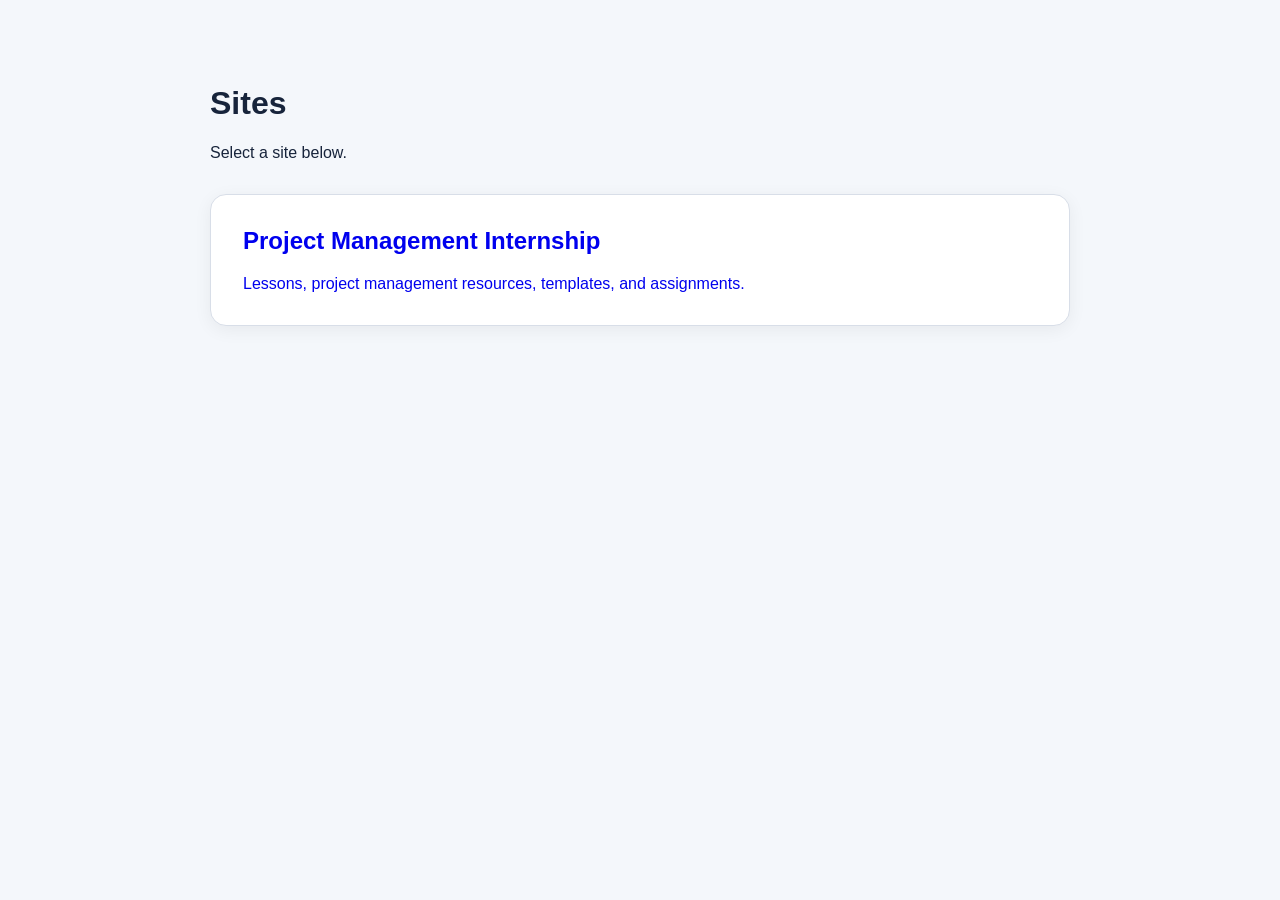
<file: index.html>
<!DOCTYPE html>
<html lang="en">
<head>
  <meta charset="UTF-8">
  <meta name="viewport" content="width=device-width, initial-scale=1.0">
  <title>Maddalena Romano | Sites</title>
  <link rel="stylesheet" href="assets/style.css">
  <style>
    .site-home { max-width: 900px; margin: 0 auto; padding: 4rem 1.25rem; }
    .site-card { display:block; margin-top:2rem; padding:2rem; border:1px solid #d8dee8; border-radius:16px; text-decoration:none; background:#fff; box-shadow:0 4px 18px rgba(0,0,0,.06); }
    .site-card h2 { margin-top:0; }
    .site-card p { margin-bottom:0; }
  </style>
</head>
<body>
  <main class="site-home">
    <h1>Sites</h1>
    <p>Select a site below.</p>
    <a class="site-card" href="project-management.html">
      <h2>Project Management Internship</h2>
      <p>Lessons, project management resources, templates, and assignments.</p>
    </a>
  </main>
</body>
</html>
</file>
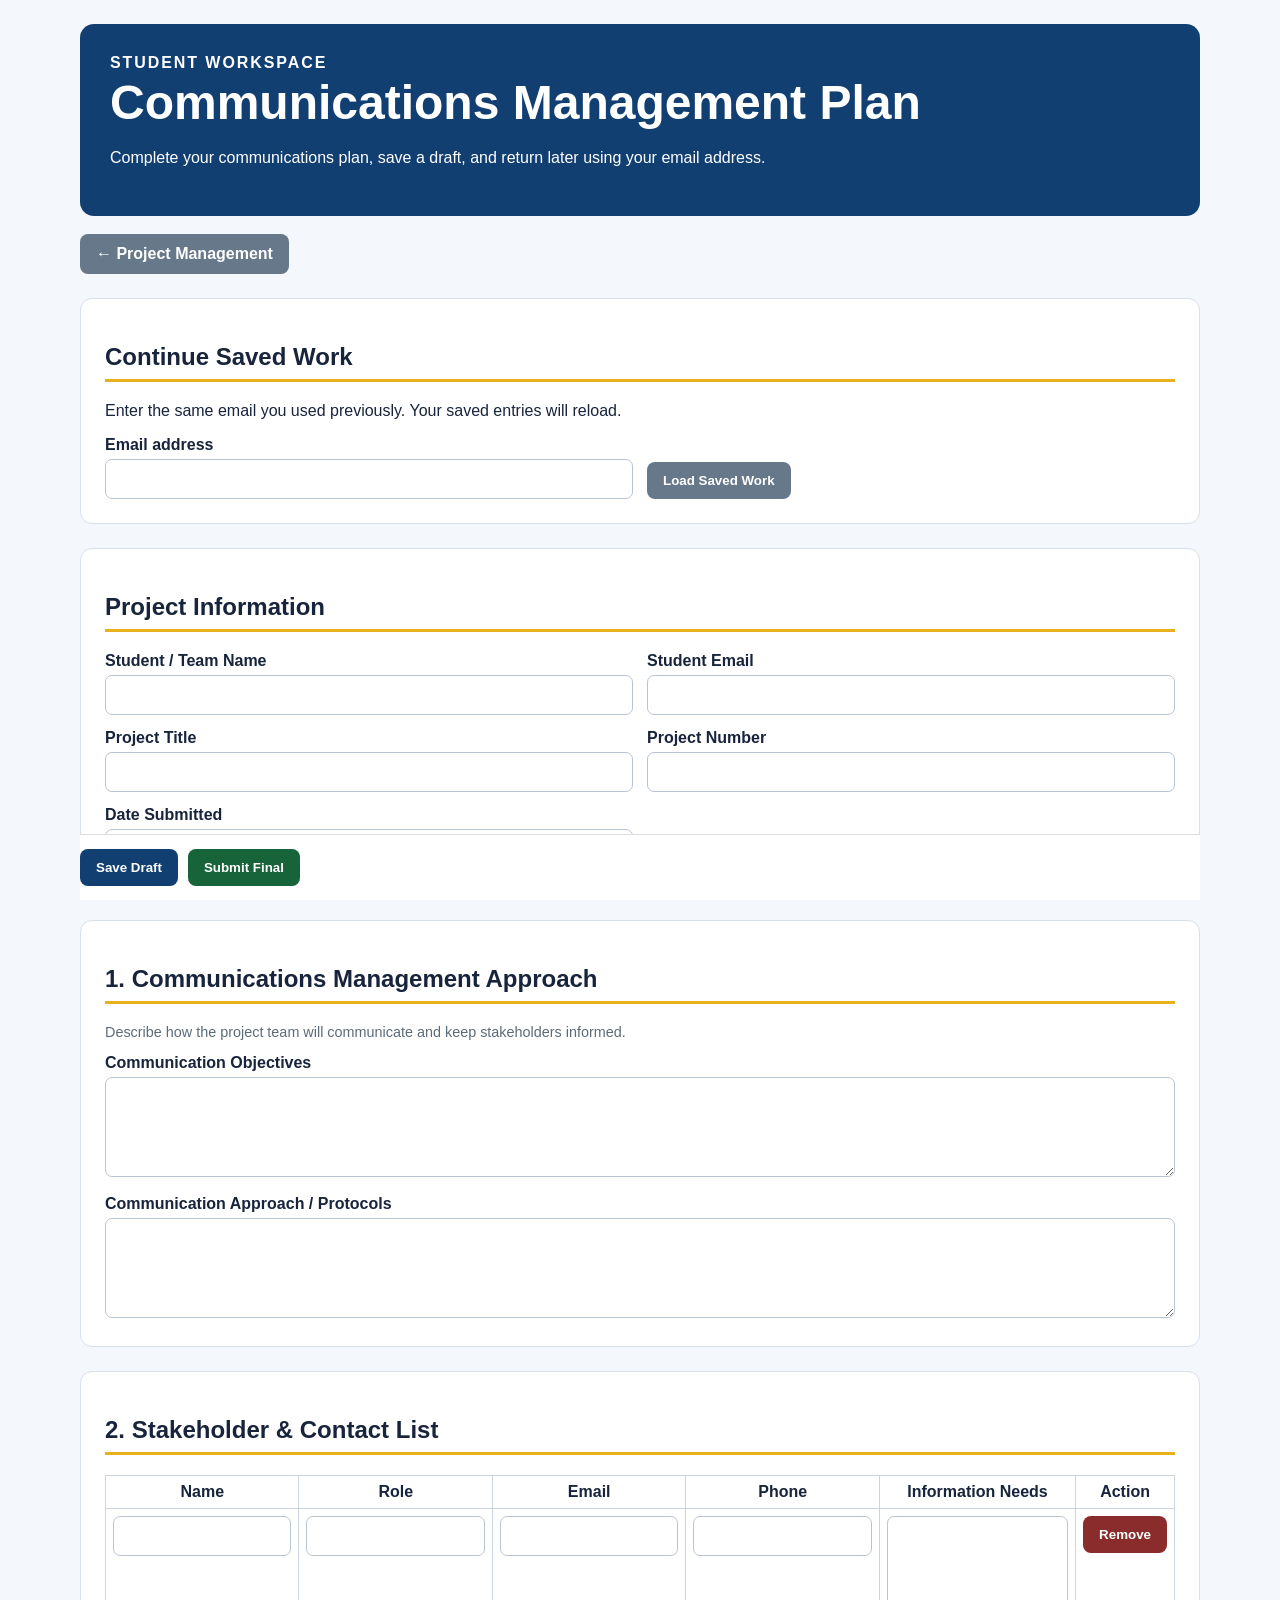
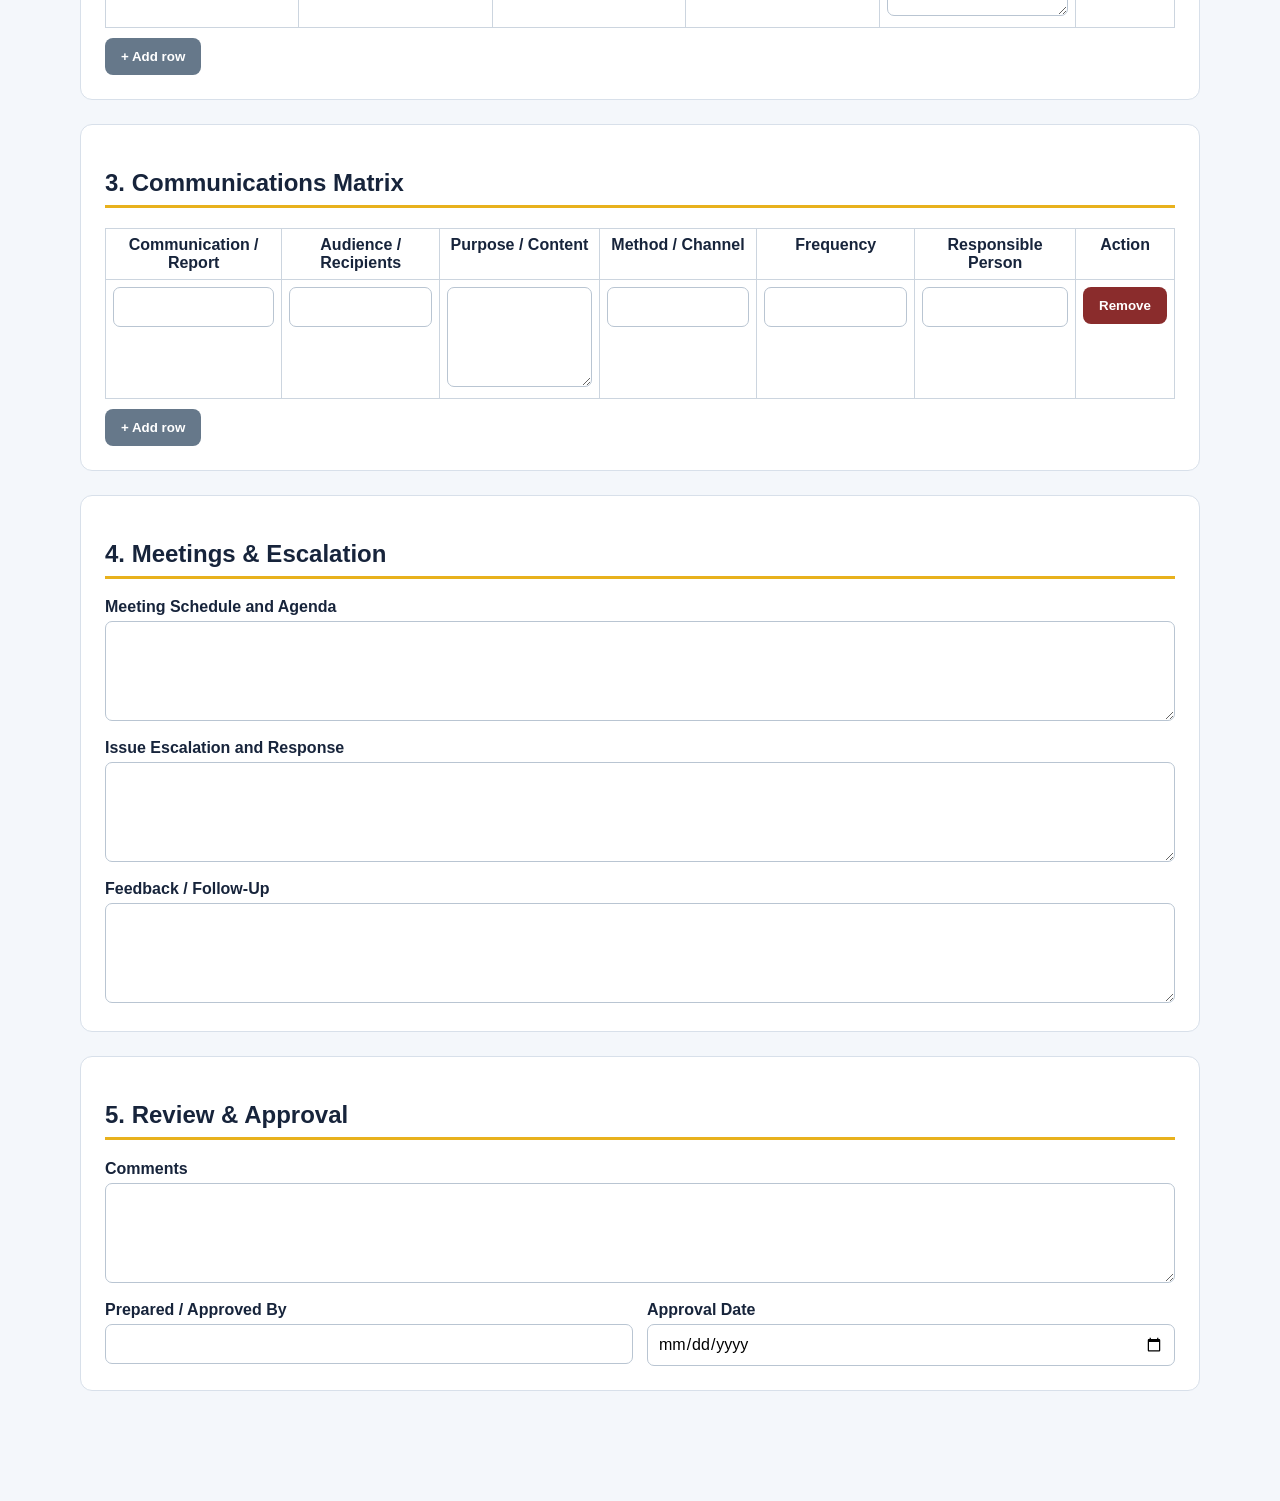
<file: communications-plan-form.html>
<!doctype html><html lang="en"><head><meta charset="utf-8"><meta name="viewport" content="width=device-width,initial-scale=1"><link rel="stylesheet" href="assets/style.css"><title>Communications Management Plan</title></head><body class="plan-page"><header class="site-header"><div class="wrap"><div class="eyebrow">Student Workspace</div><h1>Communications Management Plan</h1><p class="lead">Complete your communications plan, save a draft, and return later using your email address.</p></div></header><main class="wrap"><div class="nav"><a class="btn secondary" href="project-management.html">← Project Management</a></div><section class="form-section load-panel"><h2 class="section-title">Continue Saved Work</h2><p>Enter the same email you used previously. Your saved entries will reload.</p><div class="form-grid"><div><label for="loadEmail">Email address</label><input type="email" id="loadEmail" autocomplete="email"></div><div style="align-self:end"><button type="button" class="secondary" id="loadSaved">Load Saved Work</button></div></div></section><form data-formtype="communications-plan"><input type="hidden" name="recordId"><section class="form-section"><h2 class="section-title">Project Information</h2><div class="form-grid"><div class=""><label for="studentTeam">Student / Team Name</label><input id="studentTeam" name="studentTeam" type="text"></div><div class=""><label for="email">Student Email</label><input id="email" name="email" type="email"></div><div class=""><label for="projectTitle">Project Title</label><input id="projectTitle" name="projectTitle" type="text"></div><div class=""><label for="projectNo">Project Number</label><input id="projectNo" name="projectNo" type="text"></div><div class=""><label for="dateSubmitted">Date Submitted</label><input id="dateSubmitted" name="dateSubmitted" type="date"></div></div></section><section class="form-section"><h2 class="section-title">1. Communications Management Approach</h2><p class="help">Describe how the project team will communicate and keep stakeholders informed.</p><div class="form-grid"><div class="full"><label for="communicationObjectives">Communication Objectives</label><textarea id="communicationObjectives" name="communicationObjectives"></textarea></div><div class="full"><label for="communicationApproach">Communication Approach / Protocols</label><textarea id="communicationApproach" name="communicationApproach"></textarea></div></div></section><section class="form-section"><h2 class="section-title">2. Stakeholder & Contact List</h2><div class="table-scroll"><table class="repeat" id="stakeholders"><thead><tr><th data-field="Name" data-type="text">Name</th><th data-field="Role" data-type="text">Role</th><th data-field="Email" data-type="email">Email</th><th data-field="Phone" data-type="text">Phone</th><th data-field="Information Needs" data-type="textarea">Information Needs</th><th>Action</th></tr></thead><tbody></tbody></table></div><button type="button" class="secondary" data-add="stakeholders">+ Add row</button></section><section class="form-section"><h2 class="section-title">3. Communications Matrix</h2><div class="table-scroll"><table class="repeat" id="communications"><thead><tr><th data-field="Communication / Report" data-type="text">Communication / Report</th><th data-field="Audience / Recipients" data-type="text">Audience / Recipients</th><th data-field="Purpose / Content" data-type="textarea">Purpose / Content</th><th data-field="Method / Channel" data-type="text">Method / Channel</th><th data-field="Frequency" data-type="text">Frequency</th><th data-field="Responsible Person" data-type="text">Responsible Person</th><th>Action</th></tr></thead><tbody></tbody></table></div><button type="button" class="secondary" data-add="communications">+ Add row</button></section><section class="form-section"><h2 class="section-title">4. Meetings & Escalation</h2><div class="form-grid"><div class="full"><label for="meetingPlan">Meeting Schedule and Agenda</label><textarea id="meetingPlan" name="meetingPlan"></textarea></div><div class="full"><label for="escalation">Issue Escalation and Response</label><textarea id="escalation" name="escalation"></textarea></div><div class="full"><label for="feedback">Feedback / Follow-Up</label><textarea id="feedback" name="feedback"></textarea></div></div></section><section class="form-section"><h2 class="section-title">5. Review & Approval</h2><div class="form-grid"><div class="full"><label for="comments">Comments</label><textarea id="comments" name="comments"></textarea></div><div class=""><label for="studentApproval">Prepared / Approved By</label><input id="studentApproval" name="studentApproval" type="text"></div><div class=""><label for="approvalDate">Approval Date</label><input id="approvalDate" name="approvalDate" type="date"></div></div></section><div class="actions"><button type="button" id="saveDraft">Save Draft</button><button type="button" class="final" id="submitFinal">Submit Final</button></div><div class="status" id="status" aria-live="polite"></div></form></main>
  <script>
    const ENDPOINT='https://script.google.com/macros/s/AKfycby_081Jw4wJpxCyVWt7ig962isqKTULkVBSA24NgdzTlSlfjLYQu4fgpLpsYik9DXpn/exec';
const form=document.querySelector('form'),statusEl=document.getElementById('status');
function rows(t){return [...t.tBodies[0].rows].map(r=>{let o={};r.querySelectorAll('[data-field]').forEach(x=>o[x.dataset.field]=x.value);return o}).filter(o=>Object.values(o).some(Boolean));}
function makeRow(t,values={}){const tr=document.createElement('tr');[...t.tHead.rows[0].cells].slice(0,-1).forEach(h=>{const td=document.createElement('td');const name=h.dataset.field;const type=h.dataset.type||'text';const el=(type==='textarea'?document.createElement('textarea'):document.createElement('input'));if(type!=='textarea')el.type=type;el.dataset.field=name;el.value=values[name]||'';td.append(el);tr.append(td)});const td=document.createElement('td');const b=document.createElement('button');b.type='button';b.className='danger';b.textContent='Remove';b.onclick=()=>{if(t.tBodies[0].rows.length>1)tr.remove();else tr.querySelectorAll('input,textarea').forEach(x=>x.value='')};td.append(b);tr.append(td);t.tBodies[0].append(tr)}
document.querySelectorAll('table.repeat').forEach(t=>makeRow(t));document.querySelectorAll('[data-add]').forEach(b=>b.onclick=()=>makeRow(document.getElementById(b.dataset.add)));
function collect(){const d={};new FormData(form).forEach((v,k)=>d[k]=v);document.querySelectorAll('table.repeat').forEach(t=>d[t.id]=rows(t));return d}
async function send(req){if(ENDPOINT.startsWith('PASTE_'))throw Error('Paste your Apps Script /exec URL into this HTML file first.');const r=await fetch(ENDPOINT,{method:'POST',headers:{'Content-Type':'text/plain;charset=utf-8'},body:JSON.stringify(req)});const j=await r.json();if(!j.ok)throw Error(j.error||'Request failed');return j}
async function save(mode){statusEl.textContent='Saving…';try{const d=collect();if(!d.email.trim())throw Error('Enter your email address first.');const j=await send({action:'save',formType:form.dataset.formtype,mode,data:d});form.elements.recordId.value=j.recordId;statusEl.textContent=(mode==='final'?'Final submitted':'Draft saved')+' successfully.'}catch(e){statusEl.textContent='Could not save: '+e.message}}
async function load(){statusEl.textContent='Loading…';try{const email=(document.getElementById('loadEmail').value||form.elements.email.value).trim();if(!email)throw Error('Enter your email address.');const j=await send({action:'loadByEmail',formType:form.dataset.formtype,email});const d=j.data||{};Object.entries(d).forEach(([k,v])=>{const el=form.elements[k];if(el&&!Array.isArray(v)&&typeof v!=='object')el.value=v??''});document.querySelectorAll('table.repeat').forEach(t=>{t.tBodies[0].replaceChildren();(d[t.id]?.length?d[t.id]:[{}]).forEach(x=>makeRow(t,x))});statusEl.textContent='Saved work loaded for '+email+'.'}catch(e){statusEl.textContent='Could not load: '+e.message}}
document.getElementById('saveDraft').onclick=()=>save('draft');document.getElementById('submitFinal').onclick=()=>save('final');document.getElementById('loadSaved').onclick=load;
</script></body></html>
</file>
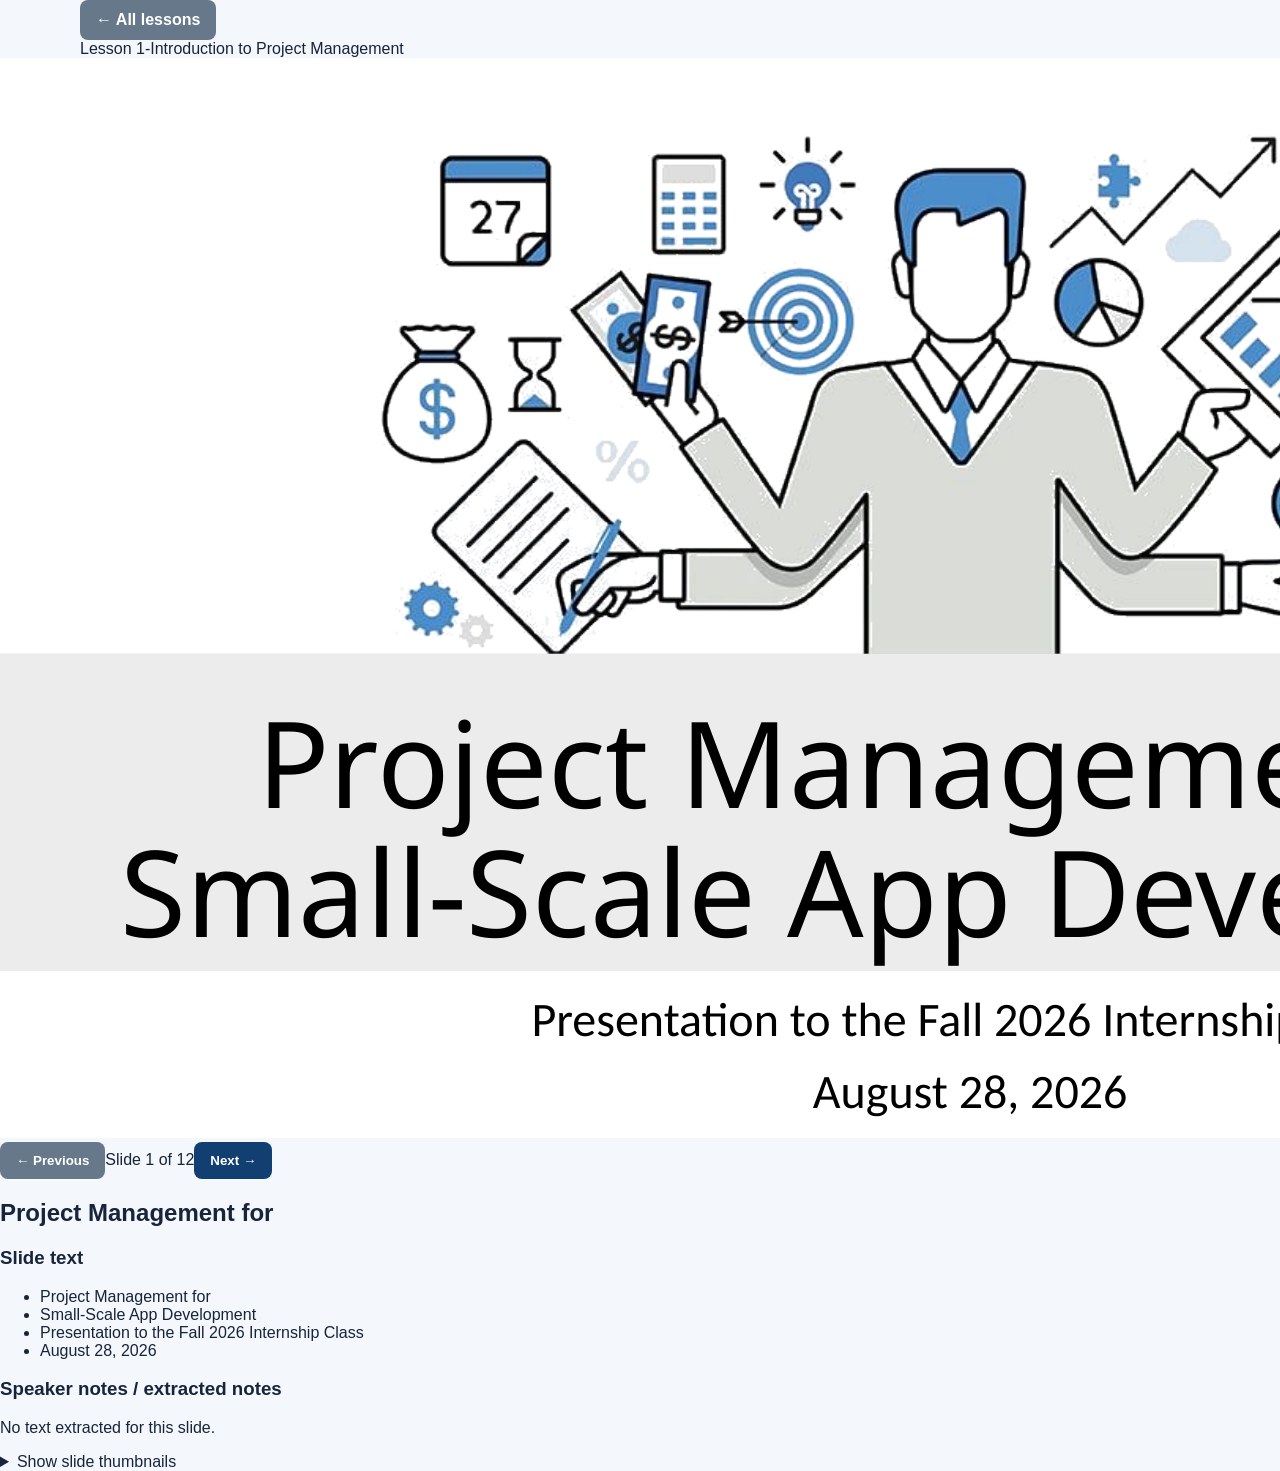
<file: lesson-1.html>
<!doctype html><html lang="en"><head><meta charset="utf-8"><meta name="viewport" content="width=device-width,initial-scale=1"><title>Lesson 1-Introduction to Project Management</title><link rel="stylesheet" href="assets/style.css"></head><body><nav class="lesson-top"><div class="wrap"><a class="btn secondary" href="project-management.html">← All lessons</a><div class="nav-title">Lesson 1-Introduction to Project Management</div></div></nav><main class="slide-shell"><section class="slide-card"><div class="viewer"><img id="slideImage" src="" alt=""></div><div class="slide-meta"><div class="controls"><button class="btn secondary" id="prev">← Previous</button><span id="progress" class="progress"></span><button class="btn" id="next">Next →</button></div><h1 id="slideTitle"></h1><div class="transcript"><div class="box"><h3>Slide text</h3><div id="slideText"></div></div><div class="box"><h3>Speaker notes / extracted notes</h3><div id="notesText"></div></div></div><details><summary>Show slide thumbnails</summary><div class="thumbs"><a href="#slide-1" onclick="show(0); return false;"><img src="assets/slides/lesson-1/slide-01.png" alt="Thumbnail for slide 1"><small>1. Project Management for</small></a>
<a href="#slide-2" onclick="show(1); return false;"><img src="assets/slides/lesson-1/slide-02.png" alt="Thumbnail for slide 2"><small>2. What to Expect</small></a>
<a href="#slide-3" onclick="show(2); return false;"><img src="assets/slides/lesson-1/slide-03.png" alt="Thumbnail for slide 3"><small>3. Student Intake</small></a>
<a href="#slide-4" onclick="show(3); return false;"><img src="assets/slides/lesson-1/slide-04.png" alt="Thumbnail for slide 4"><small>4. Choosing a Project</small></a>
<a href="#slide-5" onclick="show(4); return false;"><img src="assets/slides/lesson-1/slide-05.png" alt="Thumbnail for slide 5"><small>5. Cyclomedia Demo</small></a>
<a href="#slide-6" onclick="show(5); return false;"><img src="assets/slides/lesson-1/slide-06.png" alt="Thumbnail for slide 6"><small>6. https://www.pmac-agpc.ca/project-management-t</small></a>
<a href="#slide-7" onclick="show(6); return false;"><img src="assets/slides/lesson-1/slide-07.png" alt="Thumbnail for slide 7"><small>7. Objectives</small></a>
<a href="#slide-8" onclick="show(7); return false;"><img src="assets/slides/lesson-1/slide-08.png" alt="Thumbnail for slide 8"><small>8. Some Definitions</small></a>
<a href="#slide-9" onclick="show(8); return false;"><img src="assets/slides/lesson-1/slide-09.png" alt="Thumbnail for slide 9"><small>9. What are project constraints?</small></a>
<a href="#slide-10" onclick="show(9); return false;"><img src="assets/slides/lesson-1/slide-10.png" alt="Thumbnail for slide 10"><small>10. Project Management Framework</small></a>
<a href="#slide-11" onclick="show(10); return false;"><img src="assets/slides/lesson-1/slide-11.png" alt="Thumbnail for slide 11"><small>11. Keep in Mind the Following Concepts</small></a>
<a href="#slide-12" onclick="show(11); return false;"><img src="assets/slides/lesson-1/slide-12.png" alt="Thumbnail for slide 12"><small>12. Assignment: Choose your project</small></a></div></details></div></section></main><script>window.SLIDES=[{"n": 1, "title": "Project Management for", "text": ["Project Management for", "Small-Scale App Development", "Presentation to the Fall 2026 Internship Class", "August 28, 2026"], "notes": [], "image": "assets/slides/lesson-1/slide-01.png"}, {"n": 2, "title": "What to Expect", "text": ["What to Expect", "Attendance it HIGHLY recommended", "First Month is fast-paced, other months are dedicated to development", "Data Collection is MANDATORY", "Learning Objective", "Demonstrate Project Management basics as you develop your own web app"], "notes": [], "image": "assets/slides/lesson-1/slide-02.png"}, {"n": 3, "title": "Student Intake", "text": ["Student Intake", "Please fill out this form."], "notes": [], "image": "assets/slides/lesson-1/slide-03.png"}, {"n": 4, "title": "Choosing a Project", "text": ["Choosing a Project", "You will rank which project you like best. I will make the assignments using your preferences.", "Calculating Street Width ROW", "Drinking Fountain Walkability Analysis", "Wind Load Capacity", "Rating Street Light base conditions", "Snapping Parking Regulations to the Curb"], "notes": [], "image": "assets/slides/lesson-1/slide-04.png"}, {"n": 5, "title": "Cyclomedia Demo", "text": ["Cyclomedia Demo"], "notes": [], "image": "assets/slides/lesson-1/slide-05.png"}, {"n": 6, "title": "https://www.pmac-agpc.ca/project-management-tree-swing-story", "text": ["https://www.pmac-agpc.ca/project-management-tree-swing-story"], "notes": [], "image": "assets/slides/lesson-1/slide-06.png"}, {"n": 7, "title": "Objectives", "text": ["Objectives", "understand what a project is, and the difference between a project, program, and a product;", "grasp the relationship between a project's objectives and the mission and goals of the organization for which the project is being carried out;", "describe project management and its key elements;", "characterize the organizational and business context of a project (project team, stakeholders, and business requirements); and", "recognize the factors that contribute to an effective project plan and management approach."], "notes": [], "image": "assets/slides/lesson-1/slide-07.png"}, {"n": 8, "title": "Some Definitions", "text": ["Some Definitions", "Follow the approaches and practices espoused by the Project Management Institute (PMI)", "Project: temporary endeavor undertaken to create a unique product or service (clear start and end dates and well-defined end results or deliverables)", "Deliverables: a specific product or defined result for work carried out in the project", "Project management: the application of knowledge, skills, tools, and techniques to project activities to meet the project's requirements", "Process elements: interrelated sets of activities for launching, planning, successfully executing, and formally closing out a project"], "notes": ["Why get serious about project management? For some very good reasons that directly impact the project's cost, timing, and how well it accomplishes stated requirements:", "to put the project manager, team, and the organization in the best position to meet project objectives and deliver results;", "to make the best and most efficient use of resources--primarily money and people's time; and", "to provide an effective means to anticipate and deal with changes and problems--which arise in nearly all projects."], "image": "assets/slides/lesson-1/slide-08.png"}, {"n": 9, "title": "What are project constraints?", "text": ["What are project constraints?"], "notes": ["Inherent in the definition of a project are the constraints that will affect any project. These constraints reflect the key elements of our project definition:", "It has a unique purpose and specific deliverables \u2192 Scope constraints.", "It is temporary with specific dates associated with tasks and milestones \u2192 Time constraints.", "It requires staff time, money, and physical or technological assets (e.g., software, computer hardware, etc.) \u2192 Resource constraints.", "The Scope constraints address project deliverable requirements and meeting the specifications (functionality, content, format, quality) associated with those deliverables or planned project results. The Time and Resource constraints set boundaries for planning and executing the work. These are often called the \"triple constraints\" of project management, and changing any one of these is sure to have an effect on the other two. A key ingredient in successful project management is carefully defining these constraints for each project and controlling any changes that may occur during the project. Of course any of these constraints can be eased at any time by compromising the quality of the project."], "image": "assets/slides/lesson-1/slide-09.png"}, {"n": 10, "title": "Project Management Framework", "text": ["Project Management Framework"], "notes": ["This figure shows how the ten project management Knowledge Areas, represented as boxes arranged horizontally, reflect the needs and expectations of stakeholders and support successful project planning and execution. These knowledge area boxes: Scope, Time, Cost, Quality, Human Resources, Communications, Risk, Procurement, and Stakeholder Management have arrows that connect to a central arrow labeled as \"Project Integration Management\". Through the use of project integration management tools and techniques, these \"Knowledge Areas\" come together in project planning and execution to deliver project success--full completion of the scope within planned time and resources. Project success, represented as circular symbol connects to a box called listing multiple projects in an organization's \"project portfolio\" to deliver \"enterprise success\" represented as a circular symbol.", "Stakeholders' needs and expectations", "Stakeholders can be anyone or any organization that has an interest or involvement in the project. The term \"stakeholder\" is normally used in a general sense to identify people or organizations that will have some role in a project (e.g., review or approval of project deliverables) or which are more broadly impacted by the project work or results (e.g., employees or management personnel inside the organization carrying out the project). The group or organization which sponsors a project and expects to derive benefits from project results may be considered \"customers\". Project results and tangible deliverables should focus on the customers' business requirements which are work assignments and associated resource needs necessary to support an organization's mission and goals.", "Project management knowledge areas", "As described by the Project Management Institute (PMI), project management Knowledge Areas address critical concerns and practices that must be taken into account in project planning and execution. The PMI Knowledge areas are:", "Core knowledge areas", "Scope management", "Time management", "Cost management", "Quality management", "Facilitating knowledge areas", "Human resources management", "Communication management", "Risk management", "Procurement management", "Stakeholder management", "Integrative knowledge areas", "Project integration management", "A look at our syllabus reveals much of the class is organized based on these knowledge areas. It is not possible to create a project plan without a detailed look at the plan's scope, timing, and cost. In addition to these, we will discuss all of the other important knowledge areas you must be familiar with to be a successful project manager.", "Tools and techniques", "Tools and techniques can help to increase understanding in any of these knowledge areas, but are most vital in the core knowledge areas. We will explore a variety of these techniques and discuss their implementation in GIS projects. Although project management software packages can facilitate the use of these tools and techniques, the same techniques have long been used with pencil and paper.", "Project portfolios", "A project portfolio is a collection of projects that are grouped together to facilitate effective management of work to meet the projects' objectives). Project portfolio management integrates the planning and management of individual projects into a larger entity that can be aligned with an organization's mission and business requirements. The process is similar to investment portfolios that look at all holdings and attempt to achieve a balance between risk and potential reward."], "image": "assets/slides/lesson-1/slide-10.png"}, {"n": 11, "title": "Keep in Mind the Following Concepts", "text": ["Keep in Mind the Following Concepts", "definition of a project", "scope of project planning and management as explained through the PMI \"Knowledge Areas\" and \"Process Groups\"", "project constraints (scope and deliverable specifications, time, and resources)", "focus on specific project results and deliverables that meet customers' business requirements and the organization's strategic mission and goals"], "notes": [], "image": "assets/slides/lesson-1/slide-11.png"}, {"n": 12, "title": "Assignment: Choose your project", "text": ["Assignment: Choose your project", "Please rank your project choices (or at least top three) https://www.surveymonkey.com/r/5FHVSFG", "Lists of scripts we would like to see:", "Create a script that snaps LION to the NYC Roadways layer", "Create a script that scrapes representative names and contacts from the web and associates them with their district", "Create a script that maps fields from several sources into one source", "Create a script that sends an email (from Access, PowerBI, SharePoint, XL, etc.)", "Create a script that cleans data (Separates into columns, Verifies street spelling, Verifies coordinates have \u2013 or . in the right place)", "Create error log to flag any data that doesn\u2019t clean correctly", "Create error log to flag any data that doesn\u2019t geocode correctly (List should provide possible alternative geocoding addresses from similarly named streets)", "Create a script that geocodes", "Create a script that summarizes data by community district or NTA"], "notes": [], "image": "assets/slides/lesson-1/slide-12.png"}];</script><script src="assets/viewer.js"></script></body></html>
</file>
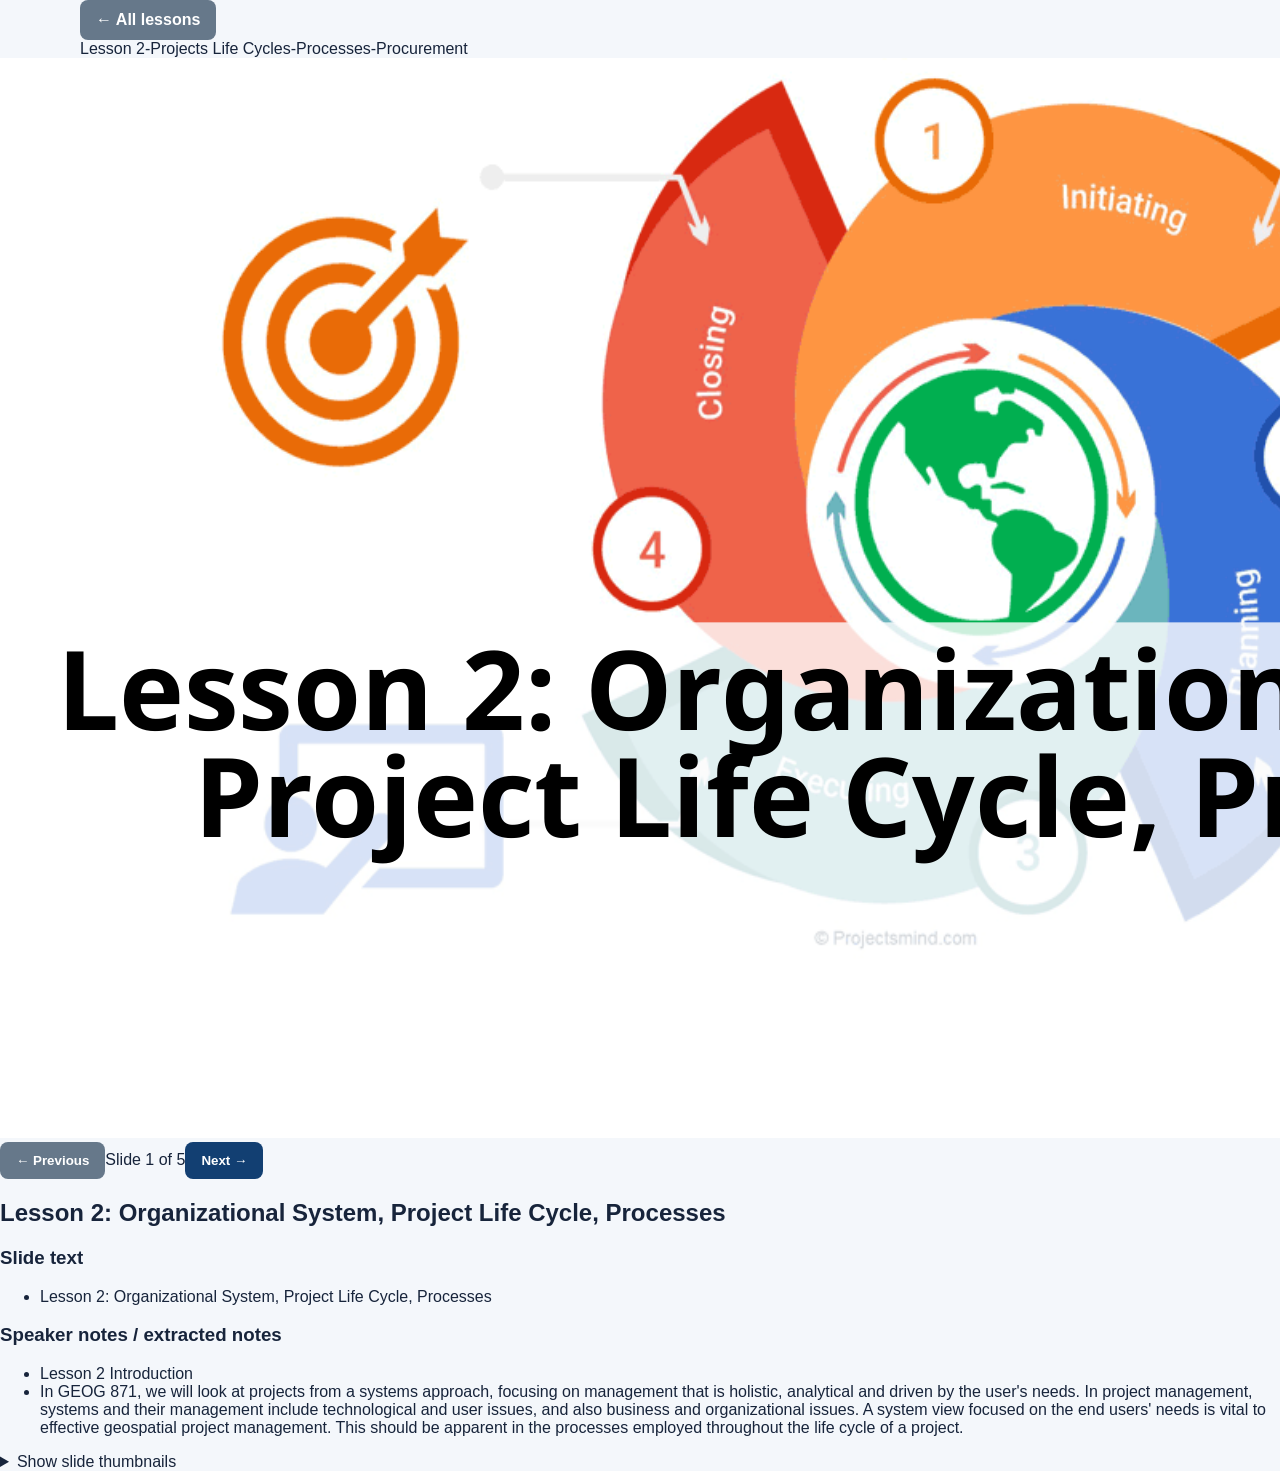
<file: lesson-2.html>
<!doctype html><html lang="en"><head><meta charset="utf-8"><meta name="viewport" content="width=device-width,initial-scale=1"><title>Lesson 2-Projects Life Cycles-Processes-Procurement</title><link rel="stylesheet" href="assets/style.css"></head><body><nav class="lesson-top"><div class="wrap"><a class="btn secondary" href="project-management.html">← All lessons</a><div class="nav-title">Lesson 2-Projects Life Cycles-Processes-Procurement</div></div></nav><main class="slide-shell"><section class="slide-card"><div class="viewer"><img id="slideImage" src="" alt=""></div><div class="slide-meta"><div class="controls"><button class="btn secondary" id="prev">← Previous</button><span id="progress" class="progress"></span><button class="btn" id="next">Next →</button></div><h1 id="slideTitle"></h1><div class="transcript"><div class="box"><h3>Slide text</h3><div id="slideText"></div></div><div class="box"><h3>Speaker notes / extracted notes</h3><div id="notesText"></div></div></div><details><summary>Show slide thumbnails</summary><div class="thumbs"><a href="#slide-1" onclick="show(0); return false;"><img src="assets/slides/lesson-2/slide-1.png" alt="Thumbnail for slide 1"><small>1. Lesson 2: Organizational System, Project Life</small></a>
<a href="#slide-2" onclick="show(1); return false;"><img src="assets/slides/lesson-2/slide-2.png" alt="Thumbnail for slide 2"><small>2. Learning Objectives</small></a>
<a href="#slide-3" onclick="show(2); return false;"><img src="assets/slides/lesson-2/slide-3.png" alt="Thumbnail for slide 3"><small>3. The Nature of Organizations</small></a>
<a href="#slide-4" onclick="show(3); return false;"><img src="assets/slides/lesson-2/slide-4.png" alt="Thumbnail for slide 4"><small>4. Phases of a Project Life Cycle</small></a>
<a href="#slide-5" onclick="show(4); return false;"><img src="assets/slides/lesson-2/slide-5.png" alt="Thumbnail for slide 5"><small>5. Project Management Process Groups</small></a></div></details></div></section></main><script>window.SLIDES=[{"n": 1, "title": "Lesson 2: Organizational System, Project Life Cycle, Processes", "text": ["Lesson 2: Organizational System, Project Life Cycle, Processes"], "notes": ["Lesson 2 Introduction", "In GEOG 871, we will look at projects from a systems approach, focusing on management that is holistic, analytical and driven by the user's needs. In project management, systems and their management include technological and user issues, and also business and organizational issues. A system view focused on the end users' needs is vital to effective geospatial project management. This should be apparent in the processes employed throughout the life cycle of a project."], "image": "assets/slides/lesson-2/slide-1.png"}, {"n": 2, "title": "Learning Objectives", "text": ["Learning Objectives", "describe organizational systems, structures, boundaries, and the roles of users, sponsors and stakeholders within and outside of the organization", "recognize the phases of a project life cycle", "describe the five project management process groups and how each occurs within each project phase", "understand the role and approach for managing project-related procurements of products and services"], "notes": [], "image": "assets/slides/lesson-2/slide-2.png"}, {"n": 3, "title": "The Nature of Organizations", "text": ["The Nature of Organizations", "Mission Statement describes the overall purpose of an organization", "Organizational Structure is how an organization approaches business in general and projects in particular", "Functional", "Project", "Matrix"], "notes": ["Nearly all organizations that use GIS share some common program and project management concerns and practices, but there are differences of mission, mandate, and structure among public, private, and non-profit organizations that affect how they use and manage GIS. An effective manager should acquire a solid understanding of the workings and structure of his or her organization and the external organizations with which it may interact in providing GIS products and services. This is important because a GIS project or program manager has a responsibility to support the organization\u2019s mission and work within the established laws and policies. It is also likely, if not certain, that a GIS manager will need to coordinate with external organizations in the sharing of data or project coordination. Public-sector governmental agencies at the local, regional, state, and national level have been focal points of GIS implementation because their missions require the collection and use of maps and geographically referenced information. Croswell and Fries (2004) explain the prominence of GIS in the public sector. Private sector organizations using GIS technology include private utility companies, resource and land development firms, surveying and engineering services companies, geographic data providers, commercial and retail businesses, and many other types of private companies. They are profit-driven and use GIS to support their lines of business to develop, integrate, and deliver products and services to customers. Refer to Croswell, Section 1.4 for more information about organizations' use of GIS technology.", "Mission Statement", "How do you get to know what an organization is about? Stephen Covey, author of The Seven Habits of Highly Effective People, would suggest you look at their mission statement. A mission statement describes the overall purpose of an organization. What purpose does it serve? A good mission statement should reflect the organization's business and values. In short, it is a concise description of the organization's reason for existing and the basis for the work that it does. Most organizations have formal mission statements and often a set of high-level strategic goals.", "Organizational Structure", "If the mission statement is a concise characterization of an organization's purpose, the organizational structure is its foundation for accomplishing work that accomplishes the mission. An organizational structure is the most obvious indication of how an organization approaches business in general and projects in particular. The focus here is roles and responsibilities. This structure is generally laid out in great detail in the organizational chart and establishes communication and authority relationships among organizational units. Organizational structures can be classified into three general types:", "In a functional structure, GIS analysts may report to an Information Technology manager or vice president who would report to the Chief Information Officer (CIO) or Chief Executive Officer (CEO). In a project structure, GIS analysts may report to the GIS program manager or project manager who reports to the CIO or CEO. In a matrix structure, GIS analysts may report to both an IT manager and a GIS program manager, depending on his or her roles and responsibilities. Of course, depending on the hierarchical structure of the organization, there may be several additional levels of management. Each of these structures has different advantages and disadvantages. Check out the hyperlink under \"Site Visit\" below for discussion of these organizational structures from a project manager's viewpoint. Read Schwalbe, Section 2.2 and Croswell, Section 3.1 for more information about organizational structures."], "image": "assets/slides/lesson-2/slide-3.png"}, {"n": 4, "title": "Phases of a Project Life Cycle", "text": ["Phases of a Project Life Cycle"], "notes": ["Phases of a Project Life Cycle", "Organizations do projects, and the analogy of a project having a life cycle is appropriate in many ways. In Lesson 1, we talked about a project as a temporary endeavor. If you've ever been involved in a project you've despised, this is great news, it has to end sometime! Projects are also conceived and go through phases. We will break down projects into four phases:", "Concept", "Development", "Implementation", "Close-out", "The concept and development phases look at the project feasibility. The concept phase involves a rough assessment of the project, why it may be beneficial, and preliminary cost estimates. Projects that require too large an investment in time, or are inappropriate or too expensive for an organization, should be disregarded or culled at this time. In this class, we will move through the concept phase in Lesson 3 and create a summary document called a project charter.", "The development phase fleshes out all aspects of the project charter, including what the project will accomplish, who will do the work, how much time it will take, and what it will cost. At the end of the development phase, no actual work has been done on the project, although all of the planning is complete. In this class, we will move through the development phase in Lessons 4-10 and create a summary document called a project plan.", "The implementation and close-out phases focus on doing and delivering the work for the project. In the implementation phase, the team creates those things outlined in the project plan, called the deliverables. Implementation also involves controlling any changes to the plan, including changes in budget, timing, or deliverables. In the close-out phase, the work is complete and delivered. In this phase, the customer may be queried regarding the acceptability and quality of the project. In this class, we will not have time to work a project through the implementation and close-out phases."], "image": "assets/slides/lesson-2/slide-4.png"}, {"n": 5, "title": "Project Management Process Groups", "text": ["Project Management Process Groups"], "notes": ["Project Management Process Groups", "Describing a project by its life cycle is a useful analogy, but it lacks important detail. Namely, it doesn't describe the processes necessary to move from one phase to another. We will group these processes into five categories, all of which can and should occur in each phase of a project's life. These processes, as defined by the PMI and illustrated in Figure 2-1 are:", "Initiating", "Planning", "Executing", "Controlling", "Closing", "Initiating processes are actions that begin a phase of a project. For example, most organizations will not begin work on a project for another organization until a formal contract is signed. In this case, moving from the development phase to the implementation phase is dependent on an initiating process. Planning processes ensure projects align with an organization's mission. For example, an organization may plan an outcome assessment at the close-out phase of a project. Executing processes coordinate people, resources, and activities to accomplish work (following tasks in the project plan and completing project deliverables). This Executing process group is the place where work actually gets done--all of the other process groups support project execution activities. Controlling processes are designed to ensure project success. An extension of a deadline at no cost to the client would be an example of a controlling process. Finally, Closing processes end a phase or project. Creating an archive of a GIS project is an example of a closing process. In addition, the PMI suggests documenting \"lessons learned\" to serve as a project knowledge base for future projects. A Lessons Learned knowledge base is a summary of work, practices, methods that worked well or should be avoided."], "image": "assets/slides/lesson-2/slide-5.png"}];</script><script src="assets/viewer.js"></script></body></html>
</file>
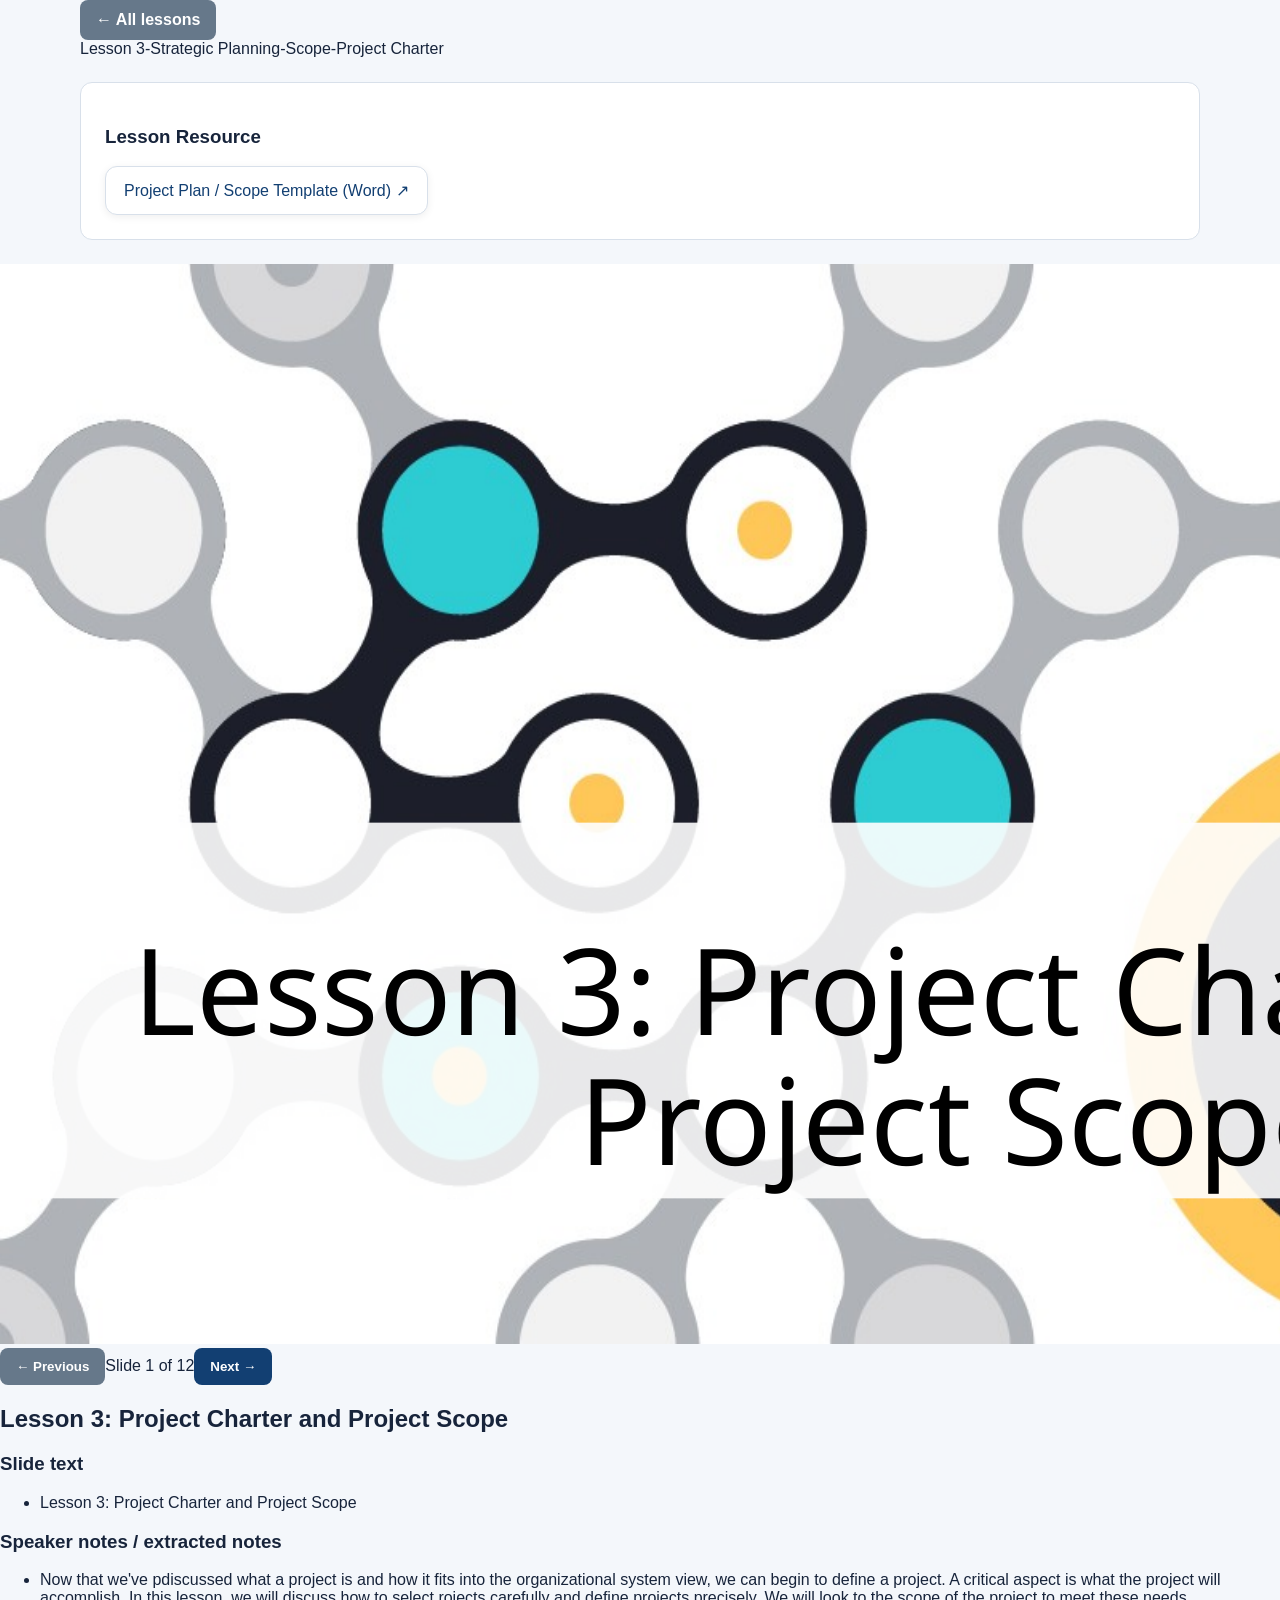
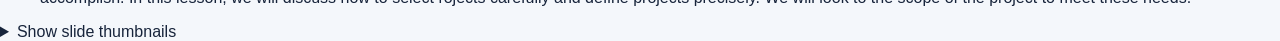
<file: lesson-3.html>
<!doctype html><html lang="en"><head><meta charset="utf-8"><meta name="viewport" content="width=device-width,initial-scale=1"><title>Lesson 3-Strategic Planning-Scope-Project Charter</title><link rel="stylesheet" href="assets/style.css"></head><body><nav class="lesson-top"><div class="wrap"><a class="btn secondary" href="project-management.html">← All lessons</a><div class="nav-title">Lesson 3-Strategic Planning-Scope-Project Charter</div></div></nav><div class="wrap"><section class="resources-section"><h3>Lesson Resource</h3><div class="resource-links"><a class="resource-link" href="resources/Project-Plan-Scope-Template.docx" target="_blank" rel="noopener noreferrer">Project Plan / Scope Template (Word) ↗</a></div></section></div><main class="slide-shell"><section class="slide-card"><div class="viewer"><img id="slideImage" src="" alt=""></div><div class="slide-meta"><div class="controls"><button class="btn secondary" id="prev">← Previous</button><span id="progress" class="progress"></span><button class="btn" id="next">Next →</button></div><h1 id="slideTitle"></h1><div class="transcript"><div class="box"><h3>Slide text</h3><div id="slideText"></div></div><div class="box"><h3>Speaker notes / extracted notes</h3><div id="notesText"></div></div></div><details><summary>Show slide thumbnails</summary><div class="thumbs"><a href="#slide-1" onclick="show(0); return false;"><img src="assets/slides/lesson-3/slide-01.png" alt="Thumbnail for slide 1"><small>1. Lesson 3: Project Charter and Project Scope</small></a>
<a href="#slide-2" onclick="show(1); return false;"><img src="assets/slides/lesson-3/slide-02.png" alt="Thumbnail for slide 2"><small>2. Learning Objectives</small></a>
<a href="#slide-3" onclick="show(2); return false;"><img src="assets/slides/lesson-3/slide-03.png" alt="Thumbnail for slide 3"><small>3. Assignment Schedule</small></a>
<a href="#slide-4" onclick="show(3); return false;"><img src="assets/slides/lesson-3/slide-04.png" alt="Thumbnail for slide 4"><small>4. Some Definitions</small></a>
<a href="#slide-5" onclick="show(4); return false;"><img src="assets/slides/lesson-3/slide-05.png" alt="Thumbnail for slide 5"><small>5. Strategic Plan</small></a>
<a href="#slide-6" onclick="show(5); return false;"><img src="assets/slides/lesson-3/slide-06.png" alt="Thumbnail for slide 6"><small>6. Project Charters</small></a>
<a href="#slide-7" onclick="show(6); return false;"><img src="assets/slides/lesson-3/slide-07.png" alt="Thumbnail for slide 7"><small>7. Project Scope and Deliverables</small></a>
<a href="#slide-8" onclick="show(7); return false;"><img src="assets/slides/lesson-3/slide-08.png" alt="Thumbnail for slide 8"><small>8. Project Scope Statement</small></a>
<a href="#slide-9" onclick="show(8); return false;"><img src="assets/slides/lesson-3/slide-09.png" alt="Thumbnail for slide 9"><small>9. Project Life Cycle</small></a>
<a href="#slide-10" onclick="show(9); return false;"><img src="assets/slides/lesson-3/slide-10.png" alt="Thumbnail for slide 10"><small>10. Requirements Classification</small></a>
<a href="#slide-11" onclick="show(10); return false;"><img src="assets/slides/lesson-3/slide-11.png" alt="Thumbnail for slide 11"><small>11. Gathering Business Requirements</small></a>
<a href="#slide-12" onclick="show(11); return false;"><img src="assets/slides/lesson-3/slide-12.png" alt="Thumbnail for slide 12"><small>12. Functional Vs Non-Functional Requirements</small></a></div></details></div></section></main><script>window.SLIDES=[{"n": 1, "title": "Lesson 3: Project Charter and Project Scope", "text": ["Lesson 3: Project Charter and Project Scope"], "notes": ["Now that we've pdiscussed what a project is and how it fits into the organizational system view, we can begin to define a project. A critical aspect is what the project will accomplish. In this lesson, we will discuss how to select rojects carefully and define projects precisely. We will look to the scope of the project to meet these needs."], "image": "assets/slides/lesson-3/slide-01.png"}, {"n": 2, "title": "Learning Objectives", "text": ["Learning Objectives", "understand how projects and use should address an organization's mission and business needs", "describe how strategic planning should influence projects undertaken by an organization;", "define the scope of a project and its relationship to deliverables;", "understand how to identify project benefits and prepare a convincing business case justification; and", "describe the importance, use, and design of a project charter."], "notes": [], "image": "assets/slides/lesson-3/slide-02.png"}, {"n": 3, "title": "Assignment Schedule", "text": ["Assignment Schedule", "Data Gathering: Where are we with the current assignments?", "Friday, 2/11: Project Charter is due", "Wednesday, 2/9-Wednesday, 2/16: Schedule Business Requirement gathering interview with stakeholders", "Friday, 2/18: Business Requirements document is due", "TBD: Scope document write-up is due", "TBD: Functional Requirement document is due", "TBD: Work breakdown structure, Gantt chart, and Network diagram is due"], "notes": [], "image": "assets/slides/lesson-3/slide-03.png"}, {"n": 4, "title": "Some Definitions", "text": ["Some Definitions", "Strategic plan: addresses long-term objectives of an organization and ties the organization's mission to its business requirements", "Project charter: a document that formally establishes a project and the commitment made by the organization to carry out the project. Title (including clear name of the project), author name and affiliation, and date", "Project Scope: all work that will be done to complete the project and what processes will be followed to accomplish this work.", "Project Life Cycle: the five process management groups-initiation, planning, execution, monitoring and control and closure", "Deliverables: products or specific results that are identified and defined in the project's scope of work."], "notes": [], "image": "assets/slides/lesson-3/slide-04.png"}, {"n": 5, "title": "Strategic Plan", "text": ["Strategic Plan", "Good ones include:", "identification of internal and external stakeholders;", "context\u2014the organization\u2019s mission and goals;", "critical success factors (technical, organizational, or financial variables and requirements with major influence on plan acceptance and accomplishment, e.g., staff skills, senior management support, continued funding);", "mission statement (and sometimes an accompanying Vision Statement);", "high-level goals--referring to a range of technical and organizational development areas that can be addressed by projects."], "notes": ["The strategic plan addresses long-term objectives of an organization and ties the organization's mission to its business requirements. Organizations may have a strategic plan which directs activities for the entire organization, but there are often strategic plans that provide a long-term picture and direction for major IT or GIS initiatives as well (e.g., full development of a multi-departmental enterprise GIS program for a large city government). The specific format and length of strategic plans vary considerably, but good ones include the following \"strategic foundation\" components including:", "Some strategic plans are more detailed, containing additional information on high-level work initiatives, schedule, cost projections, and a business case which financially justifies the allocation of resources to do the work. A well-crafted strategic plan provides a clear basis for specific projects that are carried out to meet stated goals and to keep project work on track. The strategic plan is also an effective tool to communicate with and engage stakeholders, senior management, and external organizations, the long-term purpose of project work."], "image": "assets/slides/lesson-3/slide-05.png"}, {"n": 6, "title": "Project Charters", "text": ["Project Charters", "Summary of project purpose and objectives", "Anticipated start date and project length", "Project manager's name", "Project sponsors (senior officials who acknowledge support for the project)", "Summary of scope and deliverables", "List of stakeholders and the group(s) for which deliverables are being prepared (e.g., users, customers)", "Projected budget and resources required (including contract or vendor costs and expected internal staff resources required)", "Business Case (summary of benefits for the organization", "Identification of the project manager and key project team members", "Management approach (summary of approach for communications, monitoring, and status reporting)", "Initial risk and major assumptions", "Formal sign-off: name, title, affiliation, and signature of senior managers and decision makers who contribute money or staff resources for project"], "notes": ["A project charter is a document that formally establishes a project and the commitment made by the organization to carry out the project. An effective charter provides a high-level description of the project and specific commitments for resources or participation by stakeholders (e.g., specific departments or offices in an organization that will have major roles in project work). In a sense, a project charter is like an internal contract that confirms and documents commitments by project participants. The PMI recommends that a formal charter be prepared for ALL projects (see PMI PMBOK Section 3). In practice, formal project charters are not the norm--but they should be. Sometimes, other types of formal documents or instruments may serve the same purpose as a Charter (e.g., memoranda of agreement or inter-agency agreements). It is a best practice to prepare a project charter for major projects in which there are multiple departments or organizations participating in project work or providing funding for project support. Some organizations may create a project charter from a standardized template, while other organizations may take a more free-form and adaptable approach. The best project charters are relatively brief with summary information about the proposed project. In some cases, they may reference more detailed, external documents (like a cost-benefit analysis or business case). While there is no single, accepted format for project charters, well-designed project charters should not include extreme project details and usually contain the following major parts:", "Title (including clear name of the project), author name and affiliation, and date", "Summary of project purpose and objectives", "Anticipated start date and project length", "Project manager's name", "Project sponsors (senior officials who acknowledge support for the project)", "Summary of scope and deliverables", "List of stakeholders and the group(s) for which deliverables are being prepared (e.g., users, customers)", "Projected budget and resources required (including contract or vendor costs and expected internal staff resources required)", "Business Case (summary of benefits for the organization", "Identification of the project manager and key project team members", "Management approach (summary of approach for communications, monitoring, and status reporting)", "Initial risk and and major assumptions", "Formal sign-off: name, title, affiliation, and signature of senior managers and decision makers who contribute money or staff resources for project", "See Croswell, Subsection 2.10 and Schwalbe, Section 4.4 for more information about project charters. There is not a single, accepted format for project charters but they are written for senior people in the organization. For this reason, charters should not include detailed scope or work plan information. Keep the charter high-level with a focus on how the project supports the organization's mission and business, the resources required, how it will be managed, and how it will benefit the organization. One example of a GIS project charter is this City GIS Web Mapping Project Charter."], "image": "assets/slides/lesson-3/slide-06.png"}, {"n": 7, "title": "Project Scope and Deliverables", "text": ["Project Scope and Deliverables", "Clearly defining the scope is a critical component of successful project management. Poorly defined scopes can result in clients getting less than they expected, project workers doing more than they expected, clients being unable to use the results, or project workers being unable to achieve the required results.", "For effective management of the project, it is critical to include, in the project's scope, a description or specifications of each deliverable--to guide the work and manage quality."], "notes": ["Once a project is identified as something that an organization would like to pursue, the first step is to define the scope. The scope refers to all work that will be done to complete the project and what processes will be followed to accomplish this work. Clearly defining the scope is a critical component of successful project management. Poorly defined scopes can result in clients getting less than they expected, project workers doing more than they expected, clients being unable to use the results, or project workers being unable to achieve the required results.", "Deliverables are products or specific results that are identified and defined in the project's scope of work. For example, in a project involving the design and development of a custom Web-based GIS application, the main deliverable is the fully developed, tested, and deployed application (ready for access by users). This and other types of GIS projects may have other defined supporting deliverables such as an application requirements/design document and user documentation. A main deliverable for a field data collection project would be the final data (after quality reviews) loaded to the organization's GIS database. For effective management of the project, it is critical to include, in the project's scope, a description or specifications of each deliverable--to guide the work and manage quality.", "Managing the scope of a project involves all of the process groups we discussed in Lesson 2 -- initiation, planning, definition, controlling, and closing. In this lesson, you will initiate the project by creating a project charter (an internal document for the City), for the City's geodatabase design and development project. In the following weeks, you will plan and define the scope of the project. An important aspect of this will be to create a detailed work breakdown structure (WBS), which we will discuss and you will create in Lesson 5. Some of the most challenging problems in project management are changes or requests for changes to scope that occur during the implementation phase of a project. Change control is vital with such issues. The topic of change management will be addressed in Lesson 8."], "image": "assets/slides/lesson-3/slide-07.png"}, {"n": 8, "title": "Project Scope Statement", "text": ["Project Scope Statement", "A scope statement usually includes the following elements:", "Project Goals & Objectives: The project requirements or acceptance criteria.", "Project Deliverables: The outcomes of project tasks.", "Project Exclusions & Constraints: As a project manager you need to explain what can\u2019t be done and why.", "Project Assumptions: Some initial assumptions that the project management team has before executing the work.", "Project Milestones: These mark important moments in your project life cycle, such as the end of a phase.", "Scope Baseline: Your original scope as you planned it. The scope baseline allows you to compare actual results against what it\u2019s in your scope statement"], "notes": [], "image": "assets/slides/lesson-3/slide-08.png"}, {"n": 9, "title": "Project Life Cycle", "text": ["Project Life Cycle", "Project Initiation", "Business case", "Feasibility study", "Project charter", "Assemble Project Team", "Set Up Project Management Office", "Kickoff meeting agenda", "Project Planning", "Project Schedule", "Project Budget", "Work Breakdown Structure", "Scope Management Plan", "Risk Management Plan", "Resource Management Plan", "Stakeholder Management Plan", "Project Execution", "Task Management", "Schedule Management", "Cost Management", "Quality Management", "Change Management", "Procurement Management", "Resource Management", "Team Collaboration", "Project Monitoring and Control", "Project Closure", "Transfer Deliverables", "Confirm Completion", "Review Documentation", "Release Resources", "Do a Post-Mortem"], "notes": ["Project Initiation", "This is the starting phase where the project manager must prove that the project has value and is feasible through a series of project management documents. Here\u2019s the most important ones:", "Business case: A business case justifies the need for the project, project objectives and return on investment.", "Feasibility study: A feasibility study proves that the project can be executed within a reasonable time and cost.", "Project charter: A project charter conveys what the project is going to deliver.", "Assemble Project Team: Resources are needed to execute any project. Before a project schedule can be made, a project team must be created. This includes creating job descriptions, roles and responsibilities. All this information can be later put into a team charter.", "Set Up Project Management Office (PMO): The project management office is usually a physical space set up for the project manager and support staff. So, the infrastructure for the project management office includes having project management software and any equipment needed.", "Kickoff meeting agenda: This project management stage culminates in a project kickoff meeting, where the project team and project stakeholders are brought together to agree upon project goals and objectives, scope and timeline.", "2. Project Planning", "The goal of the project planning phase is the creation of the project plan, which covers how every project management area will be managed during the project execution phase.", "Here\u2019s a quick overview of the most important components of a project plan. As you can see, some of them are smaller action plans to manage specific areas.", "Project Schedule: The project schedule defines a timeline for the execution of tasks and resource allocation. Project managers need to constantly monitor the project schedule with task management and time tracking tools.", "Project Budget: A project budget is the sum of all the estimated project costs. Project managers need to control costs so that they don\u2019t exceed it.", "Work Breakdown Structure (WBS): A WBS is a project planning tool that allows project managers to visualize all the activities, milestones and deliverables in their project scope, and prioritize them.", "Scope Management Plan: Explains how your project scope will be controlled throughout the project to avoid scope creep.", "Risk Management Plan: Contains a risk register where all potential risks are listed, along with the risk owner and risk mitigation strategies that would be implemented for each of them.", "Resource Management Plan: Describes how your resources will be obtained, allocated and managed throughout the project.", "Stakeholder Management Plan: Identifies all project stakeholders, prioritizes them, and explains the communication channels and conflict resolution strategies to be used.", "Project managers often lay out their project plan using a Gantt chart software, which provides a visual representation of the entire project schedule and project scope. Some Gantt charts automatically identify critical path activities.", "3. Project Execution", "The third project management phase is project execution, which is when the tasks and milestones outlined in the project plan are tackled to meet the project goals and objectives.", "The project execution phase is when project managers need to oversee all project management knowledge areas as their project progresses towards the monitoring and control phase.", "Task Management: Project managers and team members need to manage their tasks. This involves monitoring and reporting to make sure the task is being executed within the timeframe of the planned schedule. Task lists and kanban boards are two popular tools for task management.", "Schedule Management: Once a schedule is created, it must be monitored through the project execution to make sure it stays on track. Proper schedule management charts a path to keep task progress, goals, priorities and deadlines matching with the schedule.", "Cost Management: Just as a schedule is planned, so too is the budget. But that doesn\u2019t mean the job is done. As anyone with a wallet knows, money has a tendency to disappear. Project costs must be controlled to keep them within the agreed budget.", "Quality Management: Deliverables should be produced on time and within budget, but if the quality is lacking then the project isn\u2019t successful. Therefore, make sure whatever success criteria and quality requirements have been set by project stakeholders is being met.", "Change Management: Broadly, change management is a process for improving business processes, budget allocation and operations in an organization. However, when applied to project management, the focus is narrowed to the project itself and controlling changes in scope during the execution phase.", "Procurement Management: Few is the project that can be done without having to purchase, rent or contract with outside resources. This process is called procurement. Managing relationships with vendors and suppliers is what procurement management is all about.", "Resource Management: Resources are anything needed to get the project done. That includes the team, supplies, equipment, materials, etc. Resource planning includes the roles and responsibilities for the team, what they\u2019ll need and where they\u2019ll be working.", "Team Collaboration: Once the execution of the project begins, the planning leads the way, but team members need to have tools to work together so they can stay in close communications. Team collaboration can be facilitated by team-building exercises and tools that connect team members, whether they\u2019re in the same office or working remotely.", "Along the way, the project manager will reallocate resources or adjust time and scope as needed to keep the team working. In addition, they will identify and mitigate risks, deal with problems and incorporate any changes.", "4. Project Monitoring and Control", "The fourth project management phase, project monitoring and control, takes place concurrently with the execution phase of the project. It involves monitoring the progress and performance of the project to ensure it stays on schedule and within budget. Quality control procedures are applied to guarantee quality assurance.", "Reporting is also a critical part of this project management phase. First, it allows project managers to track progress, and second, it provides data for stakeholders during presentations to keep them in the loop. There are many project management reports such as project status, timesheets, workload, allocation and expense reports.", "5. Project Closure", "The fifth project management phase is project closure, in which the final project deliverables are presented to the stakeholders. Once approved, resources are released, documentation is completed and everything is signed off on.", "Here are some of the main steps of this project management phase.", "Transfer Deliverables: The project is about producing a final deliverable. That marks the end of the project execution and the beginning of the project close. Therefore, make sure all project deliverables are identified, completed and handed off to the proper party.", "Confirm Completion: At this stage, confirmation is needed from all stakeholders, clients, even the project team. That means sign-offs, so there is no confusion and last-minute change requests.", "Review Documentation: Usually, the project manager is responsible for going over all contracts and documentation to make sure everything has been okay and signed off on.", "Release Resources: Before a project is completed, the team, any contract workers, rentals, etc. must be officially released. Have a process in place to notify and make sure everyone is paid up.", "Do a Post-Mortem: A post-mortem is when the finished project is analyzed to note what worked and what didn\u2019t. This is a great way to repeat successes and repair mistakes for the next project. Don\u2019t forget to celebrate with the team! They deserve it.", "Now that we\u2019ve learned about the project management life cycle, let\u2019s take a look at some project management approaches."], "image": "assets/slides/lesson-3/slide-09.png"}, {"n": 10, "title": "Requirements Classification", "text": ["Requirements Classification"], "notes": ["Classification of requirements", "To turn your business idea into a working solution, you need to clarify the following:", "Business requirements include high-level statements of goals, objectives, and needs of your project.", "Stakeholder requirements help to find what you expect from a particular solution.", "Solution requirements describe the product characteristics that will meet your expectations and business needs. They include:", "Functional requirements describe ways a product must behave", "Nonfunctional requirements, also known as quality attributes, describe the general software characteristics"], "image": "assets/slides/lesson-3/slide-10.png"}, {"n": 11, "title": "Gathering Business Requirements", "text": ["Gathering Business Requirements"], "notes": [], "image": "assets/slides/lesson-3/slide-11.png"}, {"n": 12, "title": "Functional Vs Non-Functional Requirements", "text": ["Functional Vs Non-Functional Requirements"], "notes": ["Functional requirements", "Such requirements describe system behavior under specific conditions and include the product features and functions which web & app developers must add to the solution. Such requirements should be precise both for the development team and stakeholders.", "The list of examples of functional requirements includes:", "Business Rules", "Transaction corrections, adjustments, and cancellations", "Administrative functions", "Authentication", "Authorization levels", "Audit Tracking", "External Interfaces", "Certification Requirements", "Reporting Requirements", "Historical Data", "If your team uses Agile methodology, they will design most of the requirements in written form. Still, to present some requirements more clearly, the team can visualize them.", "The functional requirements may appear in the following forms:", "Functional requirements specification document", "The documentation includes detailed descriptions of the product's functions and capabilities. These could be a single functional requirements document or other documents, such as user stories and use cases.", "As well as the form, the specification document must consist of the following sections:", "Purpose. This section includes background, definitions, and system overview.", "Overall description. The description document consists of product vision, business rules, and assumptions.", "Specific requirements. The requirements might be database requirements, system attributes, and functional requirements."], "image": "assets/slides/lesson-3/slide-12.png"}];</script><script src="assets/viewer.js"></script></body></html>
</file>
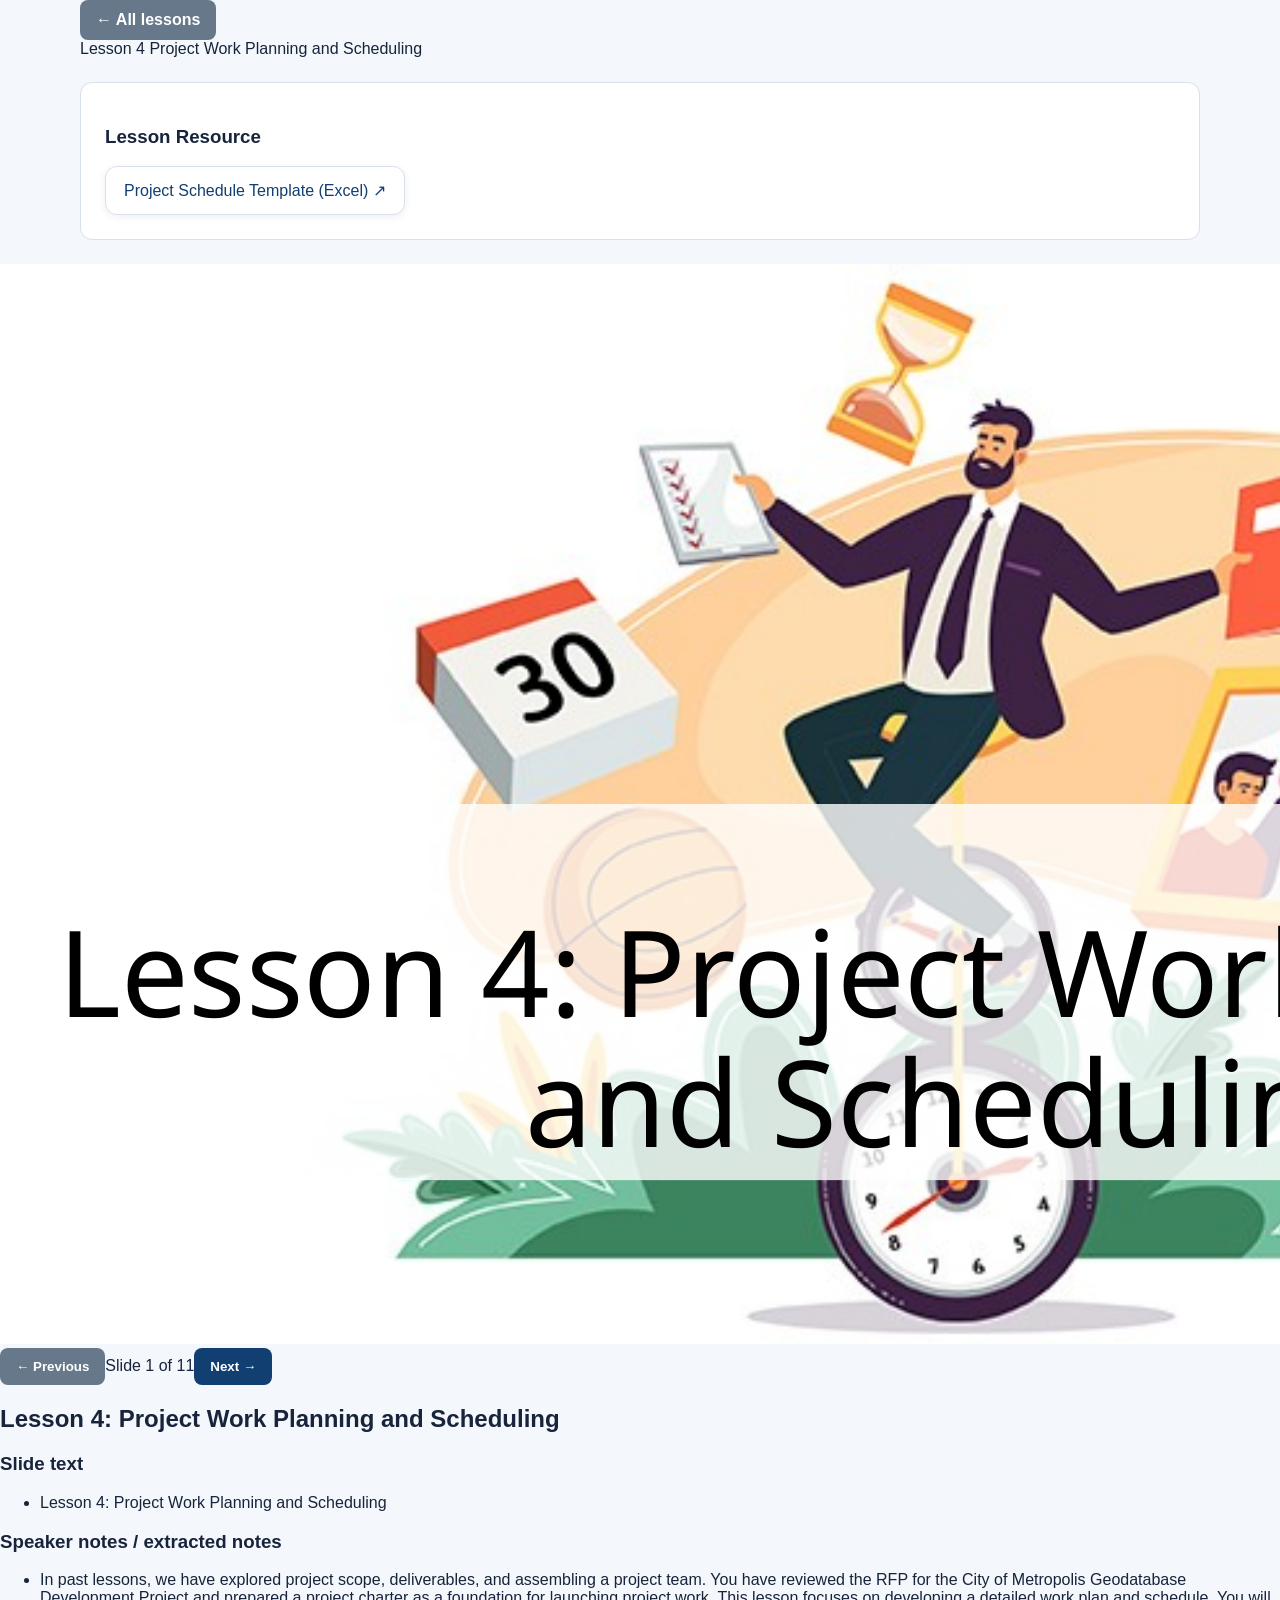
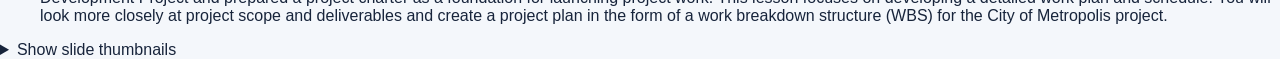
<file: lesson-4.html>
<!doctype html><html lang="en"><head><meta charset="utf-8"><meta name="viewport" content="width=device-width,initial-scale=1"><title>Lesson 4 Project Work Planning and Scheduling</title><link rel="stylesheet" href="assets/style.css"></head><body><nav class="lesson-top"><div class="wrap"><a class="btn secondary" href="project-management.html">← All lessons</a><div class="nav-title">Lesson 4 Project Work Planning and Scheduling</div></div></nav><div class="wrap"><section class="resources-section"><h3>Lesson Resource</h3><div class="resource-links"><a class="resource-link" href="resources/Project-Schedule-Template.xlsx" target="_blank" rel="noopener noreferrer">Project Schedule Template (Excel) ↗</a></div></section></div><main class="slide-shell"><section class="slide-card"><div class="viewer"><img id="slideImage" src="" alt=""></div><div class="slide-meta"><div class="controls"><button class="btn secondary" id="prev">← Previous</button><span id="progress" class="progress"></span><button class="btn" id="next">Next →</button></div><h1 id="slideTitle"></h1><div class="transcript"><div class="box"><h3>Slide text</h3><div id="slideText"></div></div><div class="box"><h3>Speaker notes / extracted notes</h3><div id="notesText"></div></div></div><details><summary>Show slide thumbnails</summary><div class="thumbs"><a href="#slide-1" onclick="show(0); return false;"><img src="assets/slides/lesson-4/slide-01.png" alt="Thumbnail for slide 1"><small>1. Lesson 4: Project Work Planning and Schedulin</small></a>
<a href="#slide-2" onclick="show(1); return false;"><img src="assets/slides/lesson-4/slide-02.png" alt="Thumbnail for slide 2"><small>2. Learning Objectives</small></a>
<a href="#slide-3" onclick="show(2); return false;"><img src="assets/slides/lesson-4/slide-03.png" alt="Thumbnail for slide 3"><small>3. Assignment Schedule</small></a>
<a href="#slide-4" onclick="show(3); return false;"><img src="assets/slides/lesson-4/slide-04.png" alt="Thumbnail for slide 4"><small>4. Articles to Read</small></a>
<a href="#slide-5" onclick="show(4); return false;"><img src="assets/slides/lesson-4/slide-05.png" alt="Thumbnail for slide 5"><small>5. Some definitions</small></a>
<a href="#slide-6" onclick="show(5); return false;"><img src="assets/slides/lesson-4/slide-06.png" alt="Thumbnail for slide 6"><small>6. The Work Breakdown Structure (WBS)</small></a>
<a href="#slide-7" onclick="show(6); return false;"><img src="assets/slides/lesson-4/slide-07.png" alt="Thumbnail for slide 7"><small>7. The Work Breakdown Structure (WBS)</small></a>
<a href="#slide-8" onclick="show(7); return false;"><img src="assets/slides/lesson-4/slide-08.png" alt="Thumbnail for slide 8"><small>8. Factor that impact project and task timing</small></a>
<a href="#slide-9" onclick="show(8); return false;"><img src="assets/slides/lesson-4/slide-09.png" alt="Thumbnail for slide 9"><small>9. Activity Sequencing and Network Diagrams</small></a>
<a href="#slide-10" onclick="show(9); return false;"><img src="assets/slides/lesson-4/slide-10.png" alt="Thumbnail for slide 10"><small>10. Network Diagrams</small></a>
<a href="#slide-11" onclick="show(10); return false;"><img src="assets/slides/lesson-4/slide-11.png" alt="Thumbnail for slide 11"><small>11. Gantt Charts</small></a></div></details></div></section></main><script>window.SLIDES=[{"n": 1, "title": "Lesson 4: Project Work Planning and Scheduling", "text": ["Lesson 4: Project Work Planning and Scheduling"], "notes": ["In past lessons, we have explored project scope, deliverables, and assembling a project team. You have reviewed the RFP for the City of Metropolis Geodatabase Development Project and prepared a project charter as a foundation for launching project work. This lesson focuses on developing a detailed work plan and schedule. You will look more closely at project scope and deliverables and create a project plan in the form of a work breakdown structure (WBS) for the City of Metropolis project."], "image": "assets/slides/lesson-4/slide-01.png"}, {"n": 2, "title": "Learning Objectives", "text": ["Learning Objectives", "develop skills to describe how a project scope is addressed through an organized set of tasks.", "describe the importance, use and design approaches of a Work Breakdown Structure (WBS).", "understand task relationships and factors that impact task and project timing.", "describe the Gantt chart's use as a tool to help visualize planned project tasks or task schedule status.", "acquire basic familiarity and skills with the use of project management software."], "notes": [], "image": "assets/slides/lesson-4/slide-02.png"}, {"n": 3, "title": "Assignment Schedule", "text": ["Assignment Schedule", "Data Gathering: Where are we with the current assignments?", "Tuesday, 9/21-Wednesday, 9/29: Schedule Business Requirement gathering interview with stakeholders", "Your second BI interviews with other stakeholders will take place this week or the following week, when time allows", "Saturday, 9/24, 7pm: Scope document workshop", "Friday, 10/1: Scope document write-up is due", "TBD: Work breakdown structure, Gantt chart, Risk Management Plan, and Quality Management Plan will be due at a later date (but start planning now)"], "notes": [], "image": "assets/slides/lesson-4/slide-03.png"}, {"n": 4, "title": "Articles to Read", "text": ["Articles to Read", "Here are the links to the articles we used to discuss functional requirements on Thursday. Remember: both functional and non-functional requirements need to be included in your functional requirements write-up.", "Funtional Requirements v Non-Functional Requirements", "And I suggest you also read the following:", "Requirements Analysis Techniques with Example: Complete Tutorial", "Software Requirements Analysis with Example", "This is for a lecture coming up in the following weeks:", "Project Risk Analysis and Solutions in Software Testing"], "notes": [], "image": "assets/slides/lesson-4/slide-04.png"}, {"n": 5, "title": "Some definitions", "text": ["Some definitions", "A work breakdown structure (WBS) organizes project work into manageable tasks which are necessary to carry out and complete the project.", "summary task", "subtask", "work tasks or work packages", "a recurring task is a work task in which a work activity occurs according to a fixed schedule", "a milestone task is a work task that either occurs at a single point in time or is presented as a single end point in a task duration;", "a split task is a work task in which there is a defined interval, within the overall task duration, during which no project activity occurs.", "duration normally refers to the calendar time from the start of a task to its completion (start and end dates).", "resource time identifies the actual labor time (usually in hours or days) that a resource (e.g., person on the project team) works on the task or project."], "notes": ["A work breakdown structure (WBS) organizes project work into manageable tasks which are necessary to carry out and complete the project. The WBS focuses on the work activities, completion of defined deliverables, and the timing of tasks (taking into account all factors and constraints that impact the start and end dates of tasks). The WBS is the \"meat\" of the plan because it describes the work required to meet project objectives. John Dewey (of the \"Dewey Decimal System\" said, \"a problem well-stated is half-solved\". The same can be said about a project--clearly stating objectives and defining an approach for project work gets much of the way toward a successful project.", "The WBS presents project tasks in a hierarchy with major (top-level) level tasks and subtasks. Table 5-1 below shows a WBS task hierarchy for a portion of a project involving GIS database design and development. This includes a top-level Task #4 with a WBS task hierarchy 3-levels deep with subtasks and sub-subtasks.", "Some important terminology is important to understand how a WBS is created:", "A summary task is any task in a WBS that has subtasks below it. In Table 5-1 above, the top-level Task #4 is a summary task as are Task #s 4.1, 4.2, 4.3, and 4.4. A subtask is any task below a summary task in a WBS hierarchy. The bottom level subtasks in a WBS hierarchy (no subtasks below them) are called work tasks or work packages. It is important to understand that these work tasks are where the work actually occurs--all summary tasks at upper levels in the WBS hierarchy just serve as headings (like outline headings) to organize the project work. Some other task type terms are used to describe special task characteristics:", "a recurring task is a work task in which a work activity occurs according to a fixed schedule (e.g., planned project status meetings that occur on a specific day at 2-week intervals);", "a milestone task is a work task that either occurs at a single point in time (e.g., submittal of a deliverable) or is presented as a single end point in a task duration;", "a split task is a work task in which there is a defined interval, within the overall task duration, during which no project activity occurs."], "image": "assets/slides/lesson-4/slide-05.png"}, {"n": 6, "title": "The Work Breakdown Structure (WBS)", "text": ["The Work Breakdown Structure (WBS)"], "notes": ["Take another close look at the WBS work plan excerpt above in Table 5-1. See the bold text (these are all Summary Tasks). Think of these Summary Tasks like headings in a technical report---that's what they are--just topic headings that organize the project work into groupings of related activities. The real work actually gets done in \"Work Tasks\" or \"Work Packages\"--the lowest level of a task hierarchy (e.g., Task 4.2.6). The Summary Tasks then should identify and organize ALL work in the project and the lowest level Work Tasks should describe how that work gets done. The trick in preparing a work plan (WBS) for any project is first to see the whole picture (i.e., project objectives and deliverables) and then to figure out how to organize the work in the way that is most efficient.", "A WBS for a project may be created as a table (e.g., using Office software like Word or Excel). It has become increasingly popular for project planners to use automated project management software (e.g., Microsoft Project or Project Libre) which provide efficient tools to enter tasks, set the WBS hierarchy, establish timing relationships among tasks, and present the WBS in different types of report or \"views\" such as a Gantt chart (with bars showing task duration)."], "image": "assets/slides/lesson-4/slide-06.png"}, {"n": 7, "title": "The Work Breakdown Structure (WBS)", "text": ["The Work Breakdown Structure (WBS)", "The analogy approach uses a similar WBS (prepared for another project) as a starting point.", "The top-down approach begins with the final or largest deliverables. Then, all of the components that make up these deliverables are identified. This process continues to greater and greater detail until all work packages are identified.", "The bottom-up approach involves intense team participation. Members begin by identifying as many specific tasks as possible, and then group these tasks into larger project activities."], "notes": ["The WBS is often created by one of three approaches. With each approach, project planning requires some subject matter understanding about the work being planned and, most often, some research, review of past projects, and communication with other project managers, to estimate time requirements.", "The analogy approach uses a similar WBS (prepared for another project) as a starting point. If you are working for a consulting firm that does similar projects for the same client, this approach may be simple and effective. Such an approach is greatly facilitated if the consulting firm keeps good records and has archives of past projects.", "The top-down approach begins with the final or largest deliverables. Then, all of the components that make up these deliverables are identified. This process continues to greater and greater detail until all work packages are identified. A project manager attempting to do this alone had better have significant experience or technical background in all aspects of the project. Input from technical team members can also be vital, especially as project activities are mapped to lower and lower levels.", "The bottom-up approach involves intense team participation. Members begin by identifying as many specific tasks as possible, and then group these tasks into larger project activities. These project activities may then be grouped into more and more comprehensive activities, until the final deliverables for the project are planned. This approach can be very effective for scope and time planning because it can potentially involve input and consensus from the entire team. For the same reasons, however, it can be a very time consuming process for putting together a WBS work plan..", "Whichever basic approach is used (including some combination of the above), work planning and scheduling demands some serious attention because the efficiency of work and the way in which resources are allocated depend on this. Project work planning gets easier if the organization and the project manager has past experience in similar projects. When handed an assignment for project planning for which the level of experience is not too high, it is important to ask questions, do research, and call on colleagues within and outside your organization to prepare a solid work plan that covers all work in an efficient way."], "image": "assets/slides/lesson-4/slide-07.png"}, {"n": 8, "title": "Factor that impact project and task timing", "text": ["Factor that impact project and task timing", "relationships among tasks (aka \"linkages\", \"dependencies\", \"predecessors\"): For example, one task cannot begin until another task is completed;", "fixed dates and date constraints: for example, because of project or external factors, certain tasks might need to start or end on specific dates (e.g., fixed dates for aerial image acquisition);", "resource loading: depending on the type of project, task timing may be influenced by the amount of resources (e.g., person-hours) that are assigned to a task (e.g., timing may be accelerated by adding more staff time).", "expected \"wait time\" or delays associated with certain types of tasks (review and comment period for a document or technical specifications).", "risk events (e.g., bad weather, technical problems) that have a good probability of occurring and impacting work progress."], "notes": ["If only one individual is working on a project, time management for the project is pretty simple. However, if a team of individuals is working on the project, timing becomes more complex due to dependencies of work tasks with multiple people contributing to many of the tasks. In projecting timing for tasks, it is important to understand the difference between duration time and resource time. The term duration normally refers to the calendar time from the start of a task to its completion (start and end dates). This is different from resource time--which identifies the actual labor time (usually in hours or days) that a resource (e.g., person on the project team) works on the task or project. Another way to say this is that the duration of a task is its calendar time which usually is different than the resource time or labor time. A given task (e.g., geodatabase design) may take 10 work days (2 weeks) to complete--including time for review, comment, and revision by multiple people, but the total resource (labor) time from all participants in that task might only be about 36 hours (4.5 work days). So an important trick in planning a project schedule and the timing for individual tasks, is to focus on the duration (calendar time) necessary to start and complete the task--including any time in which actual labor is not being expended.", "Key factors that often impact project and task timing and which should be taken into account by a project planner include:", "relationships among tasks (aka \"linkages\", \"dependencies\", \"predecessors\"): For example, one task cannot begin until another task is completed;", "fixed dates and date constraints: for example, because of project or external factors, certain tasks might need to start or end on specific dates (e.g., fixed dates for aerial image acquisition);", "resource loading: depending on the type of project, task timing may be influenced by the amount of resources (e.g., person-hours) that are assigned to a task (e.g., timing may be accelerated by adding more staff time).", "expected \"wait time\" or delays associated with certain types of tasks (review and comment period for a document or technical specifications).", "risk events (e.g., bad weather, technical problems) that have a good probability of occurring and impacting work progress."], "image": "assets/slides/lesson-4/slide-08.png"}, {"n": 9, "title": "Activity Sequencing and Network Diagrams", "text": ["Activity Sequencing and Network Diagrams", "Activity sequencing reviews all activities in the WBS with the goal of identifying relationships between them and classifying all the timing relationships among tasks.", "finish-to-start relationship", "start-to-start relationship", "finish-to-finish relationship", "start-to-finish relationship", "Associated with the assignment of task relationships is the concept of a lag or a lead"], "notes": ["Activity sequencing reviews all activities in the WBS with the goal of identifying relationships between them and classifying all the timing relationships among tasks. These relationships (aka \"linkages\", \"dependencies\", \"predecessors\"). Task timing relationships are important because they control task sequencing and task start and end dates. There are four types of task relationships:", "A finish-to-start relationship exists if one activity must finish before another activity starts (most common task relationship type).", "A start-to-start relationship exists if one activity cannot start until another activity starts (2nd most common task relationship type).", "A finish-to-finish relationship exists if the one activity cannot finish until another activity finishes (3rd most common task relationship type).", "Finally, a start-to-finish relationship exists if one activity must start before another can finish (rarely used relationship type)", "Why do these dependencies exist? Sometimes they are just logical or mandatory. For example, in a project involving the design and development of a custom Web-based GIS application, it is necessary to complete a user requirements assessment task before beginning an application design task (a finish-to-start relationship). Or, in a project that involves the competitive selection of a contractor to perform GIS database development, it is possible to start the preparation of a request for proposal (RFP) document at the same time that proposal scoring and selection criteria are developed (a start-to-start relationship). Associated with the assignment of task relationships is the concept of a lag or a lead . Efficient project scheduling can use the appropriate application of lag and lead times along with task relationships--which adjust task duration and start and end dates. A lag time forces a task to start at specified period of time after that defined by established task relationships. For instance, in procuring contractor services, review of proposals occurs after distribution of an RFP but with a lag of an additional 28 days after the RFP distribution (time required for vendors to submit bids). A task lead forces a task to start a specified time before that defined by the task relationship. For instance, a GIS database design task is related to the end of an information gathering task but the design work can start before the end of that information gathering work (task lead).", "By effective application of task relationships and lag and lead times, a project schedule will reflect realistic timing factors and also allow for appropriate overlap in the timing of tasks to make the best use of time."], "image": "assets/slides/lesson-4/slide-09.png"}, {"n": 10, "title": "Network Diagrams", "text": ["Network Diagrams"], "notes": ["Once all dependencies have been identified, a network diagram can be created to schematically show the sequencing of projects. In network diagrams, arrows represent tasks and are drawn to show dependencies. The completed network diagram can be used to identify the critical path of a project, the series of dependent activities that determines the shortest possible duration of a project, assuming all other milestones are met on all other paths. To find the critical path, trace all paths represented by arrows through the network diagram while summing the duration of all tasks. The greatest sum from beginning to end is the critical path. The critical path is aptly named, as a project will be behind schedule if tasks on the critical path take longer to complete than anticipated. Other tasks not on the critical path have varying amounts of slack, or time a task can be delayed without putting the completion date in danger. Figure 5-1, below, illustrates a method for determining the critical path from a network diagram."], "image": "assets/slides/lesson-4/slide-10.png"}, {"n": 11, "title": "Gantt Charts", "text": ["Gantt Charts"], "notes": ["The Gantt chart is designed in timeline format, so that task timing (planned or actual timing) can easily be visualized over time. Gantt charts can be used to track and display progress of all tasks throughout the project. The Gantt chart is the most common graphical format for visualizing project timing. It is often used along with network diagrams and calendar views to convey project timing and task relationships. Gantt charts include: a list of project tasks, a timescale across the top with user-defined timing intervals (e.g., months or weeks), and bars under the timescale showing task timing."], "image": "assets/slides/lesson-4/slide-11.png"}];</script><script src="assets/viewer.js"></script></body></html>
</file>
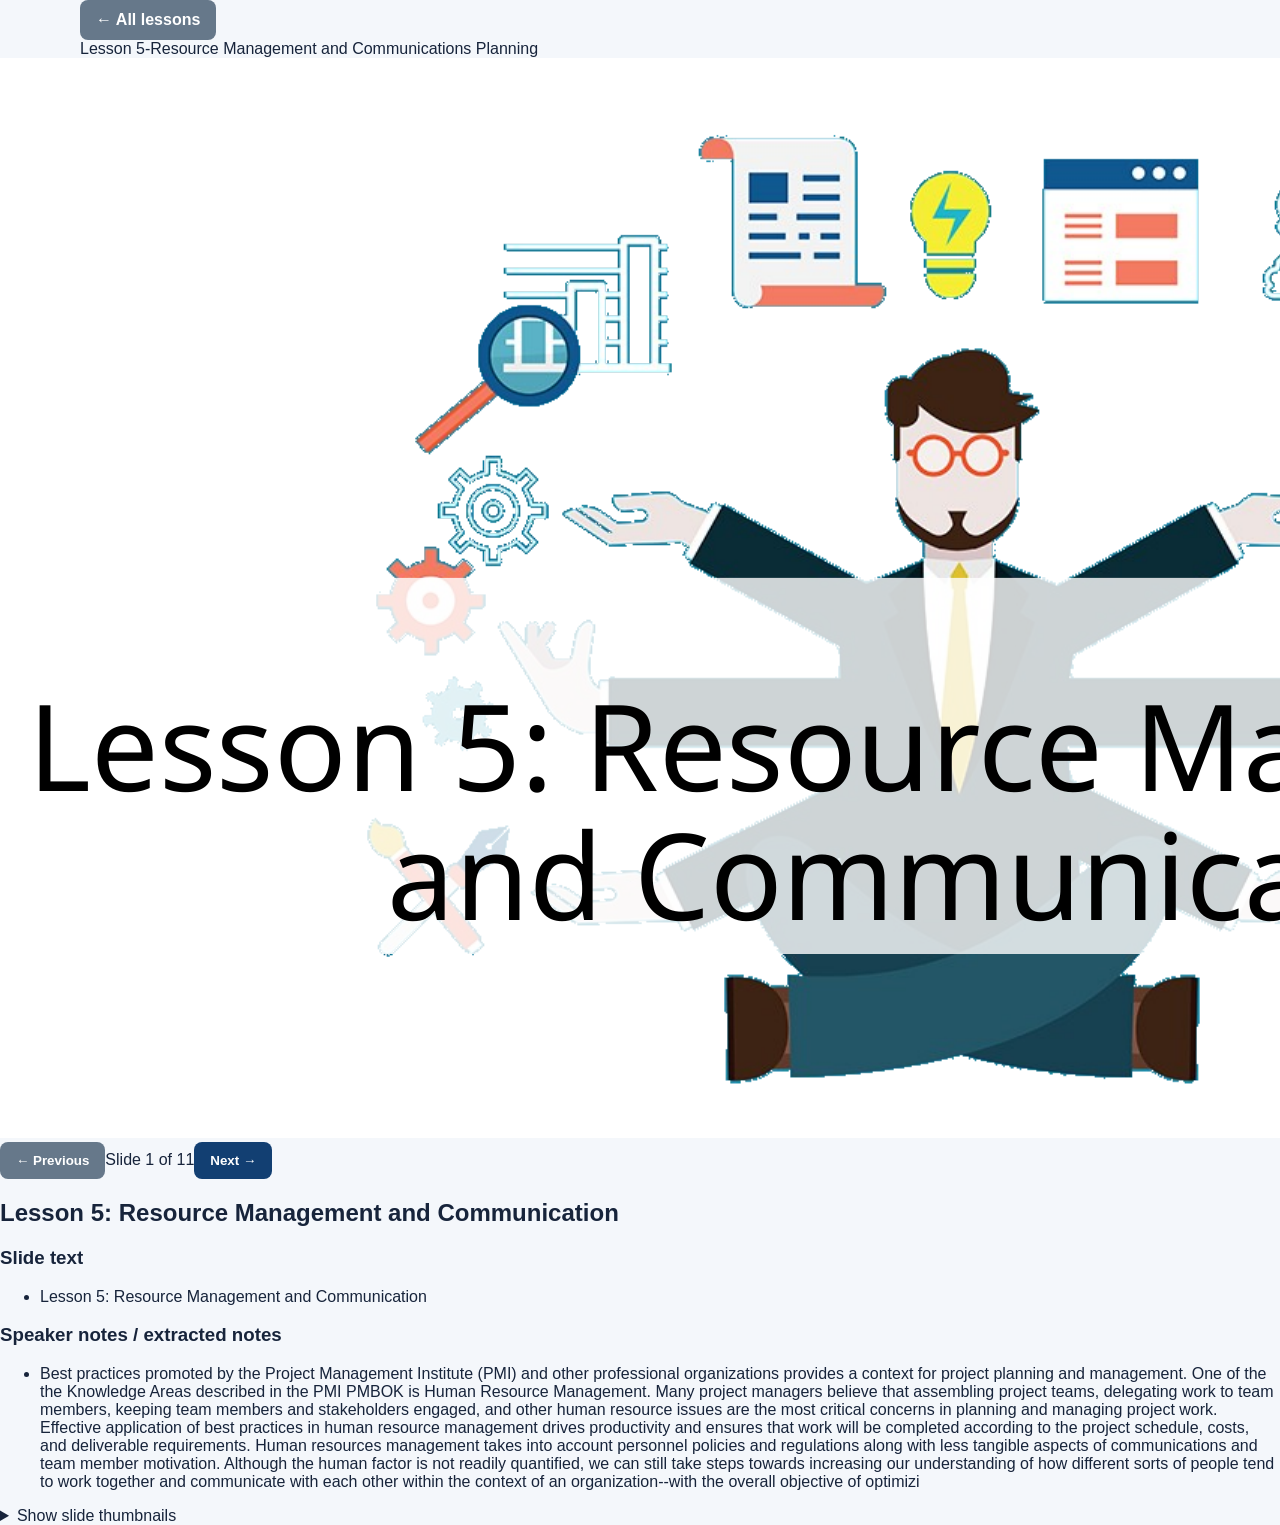
<file: lesson-5.html>
<!doctype html><html lang="en"><head><meta charset="utf-8"><meta name="viewport" content="width=device-width,initial-scale=1"><title>Lesson 5-Resource Management and Communications Planning</title><link rel="stylesheet" href="assets/style.css"></head><body><nav class="lesson-top"><div class="wrap"><a class="btn secondary" href="project-management.html">← All lessons</a><div class="nav-title">Lesson 5-Resource Management and Communications Planning</div></div></nav><main class="slide-shell"><section class="slide-card"><div class="viewer"><img id="slideImage" src="" alt=""></div><div class="slide-meta"><div class="controls"><button class="btn secondary" id="prev">← Previous</button><span id="progress" class="progress"></span><button class="btn" id="next">Next →</button></div><h1 id="slideTitle"></h1><div class="transcript"><div class="box"><h3>Slide text</h3><div id="slideText"></div></div><div class="box"><h3>Speaker notes / extracted notes</h3><div id="notesText"></div></div></div><details><summary>Show slide thumbnails</summary><div class="thumbs"><a href="#slide-1" onclick="show(0); return false;"><img src="assets/slides/lesson-5/slide-01.png" alt="Thumbnail for slide 1"><small>1. Lesson 5: Resource Management and Communicati</small></a>
<a href="#slide-2" onclick="show(1); return false;"><img src="assets/slides/lesson-5/slide-02.png" alt="Thumbnail for slide 2"><small>2. Learning Objectives</small></a>
<a href="#slide-3" onclick="show(2); return false;"><img src="assets/slides/lesson-5/slide-03.png" alt="Thumbnail for slide 3"><small>3. Assignment Schedule</small></a>
<a href="#slide-4" onclick="show(3); return false;"><img src="assets/slides/lesson-5/slide-04.png" alt="Thumbnail for slide 4"><small>4. What is Resource Management?</small></a>
<a href="#slide-5" onclick="show(4); return false;"><img src="assets/slides/lesson-5/slide-05.png" alt="Thumbnail for slide 5"><small>5. Why is it important?</small></a>
<a href="#slide-6" onclick="show(5); return false;"><img src="assets/slides/lesson-5/slide-06.png" alt="Thumbnail for slide 6"><small>6. Project Organizational Chart</small></a>
<a href="#slide-7" onclick="show(6); return false;"><img src="assets/slides/lesson-5/slide-07.png" alt="Thumbnail for slide 7"><small>7. Personnel Assignments</small></a>
<a href="#slide-8" onclick="show(7); return false;"><img src="assets/slides/lesson-5/slide-08.png" alt="Thumbnail for slide 8"><small>8. Resource Leveling vs Resource Smoothing</small></a>
<a href="#slide-9" onclick="show(8); return false;"><img src="assets/slides/lesson-5/slide-09.png" alt="Thumbnail for slide 9"><small>9. What is a Communication Plan?</small></a>
<a href="#slide-10" onclick="show(9); return false;"><img src="assets/slides/lesson-5/slide-10.png" alt="Thumbnail for slide 10"><small>10. What goes into a Communication Plan?</small></a>
<a href="#slide-11" onclick="show(10); return false;"><img src="assets/slides/lesson-5/slide-11.png" alt="Thumbnail for slide 11"><small>11. Tools for communication</small></a></div></details></div></section></main><script>window.SLIDES=[{"n": 1, "title": "Lesson 5: Resource Management and Communication", "text": ["Lesson 5: Resource Management and Communication"], "notes": ["Best practices promoted by the Project Management Institute (PMI) and other professional organizations provides a context for project planning and management. One of the the Knowledge Areas described in the PMI PMBOK is Human Resource Management. Many project managers believe that assembling project teams, delegating work to team members, keeping team members and stakeholders engaged, and other human resource issues are the most critical concerns in planning and managing project work. Effective application of best practices in human resource management drives productivity and ensures that work will be completed according to the project schedule, costs, and deliverable requirements. Human resources management takes into account personnel policies and regulations along with less tangible aspects of communications and team member motivation. Although the human factor is not readily quantified, we can still take steps towards increasing our understanding of how different sorts of people tend to work together and communicate with each other within the context of an organization--with the overall objective of optimizi"], "image": "assets/slides/lesson-5/slide-01.png"}, {"n": 2, "title": "Learning Objectives", "text": ["Learning Objectives", "understand human resource issues associated with personnel assignment, loading and leveling;", "create and use appropriate human resource tools, such as project organizational charts and resource/responsibility matrices;", "understand how client and contractor team members work together to complete project deliverables", "grasp the importance of individual motivation, skills, and personality types in assembling and managing project teams; and", "describe communication planning, and the best use of communication skills, tools, and technology."], "notes": [], "image": "assets/slides/lesson-5/slide-02.png"}, {"n": 3, "title": "Assignment Schedule", "text": ["Assignment Schedule", "Data Gathering: Where are we with the current assignments?", "Friday, 2/18: Business Requirements document is due, but I did not get one from all of you!!!", "Monday, 2/28: Scope document write-up is due", "Friday, 3/4: Functional Requirement document is due", "Friday, 3/4: Work breakdown structure and Gantt chart is due", "After 3/4, we begin working on our weekly presentations!!!", "TBD: Communication Plan (possibly 3/9, same day as your first presentation), Risk Management Plan, Quality Management Plan"], "notes": [], "image": "assets/slides/lesson-5/slide-03.png"}, {"n": 4, "title": "What is Resource Management?", "text": ["What is Resource Management?"], "notes": ["What is Resource Management?", "Resource Management is the process of regulating and allocating the right resources to business projects to maximize efficiency. A resource can be described as anything needed to execute a task. Resources include skill sets of employees, software, facilities, assets, equipment, and more. A resource manager is a person responsible for the optimal and sustainable utilization of all project resources.", "Resource Management includes planning, scheduling and allocating the resources to the right project at the right time and cost. A good Resource Management plan maximizes profitability for the project. The rationale behind the science of Resource Management is to minimize waste and ensure that high priority tasks have the resources they need at the right time.", "Here is a look at the five components of Resource Management \u2013", "1. Scheduling", "Resource Scheduling refers to the identification and allocation of the available resources to different tasks in a project. This allocation may be for a short time or the entire duration of the project.", "2. Utilization", "Resource utilization refers to the resource capacity utilized for a project task against availability. This is a key performance indicator for a project. In terms of human resources, this may be understood as the time spent by an employee on a project task vis-\u00e0-vis the total number of man-hours available in the project.", "3. Forecasting", "Resource Managers need to forecast resource utilization levels. Forecasting helps managers anticipate additional capacity that they need for pipeline projects or any under-utilization of resources that may occur in future.", "4. Planning", "Resource Planning Capacity is a critical component of the management of resources. Resource capacity planning focuses on analyzing the demand for resources versus the availability of resources. It aims to bridge the capacity and demand gap ahead of the curve.", "5. Reporting", "The final component of Resource Management is the analysis of Resource Management data to find actionable insights. Business intelligence and reporting for resourcing in management are essential to enhance Resource Managers decision-making abilities."], "image": "assets/slides/lesson-5/slide-04.png"}, {"n": 5, "title": "Why is it important?", "text": ["Why is it important?"], "notes": ["The benefits of Resource Management are listed below \u2013", "1. Optimal Utilization of Resources", "Resource Management aims to find a balance between maximizing the productivity of your available resources while avoiding over-utilization. Resource Management ensures high productivity and at the same time, prevents overworking for any employee.", "2. Avoid Unforeseen Challenges & Conflicts", "Developing an understanding of the available resources beforehand helps avoid unforeseen challenges. Project managers can identify problems ahead of time. Resource conflicts can also be avoided with the help of Resource Management.", "3. Improve Project Delivery", "Research has shown that projects with clear Resource Management plans are more likely to be successful. It reduces costs and increases margins while fulfilling stakeholder expectations.", "4. Enhanced ROI", "Project managers always strive to enhance a project\u2019s ROI. Resource Management has a cumulative effect on the lifecycle of the project to increase overall profits. Management resources can improve ROI by reducing costs, increasing product quality, or through repeat business from a satisfied client.", "5. Transparency", "Effective Resource Management gives management visibility into your team\u2019s bandwidth. Resource Managers ensure maximum utilization of human resources while communicating any extra capacity they may have to the project manager.", "Management of resources is a crucial aspect of project management. Following are some Resource Management best practices recommended by experienced Resource Managers that can help you cinch a project management success \u2013", "1. Identify and focus on the resources in short supply", "Remember the 80/20 rule. 80% of the productivity in a project comes from 20% of the resources.", "Focus on these constrained resources and plan around their availability, to prevent delays and bottlenecks.", "2. Adopt an objective approach for task prioritization", "Develop a process to quantify and evaluate the tasks that need to be prioritized.", "The process should be agreed upon and understood by all members of the project management team.", "Identify unplanned tasks that can create hidden delays by encroaching upon your capacity.", "3. Agility to Change", "Resource Management begins with the formulation of a resource capacity plan. But the circumstances may change for the project.", "Adopting a standard approach regardless of the technological developments, changes in market needs or change in management strategy may prove fatal for the project.", "4. Get Expert Advice", "Every organization is unique and every project has its hits and misses. To tackle unforeseen resource management challenges, it is useful to get advice from an external expert.", "Talk to our custom success manager to know specific resource management best practices that can work for your project. Book a demo with our expert to discuss & guide you to implement what\u2019s best for your project."], "image": "assets/slides/lesson-5/slide-05.png"}, {"n": 6, "title": "Project Organizational Chart", "text": ["Project Organizational Chart"], "notes": ["Efficient Use of Personnel in a Project", "The most interesting, unpredictable, and expensive resource you are likely to work with as a project manager is people. Individuals and their interactions can greatly influence either the success or failure of any project. So, how do you manage them? We will begin by discussing how to develop a human resource plan for a project, and then we will discuss how personnel and interpersonal relationships in an organizational setting can be better understood.", "First, the more straightforward part is to organize the individuals who will be working on a project. You've already taken the first step to doing that by creating a role and responsibility matrix for your project charter. Now, where do you go from there?", "A project organizational chart is similar to an organizational chart we discussed in Lesson 2. This document should clearly lay out who reports to whom, based on an individual's role and responsibility within the project. If you are managing the project, you will be at the top of the project organization chart, and ultimately responsible for the success of the project. For projects that involve outside contractors, client organizations normally require those contractors to prepare a project organization chart showing the roles of team members and relationship with client project personnel. Figure 4-1 shows a \"standard\" project organizational chart showing the main elements that are often included in GIS projects. The box in the middle is the project team, led by an assigned project manager. This structure shows the project's team position in the organization--inside the \"program management unit\" which may be a formal GIS Office. The project team uses and manages work and products provided by contractors and vendors and communicates with external organizations may have a role in the project (e.g., review and comment on project deliverables). The box in the upper right, \"Project Management Office\" is an organizational unit which some government and private sector organizations set-up to provide support and oversight in project planning and execution."], "image": "assets/slides/lesson-5/slide-06.png"}, {"n": 7, "title": "Personnel Assignments", "text": ["Personnel Assignments"], "notes": ["For better or worse, there are generally important inherent differences between the means of influencing employees as a project manager and as an organization manager. You may have limited or no influence over professional incentives for members of your project, such as salary or promotions. Even more challenging, you may not have the final say over time commitments of workers to the project. This underscores the importance of a project charter, where such issues should be clearly laid out for and signed off on by management and sponsors in the organization.", "Beginning with a role and responsibility matrix (also called a \"resource matrix\") and a project organization chart, you can move towards ever more detailed personnel assignments regarding who will accomplish what tasks and when. A project plan generally contains this information in a Work Breakdown Structure, which we will discuss in Lesson 5. In assigning personnel, you may not always have people with the talents or skills you desire within your organization. Training, education, or professional development of existing personnel is one way to overcome this shortfall. Other times, you may need to hire qualified personnel on a temporary or permanent basis. If hiring is required, you will need to clearly outline education, skills, and experience that matches the roles and responsibilities the employee will inherit in the organization.", "Many public sector organizations and private companies have established formal GIS position descriptions. Common job titles include \"GIS Manager\", \"Geographic Information Officer (GIO), \"GIS Analyst\", \"Senior GIS Analyst\", \"GIS Developer/Programmer\" , \"GIS Technician\", \"GIS Specialist\", \"GIS Database Administrator\", and \"GIS Systems Administrator\". Croswell Appendix I has some examples of GIS positions and the Urban and Regional and Information Systems Association (URISA) has two publications giving detailed information about GIS positions and salaries including: the 2017 URISA GIS Salary Survey(link is external) and the Model GIS Job Descriptions, 2nd Edition(link is external). Also, a Web search using some terms as \"GIS position description\" will turn up examples used in specific organizations.", "Croswell, subsections 4.1 and 9.1 provide a thorough summary of considerations and approaches for staff GIS programs and projects and the organization of team members in projects."], "image": "assets/slides/lesson-5/slide-07.png"}, {"n": 8, "title": "Resource Leveling vs Resource Smoothing", "text": ["Resource Leveling vs Resource Smoothing"], "notes": ["Resource Leveling", "Leveling resources is a project management technique. It involves resolving scheduling or overall conflicts to ensure that a project can be completed using the available resources. Resources are the time, materials, or tools required to complete a project resource plan.", "It is a way to maximize the resources available while still working within the project\u2019s cost, time, and scope constraints. Project managers can have difficulty balancing multiple projects\u2019 demands for the same resources.", "Resource Leveling Disadvantages", "Leveling resources is at its core a method of crisis management. It helps to untangle compounding conflicts and often does this at the cost of one of the three constraints: cost, scope, or time. However, there is a high risk of error even at the beginning, and small mishaps are part of the process.", "By implementing these tools, projects will be completed on time without compromising the scope or cost. Tasks can be completed within budget but with reduced scope or time. In other words, by compromising time and money, you can achieve the entire scope of your project using resource leveling tools.", "Resource Smoothing", "One of the tools for project management used in the resource optimizing techniques is resource smoothing. Resource smoothing refers to a technique used to adjust the activities in a project schedule model. This is in a bid to ensure that the requirements for resources do not exceed the pre-determined resource limits.", "Only a small number of reusable resources are unlimited. Therefore, it is important to set time limits and adjust them to ensure that resources are available when they are needed. While resource smoothing can manage limited resources and limited time, it is a different tool than resource-leveling.", "This tool is used when time constraints are a major factor in project planning. It aims to finish the work or activity on the specified date while avoiding resource demand peaks and troughs.", "As such, you must be cautious to avoid any activity delays that could disrupt your critical path. The main constraint here is time. You have been given a set timeline and instructed to optimize your resources.", "Delaying certain tasks or works is a good way to maintain a smooth resource profile. While this will affect the ability to deal with delays, it can also reduce the flexibility of your schedule. However, it can be very cost-effective in managing and using resources.", "When to use Resource Smoothing", "Time constrained scheduling (TCS) is another name for resource smoothing. You cannot change the project\u2019s finish date. Thus, you have to make the best use of your resources while staying within the float.", "A real-world example of resource smoothing is similar to when you want to take a test and have set aside 60 hours to study over three months. This equates to a total of 20 hours every month.", "However, when it comes time to schedule the exam, you discover that the sole open appointment is four months away. You must divide the 60 hours into four months, resulting in 15 hours every month.", "This is a resource smoothing example. There is no need to use all 60 hours in three months because you have adequate time. You can use the fourth month to help relieve the stress of the previous three months.", "Risks associated with Resource Smoothing", "When it comes to resource smoothing, you should try to maximize resources while keeping the timetable as short as possible. Since you will not be able to extend the timeline, the project\u2019s critical path and finish date must stay the same. You must be cautious and avoid project delays, as they may disrupt the essential path. When it comes to resource smoothing, time is essential. You have a set timeline to adhere to, and you must optimize resources properly.", "As a result, reduced slack reduces scheduling flexibility during execution. Likewise, the number of important operations is typically increased, and the critical path definition may be altered.", "Once tasks and their timing have been detailed, it is possible to optimize human resources using the tools of resource loading and resource leveling. Resource loading refers to how much of individuals' time is committed to projects during various periods. Optimally, every employee of an organization would have 100% of his or her time allocated during all working hours. In reality, it is very easy for employees to be over-allocated. In many organizations, it can be detrimental in many other ways for employees to be under-allocated, especially if it has an undesired effect on their hours worked and resulting paycheck.", "A strategy to optimize personnel allocation is Resource leveling, which resolves conflicts with resources by changing the scheduled times. By having personnel perform tasks on later or earlier dates, managers can take steps toward leveling all personnel at 100% allocation. It should be noted, however, that tasks within a project are often dependent on one another and cannot always be moved arbitrarily without adversely influencing the project schedule. We will discuss this in greater detail in Lesson 5 when we talk about network diagrams and critical paths. Figure 4-3, below, shows an example of the benefits of resource leveling.", "In our discussion of resource leveling, we will assume that the rectangles representing worker-days (or worker-weeks, worker-hours, etc) are able to be modifiable in dimensions as long as the area of the resulting worker-week rectangle stays the same. For example, if a task requires 8 worker-weeks to complete, this could be accomplished by one qualified person working on this for 8 weeks, 8 qualified people working on the same task for one concurrent week, or any other combination whose sum is 8 (e.g. 2 workers for 4 weeks, 4 workers for 2 weeks). Although this makes assumptions about how the task can be accomplished, it also provides the project manager with flexibility and potential efficiency when it comes to leveling resources."], "image": "assets/slides/lesson-5/slide-08.png"}, {"n": 9, "title": "What is a Communication Plan?", "text": ["What is a Communication Plan?", "A communication plan provides optimum clarity and serves as a tool that sets out clear objectives before a project commences.", "Keeps you and your stakeholders aligned on the project\u2019s goals", "Helps create transparency and get stakeholder buy-in", "Builds better relationships with clients or outside agencies"], "notes": ["Think of a communication plan as a road map for project stakeholders. It breaks down what kind of information that is required to be communicated, who should be given that information, the timeline upon which the information should be delivered, and which communication channels will be used for that delivery.", "When done properly, a communication plan provides optimum clarity and serves as a tool that sets out clear objectives before a project commences.", "1. Keeps you and your stakeholders aligned on the project\u2019s goals", "A communication plan starts with the big picture and then gets refined into specific goals.", "This is a great way to make sure that both the broader vision and the more micro objectives are shared. Plus, you can schedule regular intervals for feedback, which helps to ensure that everyone stays on the right track and is happy with the progress being made.", "2. Helps create transparency and get stakeholder buy-in", "By mapping out every bit of feedback and every key point of communication, you\u2019ll ensure every shareholder understands their clearly defined role and how they\u2019re part of the bigger project. In order to avoid that, you have to map out everything\u2014from determining motivations and managing contributions to soliciting feedback.", "3. Builds better relationships with clients or outside agencies", "There are few things clients love more than a well-defined plan with clearly established pathways to success.", "By creating a communications plan, you\u2019re not just promising the client or outside agencies an outcome, you\u2019re actively showing them how you\u2019re going to get there.", "Many of the most common mistakes made by project managers are related to communication: Not setting clear goals upfront, not breaking big projects into smaller and clearly assigned tasks, not providing feedback on a regular basis.", "All of these issues might seem like they can be resolved within the team, but a poorly managed project will inevitably trickle down to the client, perhaps testing their patience or even irrevocably altering their impressions."], "image": "assets/slides/lesson-5/slide-09.png"}, {"n": 10, "title": "What goes into a Communication Plan?", "text": ["What goes into a Communication Plan?", "Purpose and approach", "Stakeholder information", "Tools", "A high-level outline of internal project communication methods", "Do This AND Do This"], "notes": ["At a high-level, a communication plan should include:", "Purpose and approach. Think of this as a really clear summary of the entire communication plan\u2014why it\u2019s in place, the approach you\u2019re going to take, and how it connects to the rest of the project.", "Goals and objectives. This is where you start to drill down on expectations and what you\u2019re planning to accomplish.", "Stakeholder information. Clearly define who needs to be communicated with throughout the project, the type of information they need to receive (and at what frequency), and their preferred method of communication.", "Tools. This is where you answer how you\u2019re going to communicate with everyone at different milestones or key moments. For example, meeting summaries, formal presentations, and custom project dashboards are all options.", "A high-level outline of internal project communication methods. While a communication plan mostly deals with people outside of your core team, it\u2019s still a good opportunity to outline the methods you\u2019ll be using for day-to-day communication."], "image": "assets/slides/lesson-5/slide-10.png"}, {"n": 11, "title": "Tools for communication", "text": ["Tools for communication", "group facilitation, interviews, or brainstorm sessions requiring feedback and interchange with participants", "user surveys (information gathering to help define project requirements)--most effectively managed using a Web-based survey tool;", "written status reports (different formats and levels of detail) for project team members, broader group of stakeholders, and management;", "delegation of tasks to staff members", "formal and informal briefings with management", "presentations", "contract negotiations and performance reviews", "technical training and demos."], "notes": ["Communication planning is the first process in the effective communication within a team and between a team and other groups. Key to this process is understanding the communication needs of all stakeholders associated with the project.", "A communication plan should include a method for creating, formatting, collecting, distributing, filing, and accessing information. This information may be official documents, or it may be a record of a telephone conversation between a client and the consultant. For formal communications, templates that explicitly organize data into a readily recognized format can be helpful. A memo style such as the ones you are using for peer reviews would be such an example. Users familiar with the format know where to look to find who the memo is to, from, its subject and memo details. Although most of this communication occurs during the project, input from stakeholders and analysis of this data during close-out can and often should be another key aspect which would be beneficial to the communication plan.", "Tools for communication are numerous, and include letters, contracts, reports, meetings, interviews, surveys, telephones, faxes, pagers, email, text messaging, websites, message boards, weblogs (blogs), wikis, and web conferencing, to name just a few. Each of these communication tools has specific advantages and disadvantages. For example, message boards with threaded email discussions are a tool we have identified as useful for online learning. There may also be templates, best practices, methods as effective, and strategies for the use of all of these communication tools within an organization. Along with subject area knowledge, effective verbal and written communication skills are essential for project managers.", "All projects should include periodic written status reports--often monthly but sometimes more frequently depending on the type and timing of the project. The project manager is responsible for this reporting, but information from task leaders or others on the project team is obtained in status report preparation. Some projects may benefit from different types of written status reports--perhaps a detailed format aimed at project team members and other key participants, and a less detailed summary report targeting senior management. The status reports should use a standard format (document template or use of automated project management software). Figure 4-5 shows an example of a project status report template. This gives a summary of all project tasks (the body of the report) and, at the bottom, a summary of key accomplishments (for the reporting period), upcoming milestones, and a listing of project issues or problems to resolve."], "image": "assets/slides/lesson-5/slide-11.png"}];</script><script src="assets/viewer.js"></script></body></html>
</file>
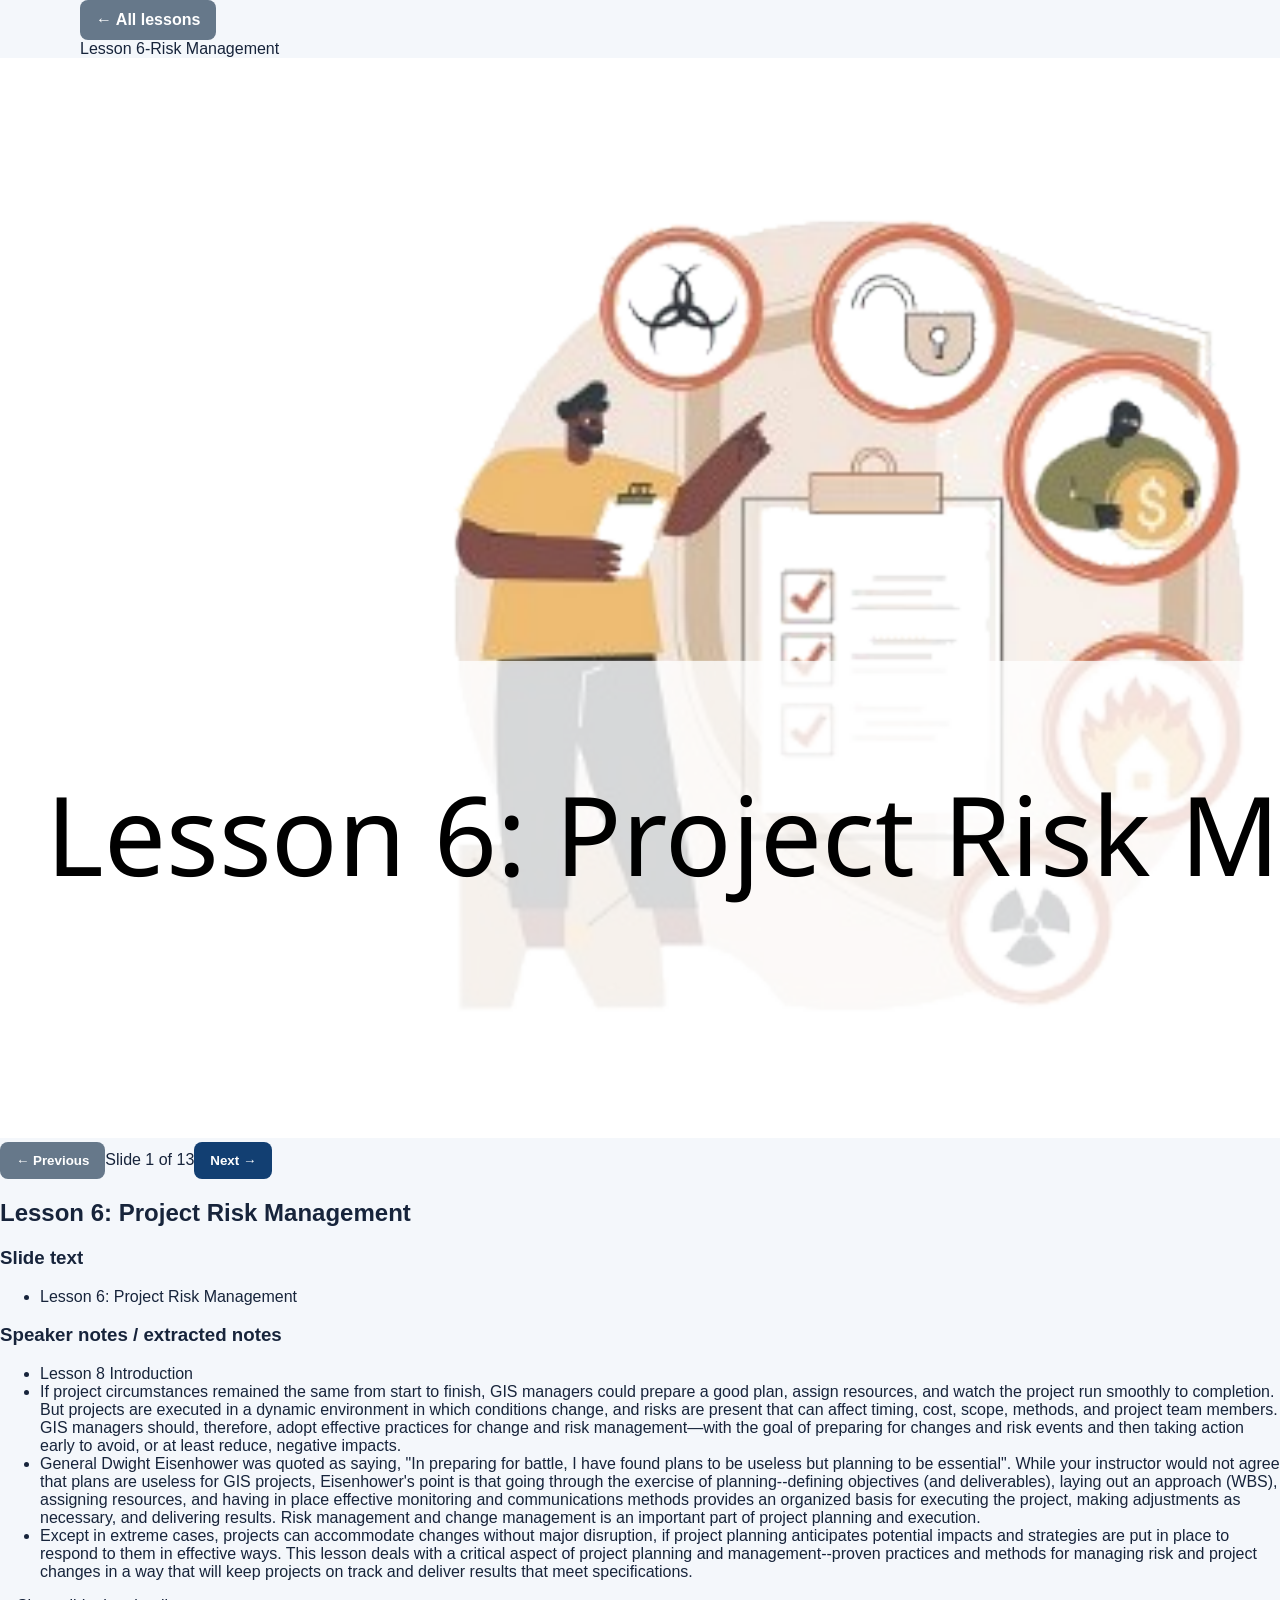
<file: lesson-6.html>
<!doctype html><html lang="en"><head><meta charset="utf-8"><meta name="viewport" content="width=device-width,initial-scale=1"><title>Lesson 6-Risk Management</title><link rel="stylesheet" href="assets/style.css"></head><body><nav class="lesson-top"><div class="wrap"><a class="btn secondary" href="project-management.html">← All lessons</a><div class="nav-title">Lesson 6-Risk Management</div></div></nav><main class="slide-shell"><section class="slide-card"><div class="viewer"><img id="slideImage" src="" alt=""></div><div class="slide-meta"><div class="controls"><button class="btn secondary" id="prev">← Previous</button><span id="progress" class="progress"></span><button class="btn" id="next">Next →</button></div><h1 id="slideTitle"></h1><div class="transcript"><div class="box"><h3>Slide text</h3><div id="slideText"></div></div><div class="box"><h3>Speaker notes / extracted notes</h3><div id="notesText"></div></div></div><details><summary>Show slide thumbnails</summary><div class="thumbs"><a href="#slide-1" onclick="show(0); return false;"><img src="assets/slides/lesson-6/slide-01.png" alt="Thumbnail for slide 1"><small>1. Lesson 6: Project Risk Management</small></a>
<a href="#slide-2" onclick="show(1); return false;"><img src="assets/slides/lesson-6/slide-02.png" alt="Thumbnail for slide 2"><small>2. Learning Objectives</small></a>
<a href="#slide-3" onclick="show(2); return false;"><img src="assets/slides/lesson-6/slide-03.png" alt="Thumbnail for slide 3"><small>3. Assignment Schedule</small></a>
<a href="#slide-4" onclick="show(3); return false;"><img src="assets/slides/lesson-6/slide-04.png" alt="Thumbnail for slide 4"><small>4. Next Assignment-Risk Management Plan</small></a>
<a href="#slide-5" onclick="show(4); return false;"><img src="assets/slides/lesson-6/slide-05.png" alt="Thumbnail for slide 5"><small>5. Understanding Risk Management</small></a>
<a href="#slide-6" onclick="show(5); return false;"><img src="assets/slides/lesson-6/slide-06.png" alt="Thumbnail for slide 6"><small>6. Risk Identification and Preparation of a Risk</small></a>
<a href="#slide-7" onclick="show(6); return false;"><img src="assets/slides/lesson-6/slide-07.png" alt="Thumbnail for slide 7"><small>7. Types of Project Impacts from Risk Events</small></a>
<a href="#slide-8" onclick="show(7); return false;"><img src="assets/slides/lesson-6/slide-08.png" alt="Thumbnail for slide 8"><small>8. Example of a Risk Matrix</small></a>
<a href="#slide-9" onclick="show(8); return false;"><img src="assets/slides/lesson-6/slide-09.png" alt="Thumbnail for slide 9"><small>9. Qualitative Risk Analysis</small></a>
<a href="#slide-10" onclick="show(9); return false;"><img src="assets/slides/lesson-6/slide-10.png" alt="Thumbnail for slide 10"><small>10. Strategies to Respond to Risk</small></a>
<a href="#slide-11" onclick="show(10); return false;"><img src="assets/slides/lesson-6/slide-11.png" alt="Thumbnail for slide 11"><small>11. Change Management</small></a>
<a href="#slide-12" onclick="show(11); return false;"><img src="assets/slides/lesson-6/slide-12.png" alt="Thumbnail for slide 12"><small>12. Internal and External Change Agents</small></a>
<a href="#slide-13" onclick="show(12); return false;"><img src="assets/slides/lesson-6/slide-13.png" alt="Thumbnail for slide 13"><small>13. Preparation and Practices for Effective Chang</small></a></div></details></div></section></main><script>window.SLIDES=[{"n": 1, "title": "Lesson 6: Project Risk Management", "text": ["Lesson 6: Project Risk Management"], "notes": ["Lesson 8 Introduction", "If project circumstances remained the same from start to finish, GIS managers could prepare a good plan, assign resources, and watch the project run smoothly to completion. But projects are executed in a dynamic environment in which conditions change, and risks are present that can affect timing, cost, scope, methods, and project team members. GIS managers should, therefore, adopt effective practices for change and risk management\u2014with the goal of preparing for changes and risk events and then taking action early to avoid, or at least reduce, negative impacts.", "General Dwight Eisenhower was quoted as saying, \"In preparing for battle, I have found plans to be useless but planning to be essential\". While your instructor would not agree that plans are useless for GIS projects, Eisenhower's point is that going through the exercise of planning--defining objectives (and deliverables), laying out an approach (WBS), assigning resources, and having in place effective monitoring and communications methods provides an organized basis for executing the project, making adjustments as necessary, and delivering results. Risk management and change management is an important part of project planning and execution.", "Except in extreme cases, projects can accommodate changes without major disruption, if project planning anticipates potential impacts and strategies are put in place to respond to them in effective ways. This lesson deals with a critical aspect of project planning and management--proven practices and methods for managing risk and project changes in a way that will keep projects on track and deliver results that meet specifications."], "image": "assets/slides/lesson-6/slide-01.png"}, {"n": 2, "title": "Learning Objectives", "text": ["Learning Objectives", "understand the purpose and basic concepts of risk management and how it is a part of project planning and execution", "learn how to identify and categorize project risks", "prepare a risk management matrix including assignment of levels of risk impact and probability", "understand risk response strategies from the PMI (avoidance, mitigation, transference, and acceptance)", "carry out a risk analysis including a detailed risk analysis, identification of triggers, and specific risk response actions", "get familiar with the concepts of \"change management\" (the \"first cousin\" of risk management)"], "notes": [], "image": "assets/slides/lesson-6/slide-02.png"}, {"n": 3, "title": "Assignment Schedule", "text": ["Assignment Schedule", "Friday, 3/11: Data Gathering assignments due (grade will be affected if they are not turned in on time)", "Monday, 2/28: Business Requirements and Scope document were due on or before this data (grade will be affected if they are not turned in)", "Friday, 3/4: Functional Requirement document is due", "Friday, 3/4: Work breakdown structure and Gantt chart is due", "After 3/4, we begin working on our weekly presentations!!!", "Wednesday, 3/9: Communication Plan (this should be part of your initial presentation, but should be discussed with stakeholders)", "In April: Risk Management Plan, Quality Management Plan"], "notes": [], "image": "assets/slides/lesson-6/slide-03.png"}, {"n": 4, "title": "Next Assignment-Risk Management Plan", "text": ["Next Assignment-Risk Management Plan", "Introduction about the purpose of this plan", "Brief project background", "A risk matrix(matrices) with the following information:", "Identified risks", "Description of risks", "Probability that risks occur (low, medium, high)", "Impact if they occur (low, medium high)", "What might trigger the risk", "Who on the team will oversee what risk", "Preemptive responses (Avoid, Transfer, Mitigate, Accept)", "Your workflow for monitoring risks", "Remember, disasters likely stem from miscommunication, vagueness, or failure to share vital details and decisions at the right time"], "notes": ["Step 1: Identify potential risks", "With your entire team and all project stakeholders, brainstorm potential risks for your risk management plan. Each participant should thoroughly consider the project from the perspective of their role, and identify everything within their purview that could be seen as a risk event or condition. What can they see from their angle that others might not?", "In this brainstorm, encourage your team to speak up about any potential risks and involve all stakeholders. At this stage, all ideas should be on the table. It\u2019s ultimately up to the project manager to distill and finalize the items that will go into the risk management plan. The project manager will also draw from research, past experience, other project managers, and similar projects.", "Step 2: Evaluate and assess potential risks", "Next, organize your comprehensive list of potential risks by likelihood (low, moderate, and high risk) and impact (low, moderate, and severe). This information can be compiled in what\u2019s called a risk register. While it isn't part of the project planning phase, think of the risk register as a living document that you\u2019ll return to and possibly change during the project.", "Pro tip: One proactive risk management technique is communication. In Done Right, Workfront CEO Alex Shootman writes that in his experience:", "\u201c...all projects will have at least three disasters and they won\u2019t be related to the technical tasks at hand. They will be rooted in communication. And it\u2019s usually not how you avoid the disaster that matters. It is how you handle them realizing that the disasters likely stem from miscommunication, vagueness, or failure to share vital details and decisions at the right time.\u201d", "Step 3: Assign ownership for each potential risk", "In assigning team members to oversee risks, have your list prioritized and know how many resources you\u2019ll need on each risk. Designated team members will be responsible for jumping into action should the potential risk turn into an actual issue. Assigning risk ownership in your risk management plan ensures that someone is always keeping an eye out for each problem, and helps in resolving issues quickly and efficiently.", "Step 4: Create preemptive responses", "The project manager and owner of each risk should work together and use the risk register to determine the appropriate responses if and when a risk becomes an issue. You\u2019ll decide which of the following four responses is appropriate:", "Avoid: change your plans or approach to eliminate the risk.", "Transfer: assign the risk to someone else within the team, within company, or outside (e.g., an insurance carrier or vendor).", "Mitigate: reduce the probability and/or impact of the threat on the project.", "Accept: allow for the risk and handle its consequences.", "Your risk management plan should be visible across all team members so that everyone knows which risks to watch out for, and who to contact should one of them arise. In this digital age, you can easily connect your enterprise with a single enterprise work management solution.", "Step 5: Continuously monitor risks", "In addition to the risk you\u2019ve already identified in your risk management plan, new risks are bound to surface. This is where a risk management system comes into play, as well as your ongoing monitoring and controlling of risks. Risk management requires tracking and reporting on triggering events that require your initiating your response plan(s). And it will mean analyzing the risk against your original assessment for learning and future planning.", "Risk planning is a complex and ongoing part of solid project management. It is impossible to predict everything that will go wrong, but having a system in place when issues do arise will certainly improve your chances of success, and will improve future projects. Additionally, the practice of anticipating risk will only encourage your team to remain flexible and unafraid to try new things."], "image": "assets/slides/lesson-6/slide-04.png"}, {"n": 5, "title": "Understanding Risk Management", "text": ["Understanding Risk Management", "Risk - an uncertainty that can have a negative or a positive impact on meeting project objectives.", "Risk Event - a potential event or condition that cannot be fully predicted and which may have an impact on the schedule, cost, quality, or overall scope of a project.", "Risk Management - a systematic process of identifying, analyzing, and describing potential risks and active monitoring and response during project execution.", "Risk Matrix - a table that identifies risks and organizes them into classes of probability (of the risk event occurring) and the level of impact on the project.", "Risk Analysis- the processing of identifying potential risks, the probability of occurrence, and the potential project impacts. The results of the risk analysis are presented in a risk matrix.", "Risk Response Strategy - a type of action that can be taken to respond to the risk and control the impacts from risk events.", "Risk Register - a document, usually in table format, that contains the full results of risk analysis and planning.", "Risk Management Plan - an assignment of responsibilities for risk monitoring and a description of actions to be taken in response to risk events."], "notes": ["Consider a project case involving the acquisition and processing of digital imagery and lidar data for a large in the spring (leaf-off coverage). You are managing the project and have hired an aerial survey firm to conduct the work. The contract with this firm takes into account some weather problems (e.g., storm conditions and cloud cover) that require the contractor to do some schedule adjustment for the aerial mission. However, during the contracted period of acquisition, the weather conditions are very bad--extended storms and cloud cover conditions that create major schedule problems for the flights (potentially beyond contract terms for schedule adjustment) and present obstacles for acquiring cloud-free coverage in the entire area. This situation could impact the project cost, schedule, and possibly the quality of the products. In this case, the weather is a risk event which, as the project manager, you must address. How do you handle this?", "Risk is unavoidable in GIS and other IT projects. The central them of this lesson is to take into account potential risk events, which may impact project schedule, cost, quality, etc. in project planning and execution. The purpose of risk management is to position you to better identify risk events early and take action that can eliminate or reduce negative effects of those risks on the project.", "Since 1994, the Standish Group, a well-known research and consulting company, has conducted major studies of IT projects in a large number of organizations and examined the success of those projects in comparison to their planned objectives, timing, and budget. The products from these studies, known as CHAOS reports have consistently shown that many IT projects (more than 50 percent) had substantial overruns in schedule and budget and that about 30 percent of them were failures and were canceled\u2014and this is the case in the most recent version (Standish Group, 2020). The Standish Group also studied the reasons for IT project failures and concluded that the greatest causes had to do with inadequate planning (including the lack of a sound assessment of requirements) and poor project management during execution.", "The good news from this study is that these problems can be overcome by proper project planning before the implementation begins and putting in place effective project monitoring, reporting, work delegation, and communications. Is it safe to take conclusions from the Standish CHAOS Reports and apply them to GIS projects? Yes, \"mainstream IT\" and GIS projects are generally complex and incorporate the most recent technology tools, methods, and the need to involve users and subject matter experts in design and development. Many other risks associated with design and analysis should be capable of being translated from the world of IT to GIS.", "Risk Management Terminology", "Risk Management is one of the \"project knowledge areas\" defined by the PMI in the Project Management Body of Knowledge (PMBOK). Let's review some key terms in risk management as described by the PMI:", "Risk - an uncertainty that can have a negative or, less frequently, a positive impact on meeting project objectives.", "Risk Event - a potential event or condition that cannot be fully predicted and which may have an impact on the schedule, cost, quality, or overall scope of a project.", "Risk Management - a systematic process of identifying, analyzing, and describing potential risks and active monitoring and response during project execution.", "Risk Matrix - a table that identifies risks and organizes them into classes of probability (of the risk event occurring) and the level of impact on the project.", "Risk Analysis- the processing of identifying and describing potential risks, the probability of occurrence, and the potential project impacts. The results of the risk analysis are presented in a risk matrix.", "Risk Response Strategy - a type of action that can be taken to respond to the risk and control the impacts from risk events--usually lowering negative impact on a project's scope, schedule, deliverable quality, or cost. The PMI categorizes risk response strategies--the main ones being: avoidance, mitigation, and transference.", "Risk Register - a document, usually in table format, that contains the full results of risk analysis and planning. It typically includes all the information from a risk matrix (risks organized by category, description, probability indicators) with information on risk responses.", "Risk Management Plan - an assignment of responsibilities for risk monitoring and a description of actions to be taken in response to risk events.", "Why should you carry out risk planning and put in place sound risk management practices? Because it:", "raises the profile of a GIS project by conveying its importance to the organization and helping to sustain support and necessary resources from senior management;", "puts the project in a much better position to deal with problems and changes early and to take action so that negative impacts are avoided or reduced;", "gives the project team confidence that unforeseen events will be handled in an organized way"], "image": "assets/slides/lesson-6/slide-05.png"}, {"n": 6, "title": "Risk Identification and Preparation of a Risk Matrix", "text": ["Risk Identification and Preparation of a Risk Matrix", "Technical/Operational", "Organizational/Staff Resource", "Funding/Finances", "Other Common Technical and Operational Risks:", "unanticipated installation or deployment problems with new software package", "system crash or other unanticipated hardware problems result in delays, lost data, and unanticipated costs", "users state requirements for additional data (not originally in scope)--\"scope creep\"", "source materials being used for database development are missing or are of lower quality than anticipated", "technical problems with access/integration with the external system", "performance/response time problems with the software or custom GIS application"], "notes": ["Risk Identification and Preparation of a Risk Matrix", "The level of detail, time, and rigor required for risk planning depends largely on the size, budget, and complexity of the project. For simple projects with a small project team and budget and short time frame, risk identification may be quick and risk monitoring can be handled much more informally than with larger projects. A suggested first step in risk identification is to describe categories for organizing risks. In GIS projects, risks and risk events can often be organized into the following categories:", "Technical/Operational: Includes risks associated with the technological and operational aspects of the GIS program or project, including hardware and software, network configuration, database development, security breaches, and the procedural workflows associated with technology acquisition and implementation. These risks reflect potential technical obstacles in system development that could impact costs or the schedule.", "Organizational/Staff Resource: Includes all aspects of organizational relationships, management, assignments, GIS governance structure, high-level legislative and executive support, legal and policy rulings, and all types of political and media influences on the organization and the GIS project and program. This category also includes staffing allocation and participation issues.", "Funding/Finances: Includes risks associated with allocating and sustaining funding for GIS operations. This includes internal decisions inside the organization that impact funding streams for GIS, as well as external economic changes that impact resources available for GIS.", "The risk categories for a specific project may vary but it is a good idea to limit the number of categories to no more than 5 or 6.", "Consider a major project for field data collection and application development (like the Metropolis Geodatabase Project that we are using in course assignments). This type of project has risks associated with each of the three categories above. An example of risks/risk events that fall into \"Technical/Operational\" (TO) and Organizational/Staff Resource (OS) categories is shown in Table 8-1 below. In this table, the \"Triggers/Indicators\" column represent events or circumstances that can be monitored and may arise that allow a project manager to take action to address the risk.", "Other Common Technical and Operational Risks:", "unanticipated installation or deployment problems with new software package", "system crash or other unanticipated hardware problems result in delays, lost data, and unanticipated costs", "users state requirements for additional data (not originally in scope)--\"scope creep\"", "source materials being used for database development are missing or are of lower quality than anticipated", "technical problems with access/integration with the external system", "performance/response time problems with the software or custom GIS application", "Like other aspects of project planning, a sound, comprehensive risk analysis takes time and some research--particularly for larger, more complex projects. Brainstorming with subject matter experts (e.g., IT system or database administration staff) and other experienced project managers, inside and outside of your organization will help in the risk analysis. A project manager also needs to decide how detailed or \"granular\" the identification of risks should. Just like breaking project tasks into subtasks, risks can be defined at different levels of detail. The general rule is to define risks at the lowest level of detail needed to support comprehensive risk management--and don't make it any more detailed than is necessary.", "Types of Project Impacts from Risk Events", "How can project risks impact projects? Answering this question is part of risk analysis which helps examine how risks can have an effect on:", "Budget: impacts on the anticipated (planned or budgeted) monetary cost, staff levels, or other tangible resources for the project or program;", "Schedule/Timing: impacts on the planned schedule and timing for completion of deliverables or milestones;", "Work scope and services: impacts on the nature, volume, contents, specifications, etc., of the products, services, and results planned for a project or defined for a GIS program;", "Quality of work and deliverables: impacts on the quality of products and services, which may relate to accuracy, amount of error, reduced performance (e.g., GIS application), etc."], "image": "assets/slides/lesson-6/slide-06.png"}, {"n": 7, "title": "Types of Project Impacts from Risk Events", "text": ["Types of Project Impacts from Risk Events", "Budget: impacts on the anticipated monetary cost, staff levels, or other tangible resources for the project or program;", "Schedule/Timing: impacts on the planned schedule and timing for completion of deliverables or milestones;", "Work scope and services: impacts on the nature, volume, contents, specifications, etc., of the products, services, and results planned for a project or defined for a program;", "Quality of work and deliverables: impacts on the quality of products and services, which may relate to accuracy, amount of error, reduced performance, etc."], "notes": ["Types of Project Impacts from Risk Events", "How can project risks impact projects? Answering this question is part of risk analysis which helps examine how risks can have an effect on:", "Budget: impacts on the anticipated (planned or budgeted) monetary cost, staff levels, or other tangible resources for the project or program;", "Schedule/Timing: impacts on the planned schedule and timing for completion of deliverables or milestones;", "Work scope and services: impacts on the nature, volume, contents, specifications, etc., of the products, services, and results planned for a project or defined for a GIS program;", "Quality of work and deliverables: impacts on the quality of products and services, which may relate to accuracy, amount of error, reduced performance (e.g., GIS application), etc."], "image": "assets/slides/lesson-6/slide-07.png"}, {"n": 8, "title": "Example of a Risk Matrix", "text": ["Example of a Risk Matrix"], "notes": [], "image": "assets/slides/lesson-6/slide-08.png"}, {"n": 9, "title": "Qualitative Risk Analysis", "text": ["Qualitative Risk Analysis"], "notes": ["Qualitative Risk Analysis", "Several qualitative approaches exist to characterize risk probability once they are identified. All of these will depend on someone or some group's judgment about the probability and impact of identified risks--augmented by information from past, similar projects if studies are available. Risk probability analysis can fall on one person, and that person may likely be the project manager. Alternatively, a project manager could compile a list of significant risks, and then ask the project team, clients, end users, sponsors, or experts in the field to rank each item in the list. In this way, each item can be ranked in a form of timely consensus.", "A risk matrix takes such information on all identified risks and orders or assigns a probability to the risk and weight factor to the potential impact of the event occurring. In qualitative risk analysis, once all risks are ordered or assigned, probability and impact of various risks can be simply classified as high, medium, or low. In some cases a \"very high\" classification is used. Risks of most concern should be those of high probability and high negative impact on the project. Risks of least concern are those of low probability and low impact. The general format for a risk matrix is shown in Figure 8-1, below. NOTE: This is just an example of a graphical tool (with a 3 by 3 grid) to display risk impact and probability. For Assignment #7, you may choose to create a more detailed grid with a larger number of impact and/or risk probability categories, perhaps assigning a qualitative scoring using number score (e.g., 1 to 5 or 1 to 10). Avoid making it more detailed than necessary to support an ability to analyze risk and apply risk response strategies during project execution.", "Quantitative risk analysis is more complex than qualitative approaches. Quantitative risk analysis requires more data on past project performance and more rigorous analysis methods. Schwalbe (subsection 11.6--not required reading) discusses the use of quantitative methods that might be applicable to some types of projects. However, for IT and GIS projects, qualitative approaches are more frequently applied and may be preferable to quantitative methods especially if factors such as probability and impact are difficult to quantify. It may be of no benefit to the planning of a project to spend additional time creating inexact metrics of risk if no such information exists."], "image": "assets/slides/lesson-6/slide-09.png"}, {"n": 10, "title": "Strategies to Respond to Risk", "text": ["Strategies to Respond to Risk"], "notes": ["Strategies to Respond to Risk", "The PMI PMBOK discusses approaches to project risk management and describes four main types of risk response strategies. With the exception of \"risk acceptance\" these strategies involve actions to eliminate or reduce the negative impacts of risk events and threats. The four strategies are", "Avoidance: adjusting a project plan (tasks, timing, resources, etc.) to protect objectives from negative impacts.", "Transference: transferring the consequences or responsibility of a risk to a third party. Transference does not eliminate a risk, it only shifts responsibility. The most common strategy for risk transference is through well-designed contracts for certain elements of the work.", "Mitigation: reduction in the probability and/or consequences of an adverse risk event to an acceptable level. Usually includes project controls for identifying risk events early in a project and taking formal action before impacts are great", "Acceptance: the project manager and team understands the risk event or threat but chooses not make changes to the project plan or resources to respond to the risk.", "Table 8-2 gives some examples of risk response strategies which are appropriate for different types of GIS projects. As in the case of risk identification, a project manager can define specific risk response actions in as detailed a manner as needed to support project management."], "image": "assets/slides/lesson-6/slide-10.png"}, {"n": 11, "title": "Change Management", "text": ["Change Management", "Change management is a structured approach to change in individuals, teams, organizations, and societies that enables the transition from a current state to a desired future state", "Identify Change Agents", "Work with Risk Management", "Changes that impact project scope, cost, and timing can rarely be avoided. The important thing is to recognize changes and take appropriate action."], "notes": ["Change Management", "The easiest way to control change of scope during a project would be to have no changes required. To this end, many organizations seek formal acceptance of the scope of a project from all interested stakeholders, a process called scope verification. This can work well if all stakeholders can be identified, and all of their potential needs documented. Important stakeholders, and the true clients of the project deliverables, are the end users. Special care should be taken to get input from team members and users, include stakeholders in scope definition, work closely with users during project execution, and query users upon delivery to improve future scoping work.", "As the project progresses, additional work may be recognized that could be beneficial to GIS users but is not within the scope of the project. Although human nature often urges us to do the work because it is important, it is vital to keep the organization's and project's system boundaries in mind. The PMI uses the term, \"gold plating\", referring to a tendency to the addition of scope features to a project without any formal process to adjust tasks, resources, or schedule. This is a recipe for a failed project. There may be decisions to adjust scope during project execution (e.g., adding functionality features to a custom GIS application) but if this is done, formal changes to the project plan should be made and changes should be communicated to project stakeholders.", "Additional work, agreed to by project stakeholders, can be included by formally changing the project scope/deliverables--along with changes to the schedule, budget, and team members assignments that are necessary to accomplish the revised scope. Change request forms can used to redefine the scope, sometimes with corresponding changes in compensation and resources. Alternatively, a new project could be proposed by the client or GIS contractors to define and complete the additional work. In both cases, new system boundaries between the organizations have been drawn.", "\"Change management\" is a topic that may be considered a first cousin to \"risk management\". The term \"risk management\" is mainly used in project planning and management whereas \"change management\" generally applies to overall programs. As described in Croswell, subsection 3.5, \"change management\" is defined as, \"a structured approach to change in individuals, teams, organizations, and societies that enables the transition from a current state to a desired future state\". There are two important perspectives for examining change in a GIS environment: a) Changes that impact a GIS program or project AND b) Changes to the organization and its business processes that are induced by the adoption of GIS technology. Establishing effective change management practices first involves the identification of \"change agents\" and their sources. Change agents are events or conditions that exert change on a GIS program or project. As describe in Table 8-3 below, change agents may be internal to the organization or have an external source:", "Successful change management works with project risk management to create an effective environment for identifying and handling changes to GIS projects and programs. This touches on a range of technical, organizational, and human resource issues. It means having plans put in place to respond positively to changes and, in many cases, to use GIS implementation as an opportunity to \"force\" worthwhile changes to programs and projects. An approach that addresses inherent inertia and resistance to change in many organizations and which looks at change as an opportunity for making improvements is ideal. Table 8-4 below lists some key ways to prepare for change and practices for effective change management.", "Changes that impact project scope, cost, and timing can rarely be avoided. The important thing is to recognize changes and take appropriate action--make necessary, formal changes to the project plan and resource allocation and communicate these changes to the project team and all stakeholders."], "image": "assets/slides/lesson-6/slide-11.png"}, {"n": 12, "title": "Internal and External Change Agents", "text": ["Internal and External Change Agents"], "notes": [], "image": "assets/slides/lesson-6/slide-12.png"}, {"n": 13, "title": "Preparation and Practices for Effective Change Management", "text": ["Preparation and Practices for Effective Change Management"], "notes": [], "image": "assets/slides/lesson-6/slide-13.png"}];</script><script src="assets/viewer.js"></script></body></html>
</file>
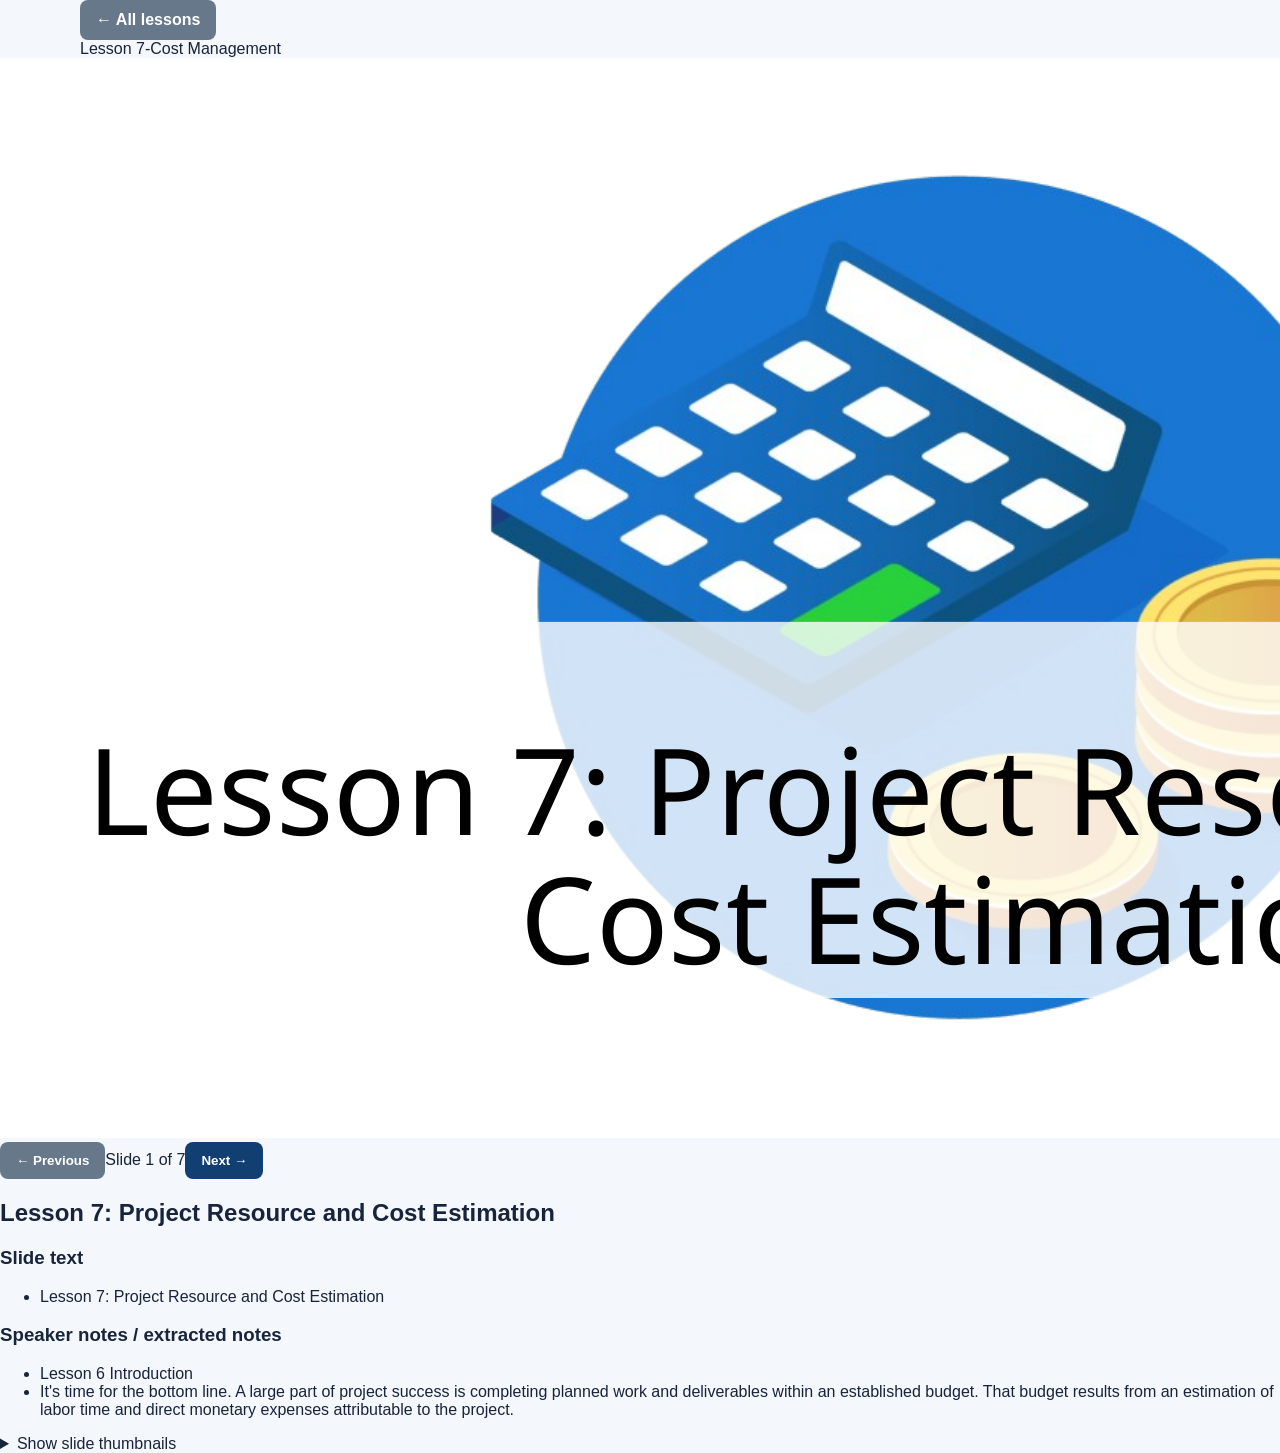
<file: lesson-7.html>
<!doctype html><html lang="en"><head><meta charset="utf-8"><meta name="viewport" content="width=device-width,initial-scale=1"><title>Lesson 7-Cost Management</title><link rel="stylesheet" href="assets/style.css"></head><body><nav class="lesson-top"><div class="wrap"><a class="btn secondary" href="project-management.html">← All lessons</a><div class="nav-title">Lesson 7-Cost Management</div></div></nav><main class="slide-shell"><section class="slide-card"><div class="viewer"><img id="slideImage" src="" alt=""></div><div class="slide-meta"><div class="controls"><button class="btn secondary" id="prev">← Previous</button><span id="progress" class="progress"></span><button class="btn" id="next">Next →</button></div><h1 id="slideTitle"></h1><div class="transcript"><div class="box"><h3>Slide text</h3><div id="slideText"></div></div><div class="box"><h3>Speaker notes / extracted notes</h3><div id="notesText"></div></div></div><details><summary>Show slide thumbnails</summary><div class="thumbs"><a href="#slide-1" onclick="show(0); return false;"><img src="assets/slides/lesson-7/slide-1.png" alt="Thumbnail for slide 1"><small>1. Lesson 7: Project Resource and Cost Estimatio</small></a>
<a href="#slide-2" onclick="show(1); return false;"><img src="assets/slides/lesson-7/slide-2.png" alt="Thumbnail for slide 2"><small>2. Learning Objectives</small></a>
<a href="#slide-3" onclick="show(2); return false;"><img src="assets/slides/lesson-7/slide-3.png" alt="Thumbnail for slide 3"><small>3. Cost Management</small></a>
<a href="#slide-4" onclick="show(3); return false;"><img src="assets/slides/lesson-7/slide-4.png" alt="Thumbnail for slide 4"><small>4. Project Resources and Cost Management</small></a>
<a href="#slide-5" onclick="show(4); return false;"><img src="assets/slides/lesson-7/slide-5.png" alt="Thumbnail for slide 5"><small>5. Cost Control and Earned Value Management</small></a>
<a href="#slide-6" onclick="show(5); return false;"><img src="assets/slides/lesson-7/slide-6.png" alt="Thumbnail for slide 6"><small>6. Cost Control and Earned Value Management</small></a>
<a href="#slide-7" onclick="show(6); return false;"><img src="assets/slides/lesson-7/slide-7.png" alt="Thumbnail for slide 7"><small>7. EVM Project Performance Measures</small></a></div></details></div></section></main><script>window.SLIDES=[{"n": 1, "title": "Lesson 7: Project Resource and Cost Estimation", "text": ["Lesson 7: Project Resource and Cost Estimation"], "notes": ["Lesson 6 Introduction", "It's time for the bottom line. A large part of project success is completing planned work and deliverables within an established budget. That budget results from an estimation of labor time and direct monetary expenses attributable to the project."], "image": "assets/slides/lesson-7/slide-1.png"}, {"n": 2, "title": "Learning Objectives", "text": ["Learning Objectives", "describe the basic principles and concepts of cost management;", "describe key inputs into cost estimates and budgets;", "assign resources (team labor time and monetary costs) to project tasks; and", "understand earned value management (EVM) as a means to track and manage project resources."], "notes": [], "image": "assets/slides/lesson-7/slide-2.png"}, {"n": 3, "title": "Cost Management", "text": ["Cost Management", "A resource is a tangible entity to which a value may be assigned", "Labor costs reflect the costs, and value, for people working on a project", "Direct costs which are costs for tangible products or services acquired and tracked specifically for the project", "Indirect costs (Overhead) represent costs that are incurred by an organization carrying out a project but which are not specifically accounted for or tracked as part of a project", "Billing rate for that person or for an entire job classification:", "Base rate (pay and direct benefits)", "A multiplier is a factor applied to the base rate to reflect other costs of the organization beyond the employee's compensation"], "notes": ["Cost Management", "Project cost management includes preparation of the project budget as part of the project planning process and financial management during project execution. Projecting budgeting involves making an estimation of resources required to complete a project. In a project management context, a resource is a tangible entity to which a value may be assigned. Resources may be people (expressed in labor time), monetary (money used for project expenses), and equipment. In preparation of a budget, each of these types of resources is expressed in monetary terms (i.e., direct expenditures and costs for labor time or equipment usage). Depending on the type of project, there are a range of cost categories that should be included in cost estimation. Project resources typically include staff time, monetary expenditures, and system or equipment usage. For GIS projects, it is good practice to examine and tabulate all costs that are attributable to the project such as:", "labor time of the organization's existing staff or new staff hired for the project (normally measured as a monetary rate by time--hour, day, or month);", "contracted staff (cost for project team members provided through a contract with external organization or company);", "contracted services--costs for specific deliverables provided, under contract, by a consultant or contractor (e.g., GIS consultant providing GIS design and development services, GIS contractor performing database collection or development, firm providing aerial data collection and processing);", "computer hardware, network, equipment, and system maintenance and administration services (costs for the purchasing or leasing of computer servers, network devices, desktop computers, mobile devices, survey equipment, etc., and paid services for system maintenance);", "computer software (costs for licensing of server and desktop software and mobile device apps required for the project). Also may include ongoing costs for Web-based software and applications. This includes cloud-based services, also known as \"software as a service\" (SaaS). Applications and services provided by the Esri ArcGIS Online service is a prominent example;", "network and Web services (costs for provision of cellular or broadband communication services, Web hosting services, and related costs);", "GIS data (costs for the purchasing, licensing, or subscriptions to existing spatial data provided by an outside parties);", "training (costs for specialized training, such as software training for team members, which is necessary for the project); and", "travel expenses (costs for ground and air transportation, lodging, meals, and other costs associated with travel required for the project).", "Direct and indirect costs are related concepts explained below:", "Labor costs reflect the costs, and value, for people working on a project. Labor is typically measured in time--specific time in which a team member is working on the project (usually in hours or days). In most organizations, labor time has a monetary value that can be quantified on the basis of that person's total compensation (pay rate and benefits). Such quantification is typically calculated for employees in private-sector firms (e.g., dollar rate per hour) but is less often formally done for government agency employees. But the point is, labor time has a cost to the organization which can be derived based on the employee's compensation and work time.", "Most of the items in the list above present typical direct costs which are costs for tangible products or services acquired and tracked specifically for the project. Direct expenditures are easy to understand in the case of travel expenses or computer hardware and software purchased or leased specifically to support the project. Direct costs also include monetary expenditures for purchased services (e.g., costs for a GIS contractor for data collection of application development) as well as other monetary costs specifically assigned to the project.", "Indirect costs represent costs that are incurred by an organization carrying out a project but which are not specifically accounted for or tracked as part of a project. As such, indirect costs are often tallied for the entire organization, and then prorated to individual projects by the organization. Indirect costs are sometimes called overhead, and includes a range of things such as: building rent and operational costs (utilities, maintenance, custodial services); insurance fees; tax payments; employee training not attributable to a specific project; and costs for office furniture, equipment, and computer hardware which is not accounted for through specific projects. In private companies, staff time which is not billed to a specific project, and therefore does not bring in revenue (marketing and sales staff), is also considered overhead. An indirect cost in one organization may be managed as a direct cost in another. For example, some organizations may have copy machines that keep track of identity numbers and allow copies to be billed back to individual projects. In the past, some GIS labs with processing capability that was high end at the time accounted for and billed projects based on central processing unit (CPU) usage. Many government agencies and private companies account for overhead costs as a \"multiplier\" applied to employee costs. For instance, private GIS consulting companies typically establish hourly or daily monetary rates that take into account the employee's base salary and benefits along with physical overhead and the company's non-billable employee costs (see explanation below).", "When organizations are calculating the monetary rate to for labor time expended on a project, it is typical to start with the cost of an employee's total compensation also called the base rate (pay and direct benefits). Then, apply some additional costs expressed as multipliers. A multiplier is a factor applied to the base rate to reflect other costs of the organization beyond the employee's compensation and to determine the billing rate for that person or for an entire job classification. Here's an example: An employee's base rate (total compensation) is $40 per hour and the overhead multiplier used by the organization is 1.5. The billing (or \"billable\") rate for that person would be $60.00 per hour. Private companies may also apply another type of multiplier to take into account expected profit. The profit multiplier is normally expressed as a percentage of the base rate. Using the example above, if the targeted profit is 20%, add another $8 to the rate yielding $68 per hour. In practice, some organizations may have other types of multipliers that are also applied to calculate labor rates. Also, private companies, in setting their billable rates, take into account market forces, level of demand, and other factors."], "image": "assets/slides/lesson-7/slide-3.png"}, {"n": 4, "title": "Project Resources and Cost Management", "text": ["Project Resources and Cost Management", "General Practices:", "examine work plans/budgets/personnel for similar, past projects", "communicate with others in other organizations about similar projects", "research direct expense items", "contact vendors and contractors about potential costs for contracted services", "use a cost estimation tool to capture labor time and direct cost items", "generate high-cost and low-cost budgets"], "notes": ["Project Resources and Cost Management", "Project managers must account for the cost of all resources that will be necessary to meet the scope of the project within the scheduled time. This is a difficult thing to do well. If enough resources are not allocated, the project will exhaust the budget before completion. Some unseasoned project managers, seeking to get funding approval to carry out a planned project, are apt to underestimate costs in order to make the project more attractive and increase the likelihood of approval. That approach is counter-productive because it often results in a shortfall of necessary funds or staff resources to complete the work. It is much better to fully estimate costs and apply a reasonable contingency to account for project risks that could impact resource requirements. It is vastly better to complete the project under-budget than be forced to \"pass the hat\" to obtain more funding to complete project work.", "Organizations have many strategies for most effectively using project resources while managing costs. Some government agencies and private companies have put in place a project management office (PMO). A PMO establishes best practices for project planning and management, provides templates for planning and monitoring, assembles a library of information on past projects, and provides support to project managers and teams.", "Estimating labor time and direct expenses for projects is challenging--particularly for an organization or an assigned project manager that has limited experience in similar projects. Sound project budgeting can take a considerable amount of research and time, but that is a worthwhile investment. Some general practices that can help in estimating project resources are:", "examine work plans and budgets for similar, past projects in your organization and consult with personnel involved in those projects;", "communicate with peers and colleagues in other organizations about their experience on similar projects;", "do necessary research on direct expense items (costs for travel, computer software, equipment);", "contact vendors and contractors to get input about potential costs for contracted services (e.g., field data collection) based on their experience in similar projects;", "use a cost estimation tool (like a formatted spreadsheet) with sufficient detail to capture labor time and rates and all direct cost items;", "use the cost estimation tool to generate high-cost and low-cost versions and use that as a basis to prepare a final budget.", "Estimating resources and preparation of project budgets is tricky but becomes easier as your experience in project planning increases. But in many cases, it is necessary to do some research to gather figures and not just \"pull numbers out of the air\". The success of your project and of you as project manager depends on doing as effective job as possible with budgeting. Estimating labor time can be particularly challenging. In most GIS projects, you need to focus on actual work time for project team members, not the duration (calendar time) of a task. For instance, a project may have a task called \"prepare geodatabase design\". The work and completion of that task may occur over a 2-week period (taking into account some delays, wait time for review and comment, etc.) but the actual labor time might be only 30 hours or less. The point is that for many GIS projects, team members may not be assigned full-time to the project or a specific task. Task duration (calendar time) and labor time are related but they are DIFFERENT and measured or tracked separately."], "image": "assets/slides/lesson-7/slide-4.png"}, {"n": 5, "title": "Cost Control and Earned Value Management", "text": ["Cost Control and Earned Value Management"], "notes": ["Cost Control and Earned Value Management", "Cost control includes monitoring cost, task completion, and time. If total cost of a project at a given time is over the cost baseline, cost control measures may be necessary. Such project management actions may range from ensuring that only tasks within the scope of the work are being performed to alerting stakeholders of potential cost overruns. As a project manager, it is important, professional, and ethical to identify and report on these issues as soon as they are identified. Effective techniques exist to help you in this matter.", "Earned value management (EVM) is an effective technique for tracking costs and examining project expenditures relative to completed work. Its strength is that it looks at cost, time, and task completion within the scope of the project simultaneously. It uses a WBS and budget created during the development stage, but tracks these metrics during the implementation stage of a project life cycle. The basic measures in EVM are explained in Figure 6-1.", "EVM uses tables and charts such as is shown in Figure 6-2, below. The y-axis of the chart represents cost and the x-axis represents time. The planned value throughout the project can be plotted from values of cost and time contained in the project plan's WBS. In other words, if you plan to complete Tasks 1, 2, and 3 by the end of Week 4, the planned value at that time is the budgeted cost associated with these tasks. As the team implements the project, the actual cost can also be graphed. At any given time during the project, the actual cost is the total of direct and indirect costs incurred to complete tasks. If Tasks 1, 2, and 3 take more time or resources to complete than planned for, the actual cost will exceed the planned value, which, of course, is not good. On the chart, the actual cost line will begin to track above the planned value line."], "image": "assets/slides/lesson-7/slide-5.png"}, {"n": 6, "title": "Cost Control and Earned Value Management", "text": ["Cost Control and Earned Value Management"], "notes": ["Cost Control and Earned Value Management", "Another way to express this is that the value your team has earned is below the value that you as project manager planned. If Tasks 1, 2, and 3 are 90% complete after four weeks, you have earned 90% of the value you planned to earn. Earned value--the value of the tasks completed, can also be graphed on the same chart. In this bad news example, the earned value line would track beneath the planned value line. Because multiple tasks may be occurring simultaneously within a given project, it is necessary to track actual cost and earned value for all tasks to accurately access the earned value of the project.", "Earned value and actual cost give different but complementary snapshots of how a project is going. For example, say your organization takes on a project that requires twice the resources planned for. Earned value could still track planned value if twice as many person-hours are assigned to the project. Actual cost, however, would be twice as high as planned value. Alternatively, the planned person-hour resources could be assigned to the project. In this case, actual cost would track planned value, but earned value would only be half of planned value.", "Once a project goes awry, it is difficult to get actual cost or earned value back on the planned value baseline. Usually, the best that can be accomplished is that EV and AC will cease diverging from PV. By making necessary adjustments in resource allocation and scope, a project manager can lower actual costs from a specific project point to minimize the difference between the planned value (PV) and actual cost (AC).", "EVM is important in that it synthesizes the planning, executing, and controlling process groups of project management. EVM is impossible without a project plan with a detailed WBS and budget. EVM also requires regular tracking during the implementation phase of the project life cycle. It can identify problems or issues early, when intervention or clarification from the project manager can be most useful to team members. It can be an aid to project managers required to file status reports. It is an important control management tool that a project manager has at her disposal during the critical part of the project life cycle when work is being completed.", "A summary of important EVM project performance measures is provided in Table 6-1 below."], "image": "assets/slides/lesson-7/slide-6.png"}, {"n": 7, "title": "EVM Project Performance Measures", "text": ["EVM Project Performance Measures"], "notes": [], "image": "assets/slides/lesson-7/slide-7.png"}];</script><script src="assets/viewer.js"></script></body></html>
</file>
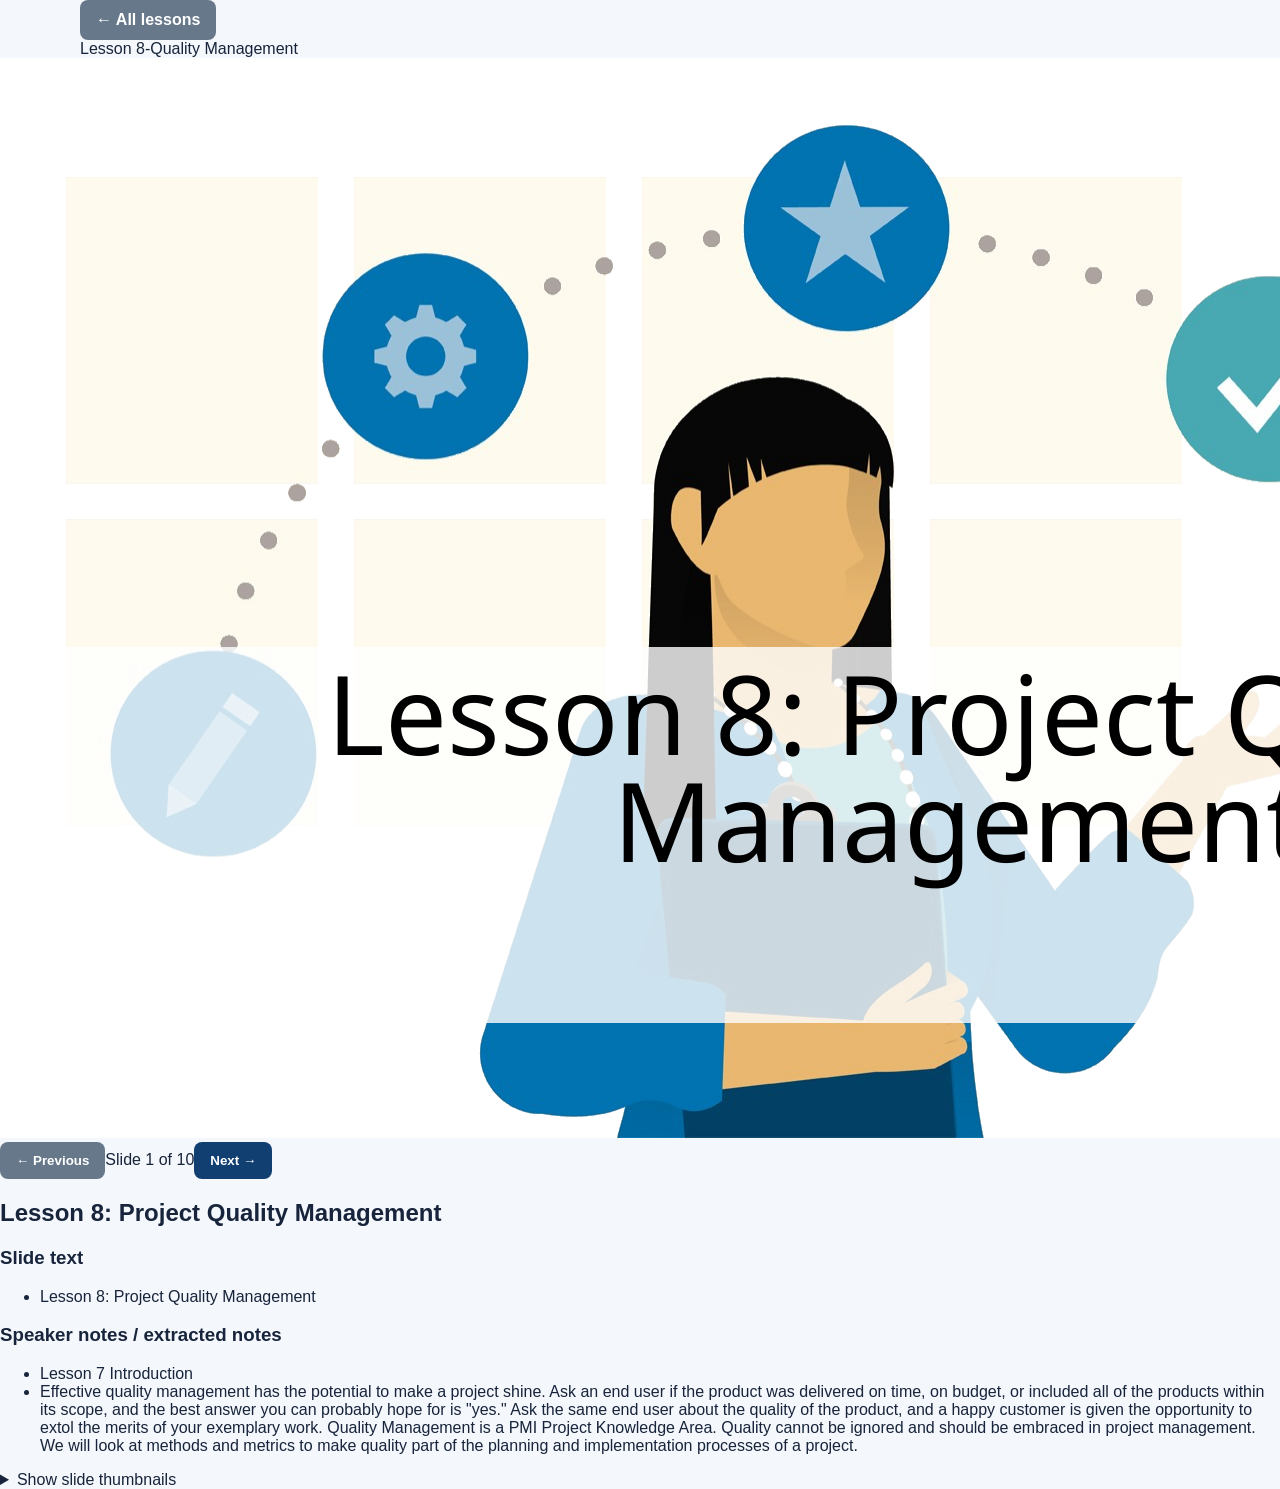
<file: lesson-8.html>
<!doctype html><html lang="en"><head><meta charset="utf-8"><meta name="viewport" content="width=device-width,initial-scale=1"><title>Lesson 8-Quality Management</title><link rel="stylesheet" href="assets/style.css"></head><body><nav class="lesson-top"><div class="wrap"><a class="btn secondary" href="project-management.html">← All lessons</a><div class="nav-title">Lesson 8-Quality Management</div></div></nav><main class="slide-shell"><section class="slide-card"><div class="viewer"><img id="slideImage" src="" alt=""></div><div class="slide-meta"><div class="controls"><button class="btn secondary" id="prev">← Previous</button><span id="progress" class="progress"></span><button class="btn" id="next">Next →</button></div><h1 id="slideTitle"></h1><div class="transcript"><div class="box"><h3>Slide text</h3><div id="slideText"></div></div><div class="box"><h3>Speaker notes / extracted notes</h3><div id="notesText"></div></div></div><details><summary>Show slide thumbnails</summary><div class="thumbs"><a href="#slide-1" onclick="show(0); return false;"><img src="assets/slides/lesson-8/slide-01.png" alt="Thumbnail for slide 1"><small>1. Lesson 8: Project Quality Management</small></a>
<a href="#slide-2" onclick="show(1); return false;"><img src="assets/slides/lesson-8/slide-02.png" alt="Thumbnail for slide 2"><small>2. Learning Objectives</small></a>
<a href="#slide-3" onclick="show(2); return false;"><img src="assets/slides/lesson-8/slide-03.png" alt="Thumbnail for slide 3"><small>3. Assignment Schedule</small></a>
<a href="#slide-4" onclick="show(3); return false;"><img src="assets/slides/lesson-8/slide-04.png" alt="Thumbnail for slide 4"><small>4. Next Assignment-Quality Management Plan</small></a>
<a href="#slide-5" onclick="show(4); return false;"><img src="assets/slides/lesson-8/slide-05.png" alt="Thumbnail for slide 5"><small>5. Quality Planning, Assurance, and Control</small></a>
<a href="#slide-6" onclick="show(5); return false;"><img src="assets/slides/lesson-8/slide-06.png" alt="Thumbnail for slide 6"><small>6. History, Tools, and Techniques</small></a>
<a href="#slide-7" onclick="show(6); return false;"><img src="assets/slides/lesson-8/slide-07.png" alt="Thumbnail for slide 7"><small>7. Pareto Diagram</small></a>
<a href="#slide-8" onclick="show(7); return false;"><img src="assets/slides/lesson-8/slide-08.png" alt="Thumbnail for slide 8"><small>8. Quality and Quality Management</small></a>
<a href="#slide-9" onclick="show(8); return false;"><img src="assets/slides/lesson-8/slide-09.png" alt="Thumbnail for slide 9"><small>9. Sample Quality Parameters</small></a>
<a href="#slide-10" onclick="show(9); return false;"><img src="assets/slides/lesson-8/slide-10.png" alt="Thumbnail for slide 10"><small>10. Quality and Quality Management</small></a></div></details></div></section></main><script>window.SLIDES=[{"n": 1, "title": "Lesson 8: Project Quality Management", "text": ["Lesson 8: Project Quality Management"], "notes": ["Lesson 7 Introduction", "Effective quality management has the potential to make a project shine. Ask an end user if the product was delivered on time, on budget, or included all of the products within its scope, and the best answer you can probably hope for is \"yes.\" Ask the same end user about the quality of the product, and a happy customer is given the opportunity to extol the merits of your exemplary work. Quality Management is a PMI Project Knowledge Area. Quality cannot be ignored and should be embraced in project management. We will look at methods and metrics to make quality part of the planning and implementation processes of a project."], "image": "assets/slides/lesson-8/slide-01.png"}, {"n": 2, "title": "Learning Objectives", "text": ["Learning Objectives", "understand the meaning of quality in the context of GIS projects;", "understand the differences between quality planning, quality assurance, and quality control, and describe where each fits into the project life cycle;", "appreciate the specific quality parameters associated with typical GIS projects and deliverables;", "describe the history, techniques and tools of quality control and management and cite organizations that development and promote quality standards;", "understand the key processes and steps involved in quality management in GIS projects;", "describe aspects of GIS projects that require special attention to quality."], "notes": [], "image": "assets/slides/lesson-8/slide-02.png"}, {"n": 3, "title": "Assignment Schedule", "text": ["Assignment Schedule", "Friday, 3/11: Data Gathering assignments due (grade will be affected if they are not turned in on time)", "Monday, 2/28: Business Requirements and Scope document were due on or before this data (grade will be affected if they are not turned in)", "Friday, 3/4: Functional Requirement document is due", "Friday, 3/4: Work breakdown structure and Gantt chart is due", "After 3/4, we begin working on our weekly presentations!!!", "Wednesday, 3/9: Communication Plan (this should be part of your initial presentation, but should be discussed with stakeholders)", "In April: Risk Management Plan, Quality Management Plan"], "notes": [], "image": "assets/slides/lesson-8/slide-03.png"}, {"n": 4, "title": "Next Assignment-Quality Management Plan", "text": ["Next Assignment-Quality Management Plan", "Introduction about the purpose of this plan", "Brief project background", "Brief summary of deliverables", "Define quality and quality management as it relates to this project", "Explain the quality parameters for Deliverables", "Present and explain the quality management workflow. A flow chart and accompanying description should be included. This should explain the workflow for contractor AND the QA checking process and tools used by the City to accept (or reject) data deliverables", "Include a summary of the automated and manual tools and processes that will be used to support the QC and QA work"], "notes": ["The Quality Management Plan should cover the following topics:", "Introduction about the purpose of this plan", "Brief project background--Explain that the City initiated the project with PW in lead, the RFP and hiring of your firm to help, and the City team and its role in the project", "Brief summary of deliverables--description of the two deliverables (MD2 and MD4) which are the subject of this assignment. Don't include a lot of detail but describe them as a basis for getting into more details about quality management relating to them. You can use excerpts from Table 2 of the City's RFP.", "Define quality and quality management as it relates to this project.", "Explain the quality parameters for Deliverables MD2 and MD4", "Present and explain the quality management workflow for MD2. A flow chart and accompanying description should be included. This should explain the workflow for contractor deliverable development and QC and submittal to the City AND the QA checking process and tools used by the City to accept (or reject) data deliverables", "Present and explain the quality management workflow for MD4. A flow chart and accompanying description should be included. The workflow should cover the design and development process (by the contractor) and the iterative review and comment process with the City team. The quality management workflow should show include final User Acceptance Testing and approval by the City, followed by preparation and review of documentation. Remember that there are two MD4 deliverables (the office-based and the mobile applications). You do NOT need to include a workflow diagram separately for each of these MD4 applications but the accompanying text should explain the quality management for these two applications.", "Include a summary of the automated and manual tools and processes that will be used to support the QC and QA work", "Explain how Deliverable SD4 is used to support Deliverable tracking and the City's QA process", "Make sure you describe the workflow explaining the complementary roles of the Contractor and the City in quality review and acceptance of the deliverables. For Deliverable MD2, this workflow includes the Contractor QC activities for data deliverables and then submits to the City for its QA review (culminating in acceptance or rejection).", "As in all written assignments, you should include a cover page which includes the following information: a) course number and name, b) assignment number and name, c) your name, and d) submittal date. The cover page should also have the full project name, title (\"Quality Management Plan\"), and name of your contracted company. Your submitted assignment should be formatted as specified in the Format Quality of this assignment\u2019s rubric below to earn maximum points. As you prepare this assignment, START WITH AN OUTLINE, with sections and subsections that cover the topics above. We recommend that you use the Outline/Heading feature of your word processing software in document preparation. It is expected that you will organize the document into numbered and named sections. It is best practice today, for technical and management documents, to use a \"decimal\" outline numbering scheme (1., 1.1, etc.) as opposed to the older Roman Numeral numbering approach."], "image": "assets/slides/lesson-8/slide-04.png"}, {"n": 5, "title": "Quality Planning, Assurance, and Control", "text": ["Quality Planning, Assurance, and Control", "Quality is the degree to which project deliverables meet requirements", "American National Standards Institute (ANSI)", "National Institute of Standards and Technology (NIST)", "Institute of Electrical and Electronics Engineers (IEEE)", "Internet Engineering Task Force (IETF)", "Software Engineering Institute (SEI)", "Quality control (QC) - as deliverables are being prepared", "Quality assurance (QA) - after initial deliverable completion"], "notes": ["Quality Planning, Assurance, and Control", "The Project Management Institute (PMI) defines quality, in a project context as, \"the degree to which project deliverables meet requirements\". This general definition places the focus on a need for well-defined requirements for project execution and deliverables. Quality planning should occur as part of the development of project deliverable specifications and work planning. Identification and characterization of quality as a basis for quality management procedures is helped by reference to accepted standards. Consider taking a look at resources of the following organizations to get a better understanding of accepted GIS-related standards:", "Open GIS Consortium(link is external) (OGC): An independent standards organization with participation of industry and government organizations and coordination with professional associations and other standards organizations. The OGC has established standards for spatial data format, data classification, geospatial services and applications, and GIS operational practices. The OGC standards have been adopted by many GIS software and database companies and by user organizations.", "Federal Geographic Data Committee(link is external) (FGDC): a U.S. Federal government organization which develops and approves standards for GIS data and metadata quality, format, content, and classification and related GIS data collection and maintenance practices.", "American Society of Photogrammetry and Remote Sensing(link is external) (ASPRS): Professional association that prepares and approved formal standards for aerial data imagery and LiDAR acquisition and processing and for map and orthoimage positional accuracy.", "International Association for Standardization(link is external) (ISO): An independent international standards organization with participation of industry and government organizations and coordination with professional associations and other standards organizations. The ISO approves and promotes standards for a wide range of quality topics (ISO 9000) and has organized Technical Committee 211 (Geographic Information and Geomatics) which deals with GIS-related software, data, and services.", "Urban and Regional Information Systems Association(link is external) (URISA): An international professional and educational association that promotes standards and best practices for the management and use of GIS technology. URISA's GIS Management Institute (GMI) develops tools and best practices useful for GIS planning and management.", "Other standards organizations, not specific to GIS or spatial data but which develop and promote standards some of which relate to information technology and quality parameters, include:", "American National Standards Institute (ANSI): An independent U.S. based standards organization addressing standards of all types (including many IT standards);", "National Institute of Standards and Technology (NIST): A U.S. government standards organization which adopts format standards for a wide range of products and services;", "Institute of Electrical and Electronics Engineers (IEEE): An independent standards organization with a focus on computer hardware, networks, and software;", "Internet Engineering Task Force (IETF): Global organization that sets standards for Internet communications and services; and", "Software Engineering Institute (SEI): An independent body based at Carnegie Mellon University that develops and promotes standards and best practices for software and application development.", "There are two terms that are widely used in quality management, quality control and quality assurance. These terms are used somewhat differently by different practitioners. In GIS projects (particularly for GIS database development), they are often used interchangeably. So, as you encounter these terms in project specifications, contractor service descriptions, and white papers, be aware that there is not a full consensus on their meaning. A practical usage of these terms in GIS projects is as follows:", "Quality control (QC) refers to the tools, processes, and range of automated and manual checks that are put in place to meet quality requirements as deliverables are being prepared. The intent is to produce the deliverables that fully meet project specifications and quality requirements. The related term, quality assurance (QA), refers to tools and procedures used to assess adherence to specifications and quality requirements after initial deliverable completion and in a final step to check and approve the deliverables. QA checking should be performed as a separate step from deliverable production/preparation and often by a separate group or people from those involved in deliverable production. Often that separate group is a client organization that has contracted GIS services (database development) to a private firm. QC and QA are related and may use similar tools and procedures but their use in the entire workflow from deliverable preparation to final acceptance is different. In practice, if QA checking reveals problems with deliverables, the deliverable is subjected to additional steps to correct errors and re-submit it--at which point it is usually subjected to another round of QA checking."], "image": "assets/slides/lesson-8/slide-05.png"}, {"n": 6, "title": "History, Tools, and Techniques", "text": ["History, Tools, and Techniques", "Dr. W. Edwards Deming", "design the product", "make it; test it in the production line and the laboratory", "put it on the market", "test it in service; find out what the user thinks of it, and why the nonuser has not bought it", "Joseph Juran", "Fitness of use is defined as both", "1) freedom from defects and deficiencies, and", "2) product features that meet the user's needs", "Pareto diagram", "Statistical sampling"], "notes": ["The History, Tools, and Techniques of Quality Management", "Many of the tools and techniques in current use have their roots in post-World War II Japan. Dr. W. Edwards Deming used statistical methods to improve quality with a strong focus on the customer or end user, while in the process making organizations more productive and profitable. Although this user-needs focus is now widely accepted, it was an unconventional perspective at the time. Deming's approach was plan, do, check, and act; later he expanded these ideas to:", "design the product;", "make it; test it in the production line and the laboratory;", "put it on the market;", "test it in service; find out what the user thinks of it, and why the nonuser has not bought it.", "Joseph Juran also did much to promote quality improvement, especially a product's fitness of use. Fitness of use is defined as both 1) freedom from defects and deficiencies, and 2) product features that meet the user's needs. These two ideas continue to evolve in more recent quality management ideas and practices. For example, the Six Sigma principle, which attempts to limit defective units per billion to two, is a disciplined example of the first definition of fitness of use above. Individuals working with human factors to understand how end users interact with various graphical user interfaces would be an example of the second definition.", "Tools and techniques for quality management are numerous. A Pareto diagram is a histogram with columns or bars ordered from most common to least. Figure 7-1, below, shows an example of a Pareto diagram. It is a graphical way of summarizing where most problems occur with a product, or what most users would like to see included in a product. It is an important graphical display tool, as often a great majority of problems or needs fall into the same category. Often, the number of individuals providing input is somewhat limited, so that issues can be classified and enumerated from the entire population.", "Statistical sampling may be appropriate for testing the quality of products produced, as looking at each individual product would be very time consuming and cost prohibitive. The sample must be random, and large enough to represent the entire population of products with some degree of certainty. Statistical sampling as part of a quality control program is used most frequently in high-volume manufacturing processes. But it may be appropriate as a basis for automated and manual checks for large-scale GIS database development projects especially in cases where data collection is more or less random. Whether or not statistical methods are used for determining a sample, the main point is that for some aspects of quality control and quality assurance checking, choosing a sample of the full project set is appropriate and effective. For instance, to check for positional accuracy of field data collection (e.g., positions of signs, hydrants, trees, etc.), a subset (e.g., 2% to 5%) of the full data set could be visually checked by comparing the captured position to the actual location on a high-resolution orthoimage or even with GNSS in the field."], "image": "assets/slides/lesson-8/slide-06.png"}, {"n": 7, "title": "Pareto Diagram", "text": ["Pareto Diagram"], "notes": [], "image": "assets/slides/lesson-8/slide-07.png"}, {"n": 8, "title": "Quality and Quality Management", "text": ["Quality and Quality Management", "Quality can be defined (and ideally measured and assessed) for specific deliverables such as:", "reports and documents (needs assessment, design documents, plans, etc.);", "conceptual and physical database designs;", "spatial data collected from aerial surveys and processed for delivery to users (orthoimagery, LiDAR elevation data);", "GIS data compiled from field data collection, map digitizing, or other means; and", "GIS appliations (custom-designed user interface and functionality from GIS software)."], "notes": [], "image": "assets/slides/lesson-8/slide-08.png"}, {"n": 9, "title": "Sample Quality Parameters", "text": ["Sample Quality Parameters"], "notes": ["*includes specified allowable \"error of omission\" level (required features captured) and \"error of commission\" (non-required features captured by error). An example of \"error of commission\" would be a GIS project involving the collection of manhole locations for a water utility. If the collection included, by error, some gas main manholes as well--there would be commission errors (the gas manholes should not be part of the database)."], "image": "assets/slides/lesson-8/slide-09.png"}, {"n": 10, "title": "Quality and Quality Management", "text": ["Quality and Quality Management", "Quality planning establishes quality parameters and level of expected quality for those parameters, and it describes the use of necessary tools and procedures to ensure that the level of quality is attained", "Pilot project is a task or sub-project that is part of the overall database development project", "Incremental data improvement is a process of \"incremental accuracy\" may be put in place to improve data quality over time"], "notes": ["Quality planning establishes quality parameters and level of expected quality for those parameters, and it describes the use of necessary tools and procedures to ensure that the level of quality is attained. Quality planning should occur as part of the development of project deliverable specifications and work planning.", "As indicated in Table 7-1 above, quality planning for GIS projects may include several important aspects, some of which overlap with those identified for information technology projects, and some of which are unique to GIS. For example, functionality and usability are important aspects of many IT development projects. If you are customizing a user interface for a GIS application, you will need to address these issues of functionality and usability. If however you are creating paper copies of maps for botanists to use as they collect samples, functionality and readability relative to how the map will be used is important. The most rigorous and detailed quality planning and quality control procedures are associated with GIS data compilation and processing projects. For GIS data, there are fairly mature, documented standards, and data quality lends itself to a greater level of quantification than quality criteria that are more subjective. Several government and professional organizations have documented standards for spatial data content, format, and overall quality.", "In GIS projects, there is considerable focus on quality management for GIS data and custom application development. Read Croswell, subsections 7.4 and 7.5, for an overview of GIS database and application development considerations. Also, take a look at the tutorial document on GIS database QC and QA.", "In major GIS database development projects, like the one being launched by the City of Metropolis, it is common practice to prepare an initial database design and set up database development procedures (including QC steps) and then initiate a pilot project--a task or sub-project that is part of the overall database development project. The purpose of the pilot is to test the design, source material management, data capture and development procedures, QC approach, etc., and then to use the pilot project results to refine the design and procedures before initiating production work.", "In GIS database work, the concept of incremental data improvement is important. Consider a major GIS database project for a water utility organization which has the objective of developing a complete GIS database of the water distribution network with such features as water mains, valves, hydrants, fittings, service lines, etc. The project also captures attribute information about the water facilities like pipe diameter, material, installation date, and others. Even a very well-planned project that uses available sources (as-built engineering drawings, work orders, water service line connection permits), may not result in a fully complete and accurate database (in relation to facilities actually in the field). In this case, a process of \"incremental accuracy\" may be put in place to improve data quality over time. The water utility organization has people in the field on a continual basis performing inspections and maintenance activity. These individuals observe facility status in the field and, with the right field-based tools deployed with mobile devices, can capture information that will improve GIS data quality over time. Such improvements may include: a) improved positional accuracy based on field-collected coordinates, b) populating attribute data missing from the initial data capture (e.g., correct pipe material), and c) capturing features located in the field (missed in the initial database development). This can be done by deploying field-based GIS applications with a location-aware devices (smart phone, tablet computer) that allow field personnel to capture new data that will drive GIS database improvements."], "image": "assets/slides/lesson-8/slide-10.png"}];</script><script src="assets/viewer.js"></script></body></html>
</file>
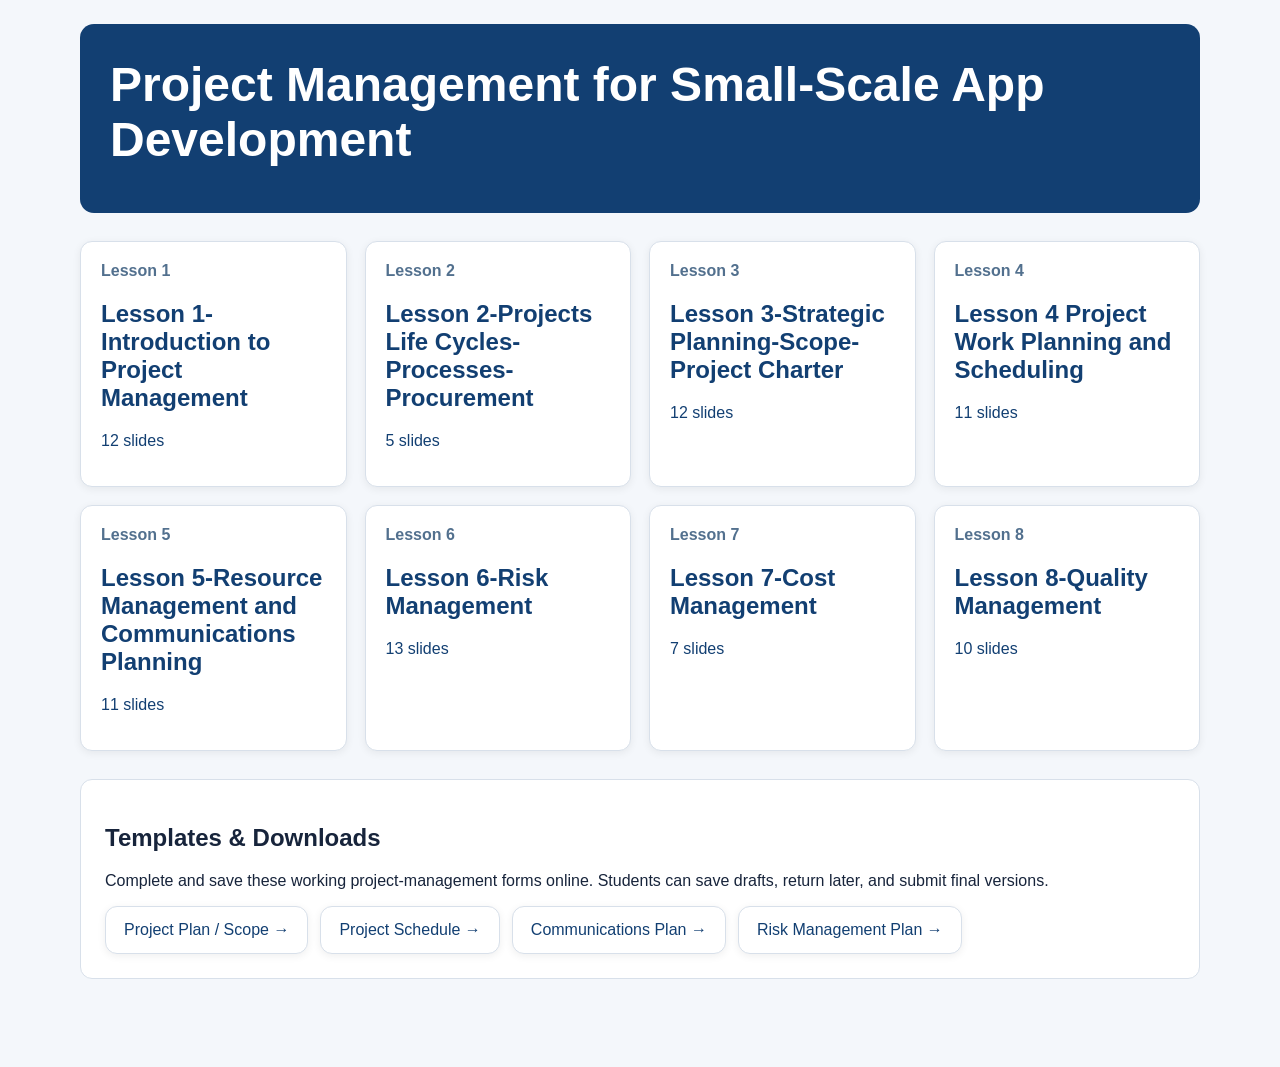
<file: project-management.html>
<!doctype html><html lang="en"><head><meta charset="utf-8"><meta name="viewport" content="width=device-width,initial-scale=1"><title>Project Management Lessons</title><link rel="stylesheet" href="assets/style.css"></head><body><header class="site-header"><div class="wrap"><div class="eyebrow"></div><h1>Project Management for Small-Scale App Development</h1><p class="lead"></p></div></header><main class="wrap"><section class="grid"><a class="card" href="lesson-1.html"><div class="lesson-num">Lesson 1</div><h2>Lesson 1-Introduction to Project Management</h2><p>12 slides</p></a>
<a class="card" href="lesson-2.html"><div class="lesson-num">Lesson 2</div><h2>Lesson 2-Projects Life Cycles-Processes-Procurement</h2><p>5 slides</p></a>
<a class="card" href="lesson-3.html"><div class="lesson-num">Lesson 3</div><h2>Lesson 3-Strategic Planning-Scope-Project Charter</h2><p>12 slides</p></a>
<a class="card" href="lesson-4.html"><div class="lesson-num">Lesson 4</div><h2>Lesson 4 Project Work Planning and Scheduling</h2><p>11 slides</p></a>
<a class="card" href="lesson-5.html"><div class="lesson-num">Lesson 5</div><h2>Lesson 5-Resource Management and Communications Planning</h2><p>11 slides</p></a>
<a class="card" href="lesson-6.html"><div class="lesson-num">Lesson 6</div><h2>Lesson 6-Risk Management</h2><p>13 slides</p></a>
<a class="card" href="lesson-7.html"><div class="lesson-num">Lesson 7</div><h2>Lesson 7-Cost Management</h2><p>7 slides</p></a>
<a class="card" href="lesson-8.html"><div class="lesson-num">Lesson 8</div><h2>Lesson 8-Quality Management</h2><p>10 slides</p></a></section><section class="resources-section" id="resources"><h2>Templates &amp; Downloads</h2><p>Complete and save these working project-management forms online. Students can save drafts, return later, and submit final versions.</p><div class="resource-links"><a class="resource-link" href="project-plan-form.html">Project Plan / Scope →</a><a class="resource-link" href="project-schedule-form.html">Project Schedule →</a><a class="resource-link" href="communications-plan-form.html">Communications Plan →</a><a class="resource-link" href="risk-management-form.html">Risk Management Plan →</a></div></section></main><footer class="footer"></footer></body></html>
</file>
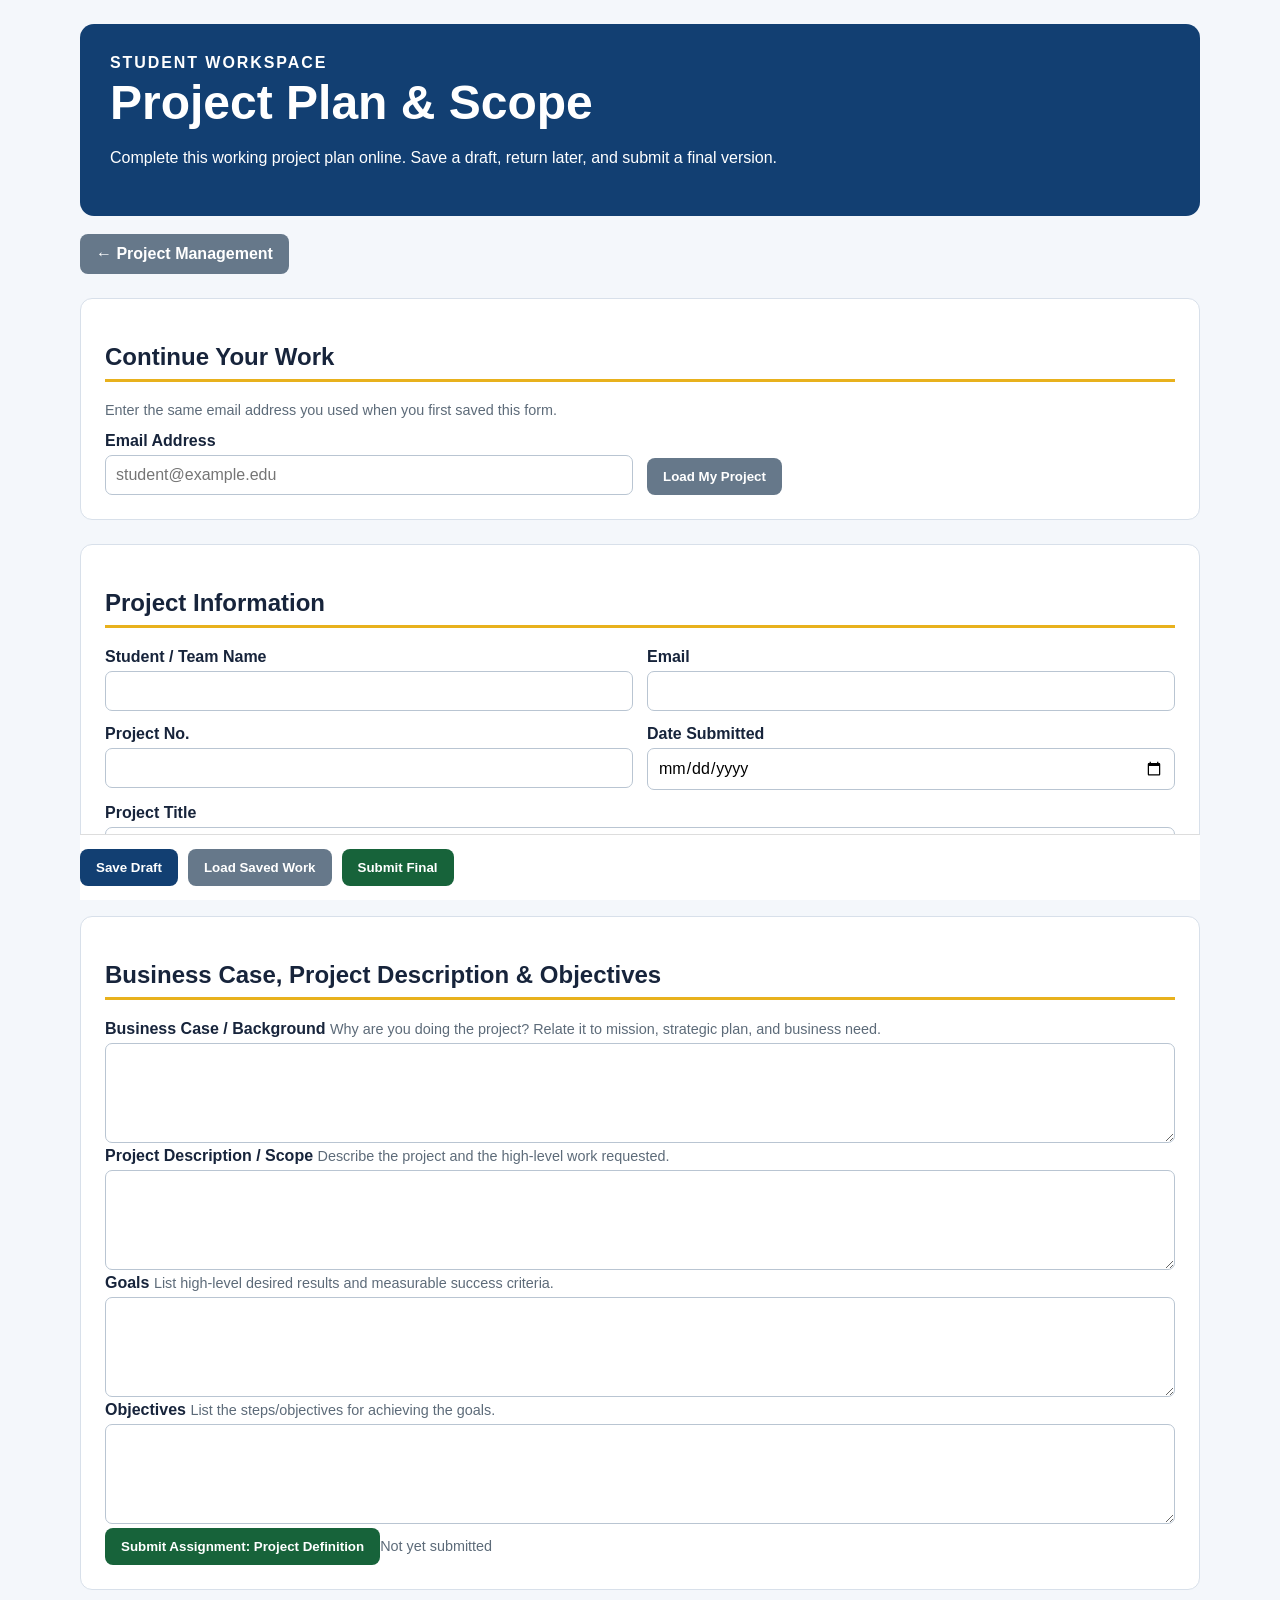
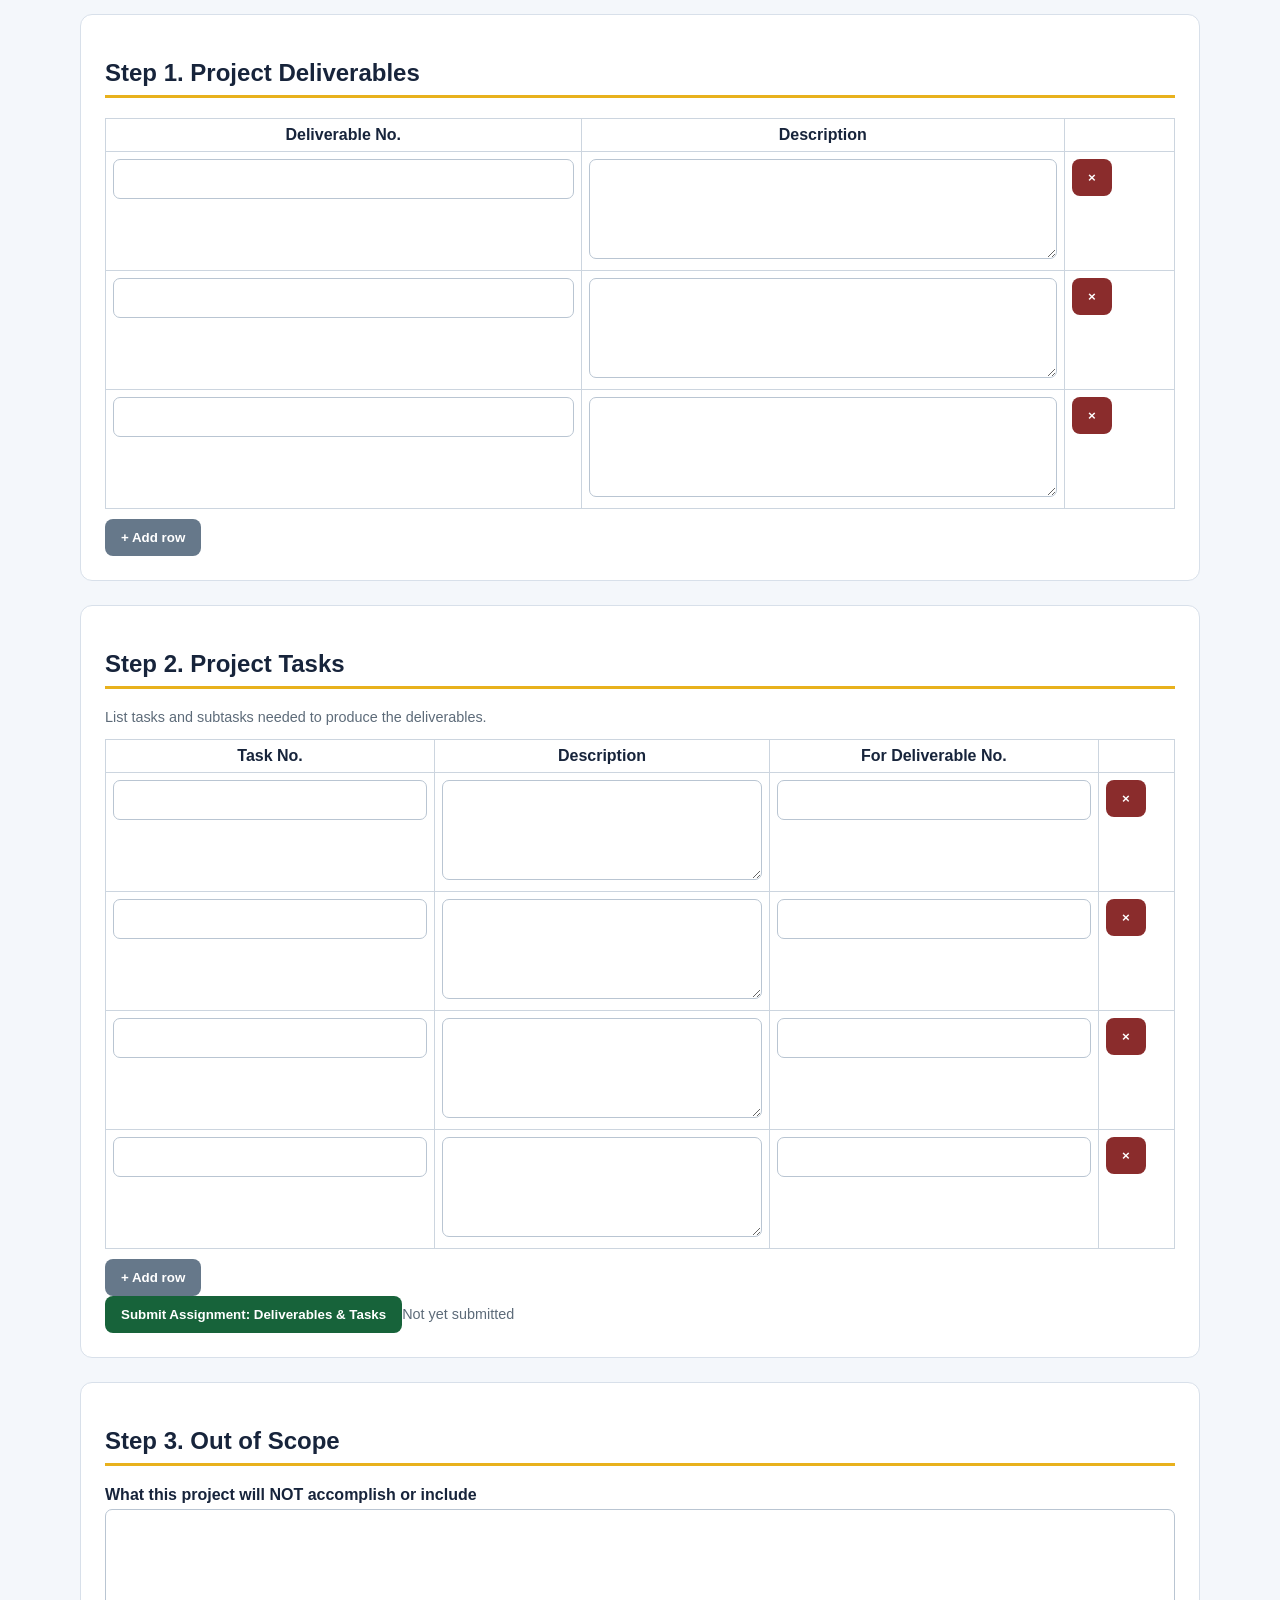
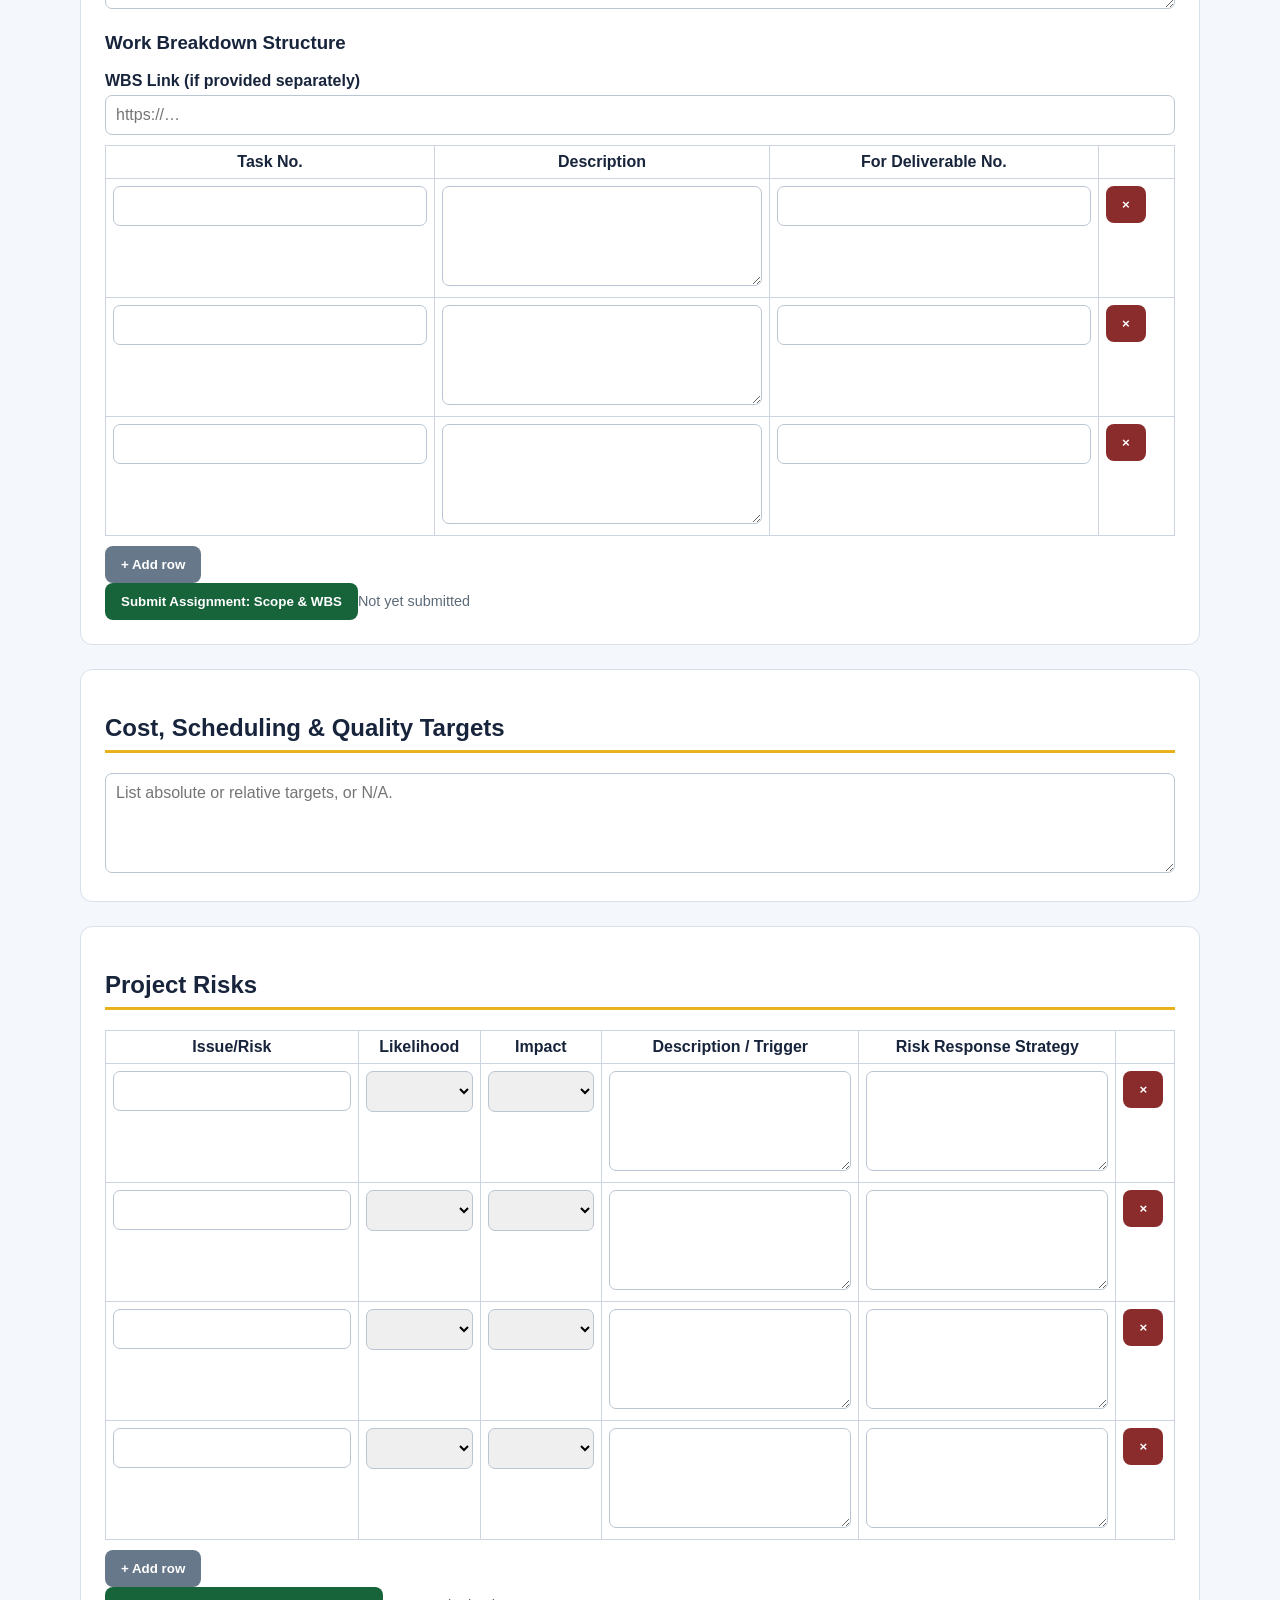
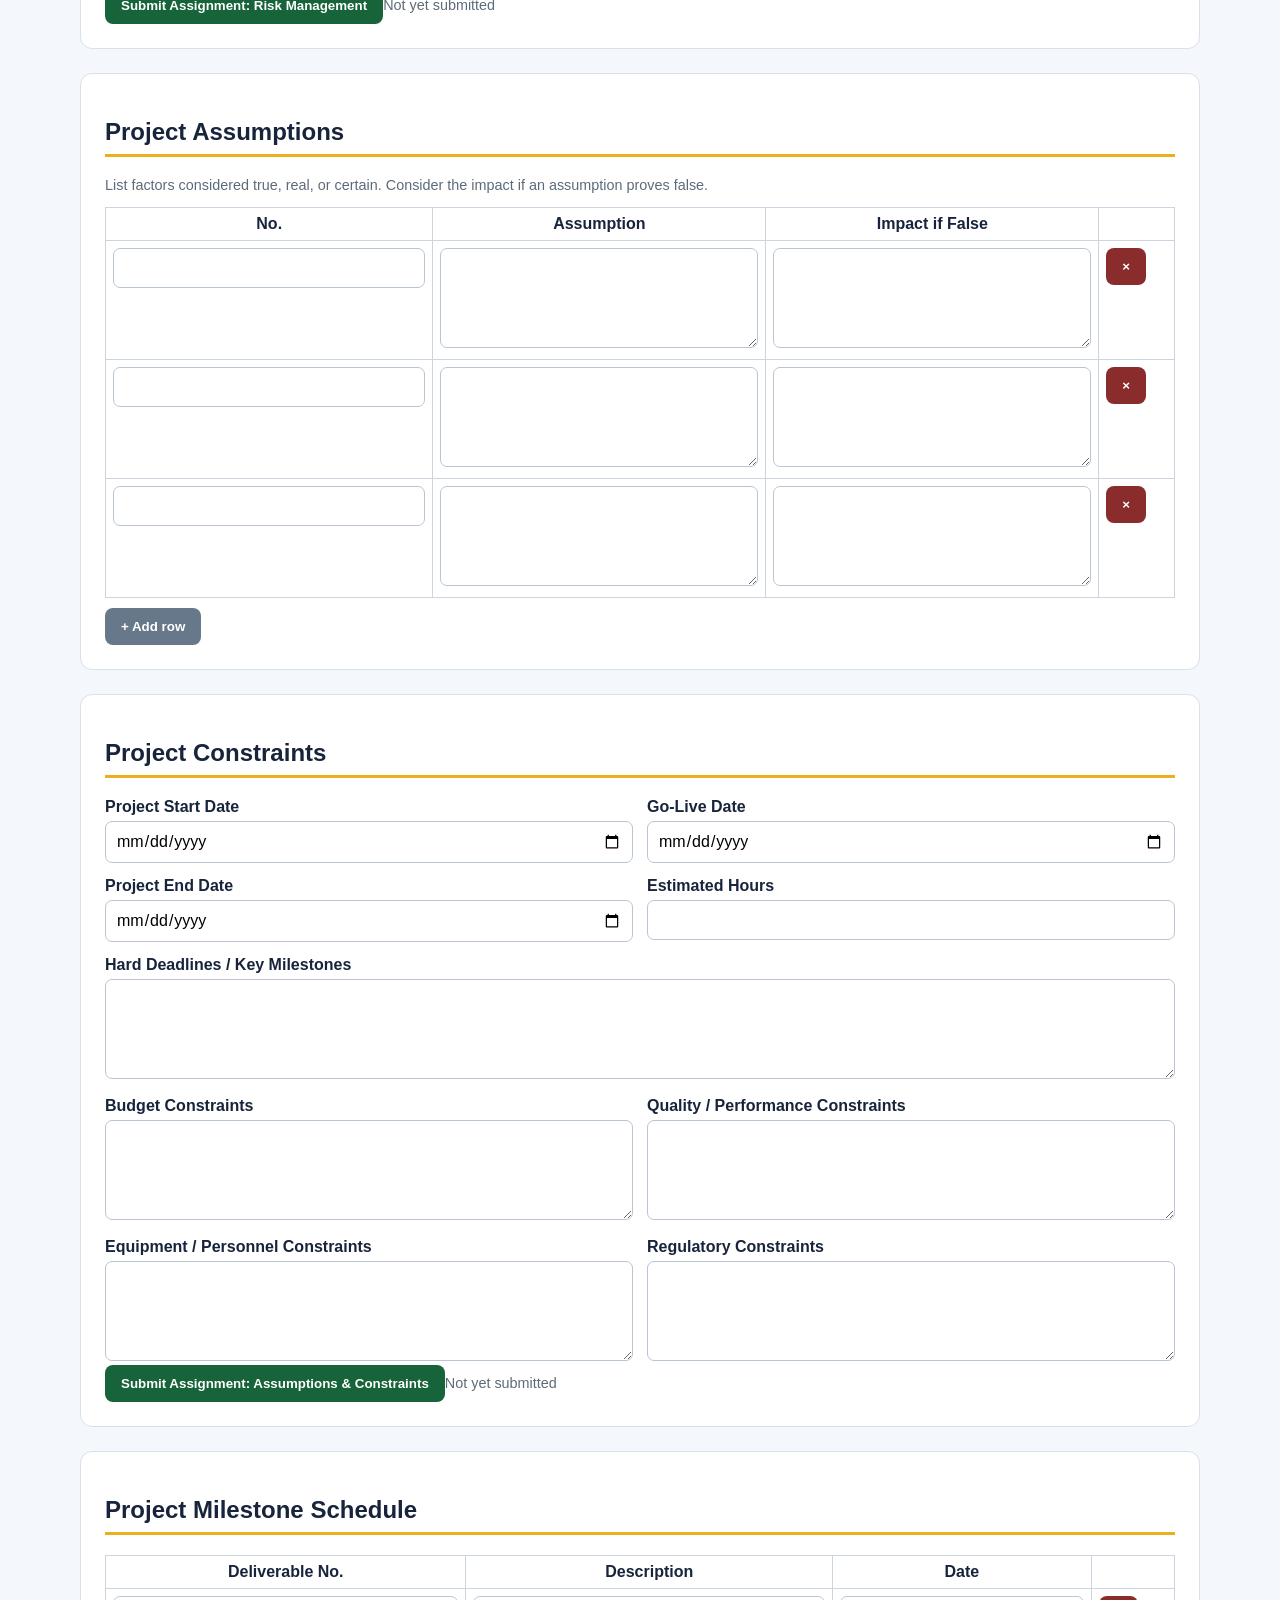
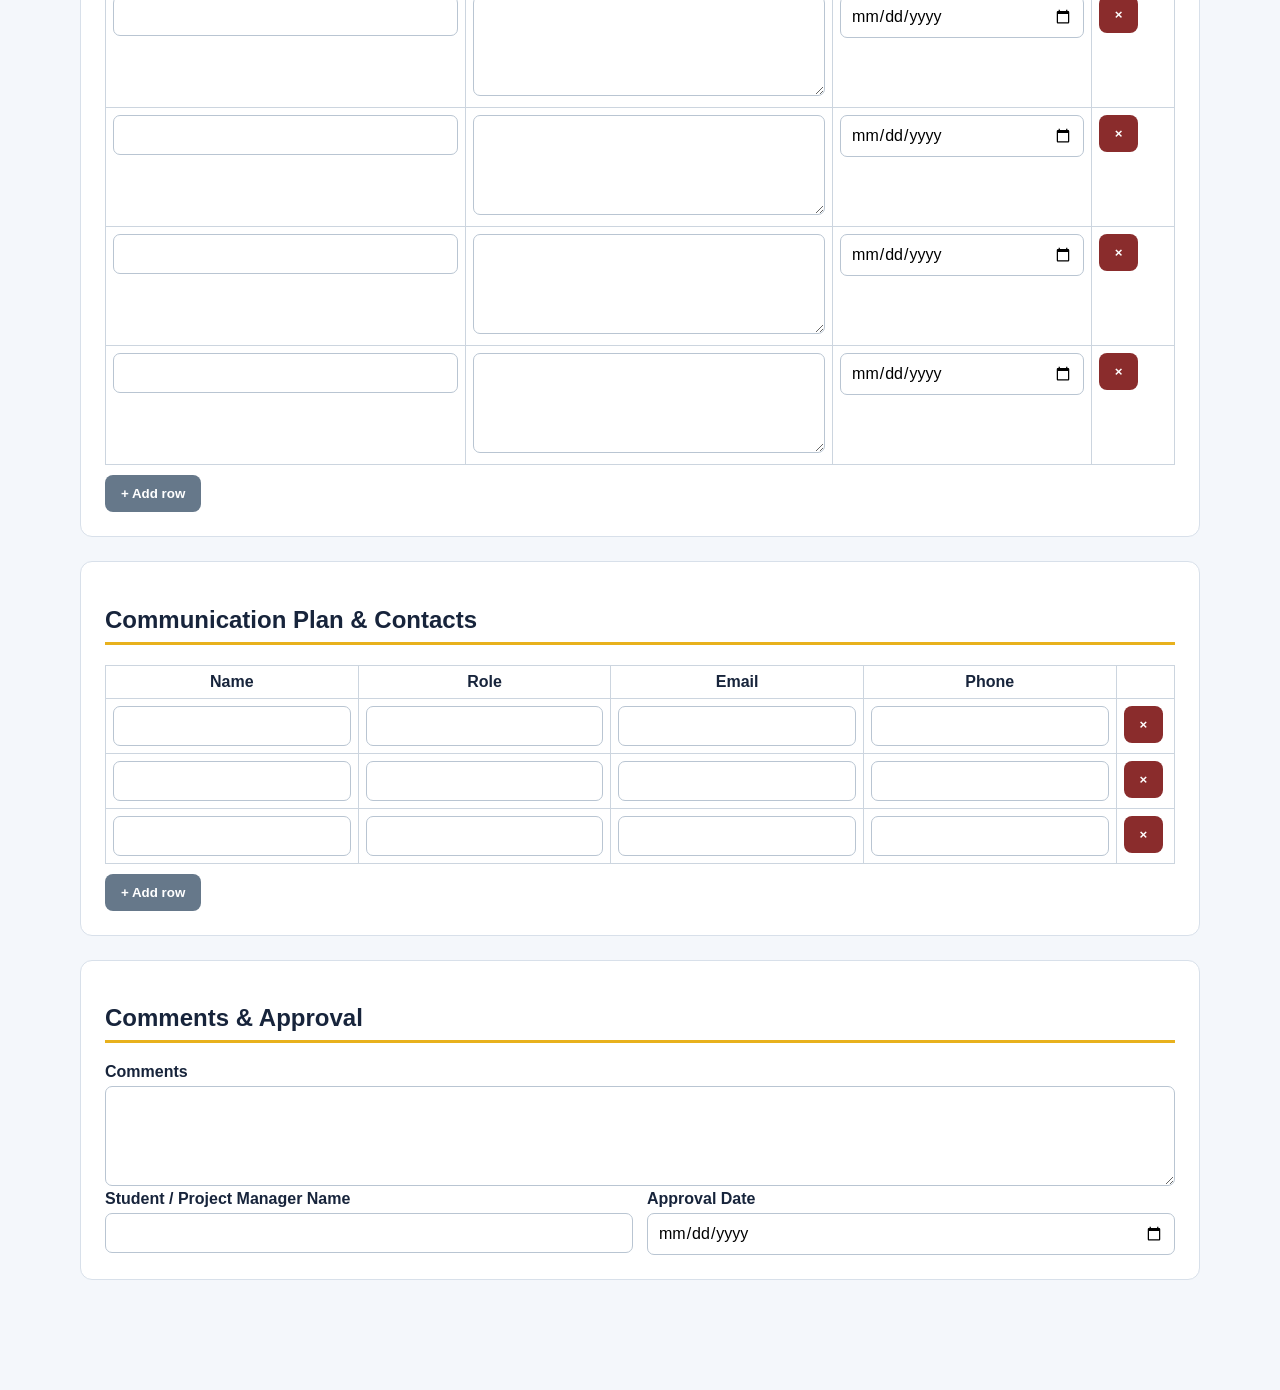
<file: project-plan-form.html>
<!doctype html><html lang="en"><head><meta charset="utf-8"><meta name="viewport" content="width=device-width,initial-scale=1"><link rel="stylesheet" href="assets/style.css"><title>Project Plan Form</title></head><body><header class="site-header"><div class="wrap"><div class="eyebrow">Student Workspace</div><h1>Project Plan &amp; Scope</h1><p class="lead">Complete this working project plan online. Save a draft, return later, and submit a final version.</p></div></header><main class="wrap"><div class="nav"><a class="btn secondary" href="project-management.html">← Project Management</a></div><section class="form-section load-panel"><h2 class="section-title">Continue Your Work</h2><p class="help">Enter the same email address you used when you first saved this form.</p><div class="form-grid"><div><label>Email Address</label><input type="email" id="loadEmail" placeholder="student@example.edu"></div><div style="align-self:end"><button type="button" class="secondary" id="loadByEmail">Load My Project</button></div></div></section><form data-formtype="project-plan"><input type="hidden" name="recordId"><section class="form-section"><h2 class="section-title">Project Information</h2><div class="form-grid"><div><label>Student / Team Name</label><input name="studentTeam" required></div><div><label>Email</label><input type="email" name="email" required></div><div><label>Project No.</label><input name="projectNo"></div><div><label>Date Submitted</label><input type="date" name="dateSubmitted"></div><div class="full"><label>Project Title</label><input name="projectTitle" required></div></div></section>
<section class="form-section"><h2 class="section-title">Business Case, Project Description &amp; Objectives</h2><label>Business Case / Background <span class="help">Why are you doing the project? Relate it to mission, strategic plan, and business need.</span></label><textarea name="businessCase"></textarea><label>Project Description / Scope <span class="help">Describe the project and the high-level work requested.</span></label><textarea name="projectDescription"></textarea><label>Goals <span class="help">List high-level desired results and measurable success criteria.</span></label><textarea name="goals"></textarea><label>Objectives <span class="help">List the steps/objectives for achieving the goals.</span></label><textarea name="objectives"></textarea><div class="assignment-actions"><button type="button" class="final" data-submit-assignment="definition">Submit Assignment: Project Definition</button><span class="help" data-assignment-status="definition">Not yet submitted</span></div></section>
<section class="form-section"><h2 class="section-title">Step 1. Project Deliverables</h2><table class="repeat" id="deliverables"><thead><tr><th>Deliverable No.</th><th>Description</th><th></th></tr></thead><tbody><tr><td><input data-field="Deliverable No."></td><td><textarea data-field="Description"></textarea></td><td><button type="button" class="danger remove-row">×</button></td></tr><tr><td><input data-field="Deliverable No."></td><td><textarea data-field="Description"></textarea></td><td><button type="button" class="danger remove-row">×</button></td></tr><tr><td><input data-field="Deliverable No."></td><td><textarea data-field="Description"></textarea></td><td><button type="button" class="danger remove-row">×</button></td></tr></tbody></table><button type="button" class="secondary add-row" data-table="deliverables">+ Add row</button></section>
<section class="form-section"><h2 class="section-title">Step 2. Project Tasks</h2><p class="help">List tasks and subtasks needed to produce the deliverables.</p><table class="repeat" id="tasks"><thead><tr><th>Task No.</th><th>Description</th><th>For Deliverable No.</th><th></th></tr></thead><tbody><tr><td><input data-field="Task No."></td><td><textarea data-field="Description"></textarea></td><td><input data-field="For Deliverable No."></td><td><button type="button" class="danger remove-row">×</button></td></tr><tr><td><input data-field="Task No."></td><td><textarea data-field="Description"></textarea></td><td><input data-field="For Deliverable No."></td><td><button type="button" class="danger remove-row">×</button></td></tr><tr><td><input data-field="Task No."></td><td><textarea data-field="Description"></textarea></td><td><input data-field="For Deliverable No."></td><td><button type="button" class="danger remove-row">×</button></td></tr><tr><td><input data-field="Task No."></td><td><textarea data-field="Description"></textarea></td><td><input data-field="For Deliverable No."></td><td><button type="button" class="danger remove-row">×</button></td></tr></tbody></table><button type="button" class="secondary add-row" data-table="tasks">+ Add row</button><div class="assignment-actions"><button type="button" class="final" data-submit-assignment="deliverables">Submit Assignment: Deliverables &amp; Tasks</button><span class="help" data-assignment-status="deliverables">Not yet submitted</span></div></section>
<section class="form-section"><h2 class="section-title">Step 3. Out of Scope</h2><label>What this project will NOT accomplish or include</label><textarea name="outOfScope"></textarea><h3>Work Breakdown Structure</h3><label>WBS Link (if provided separately)</label><input type="url" name="wbsLink" placeholder="https://…"><table class="repeat" id="wbs"><thead><tr><th>Task No.</th><th>Description</th><th>For Deliverable No.</th><th></th></tr></thead><tbody><tr><td><input data-field="Task No."></td><td><textarea data-field="Description"></textarea></td><td><input data-field="For Deliverable No."></td><td><button type="button" class="danger remove-row">×</button></td></tr><tr><td><input data-field="Task No."></td><td><textarea data-field="Description"></textarea></td><td><input data-field="For Deliverable No."></td><td><button type="button" class="danger remove-row">×</button></td></tr><tr><td><input data-field="Task No."></td><td><textarea data-field="Description"></textarea></td><td><input data-field="For Deliverable No."></td><td><button type="button" class="danger remove-row">×</button></td></tr></tbody></table><button type="button" class="secondary add-row" data-table="wbs">+ Add row</button><div class="assignment-actions"><button type="button" class="final" data-submit-assignment="wbs">Submit Assignment: Scope &amp; WBS</button><span class="help" data-assignment-status="wbs">Not yet submitted</span></div></section>
<section class="form-section"><h2 class="section-title">Cost, Scheduling &amp; Quality Targets</h2><textarea name="targets" placeholder="List absolute or relative targets, or N/A."></textarea></section>
<section class="form-section"><h2 class="section-title">Project Risks</h2><table class="repeat" id="risks"><thead><tr><th>Issue/Risk</th><th>Likelihood</th><th>Impact</th><th>Description / Trigger</th><th>Risk Response Strategy</th><th></th></tr></thead><tbody><tr><td><input data-field="Issue/Risk"></td><td><select data-field="Likelihood"><option></option><option>Low</option><option>Medium</option><option>High</option></select></td><td><select data-field="Impact"><option></option><option>Low</option><option>Medium</option><option>High</option></select></td><td><textarea data-field="Description / Trigger"></textarea></td><td><textarea data-field="Risk Response Strategy"></textarea></td><td><button type="button" class="danger remove-row">×</button></td></tr><tr><td><input data-field="Issue/Risk"></td><td><select data-field="Likelihood"><option></option><option>Low</option><option>Medium</option><option>High</option></select></td><td><select data-field="Impact"><option></option><option>Low</option><option>Medium</option><option>High</option></select></td><td><textarea data-field="Description / Trigger"></textarea></td><td><textarea data-field="Risk Response Strategy"></textarea></td><td><button type="button" class="danger remove-row">×</button></td></tr><tr><td><input data-field="Issue/Risk"></td><td><select data-field="Likelihood"><option></option><option>Low</option><option>Medium</option><option>High</option></select></td><td><select data-field="Impact"><option></option><option>Low</option><option>Medium</option><option>High</option></select></td><td><textarea data-field="Description / Trigger"></textarea></td><td><textarea data-field="Risk Response Strategy"></textarea></td><td><button type="button" class="danger remove-row">×</button></td></tr><tr><td><input data-field="Issue/Risk"></td><td><select data-field="Likelihood"><option></option><option>Low</option><option>Medium</option><option>High</option></select></td><td><select data-field="Impact"><option></option><option>Low</option><option>Medium</option><option>High</option></select></td><td><textarea data-field="Description / Trigger"></textarea></td><td><textarea data-field="Risk Response Strategy"></textarea></td><td><button type="button" class="danger remove-row">×</button></td></tr></tbody></table><button type="button" class="secondary add-row" data-table="risks">+ Add row</button><div class="assignment-actions"><button type="button" class="final" data-submit-assignment="risks">Submit Assignment: Risk Management</button><span class="help" data-assignment-status="risks">Not yet submitted</span></div></section>
<section class="form-section"><h2 class="section-title">Project Assumptions</h2><p class="help">List factors considered true, real, or certain. Consider the impact if an assumption proves false.</p><table class="repeat" id="assumptions"><thead><tr><th>No.</th><th>Assumption</th><th>Impact if False</th><th></th></tr></thead><tbody><tr><td><input data-field="No."></td><td><textarea data-field="Assumption"></textarea></td><td><textarea data-field="Impact if False"></textarea></td><td><button type="button" class="danger remove-row">×</button></td></tr><tr><td><input data-field="No."></td><td><textarea data-field="Assumption"></textarea></td><td><textarea data-field="Impact if False"></textarea></td><td><button type="button" class="danger remove-row">×</button></td></tr><tr><td><input data-field="No."></td><td><textarea data-field="Assumption"></textarea></td><td><textarea data-field="Impact if False"></textarea></td><td><button type="button" class="danger remove-row">×</button></td></tr></tbody></table><button type="button" class="secondary add-row" data-table="assumptions">+ Add row</button></section>
<section class="form-section"><h2 class="section-title">Project Constraints</h2><div class="form-grid"><div><label>Project Start Date</label><input type="date" name="projectStart"></div><div><label>Go-Live Date</label><input type="date" name="goLive"></div><div><label>Project End Date</label><input type="date" name="projectEnd"></div><div><label>Estimated Hours</label><input type="number" name="estimatedHours"></div><div class="full"><label>Hard Deadlines / Key Milestones</label><textarea name="deadlines"></textarea></div><div><label>Budget Constraints</label><textarea name="budgetConstraints"></textarea></div><div><label>Quality / Performance Constraints</label><textarea name="qualityConstraints"></textarea></div><div><label>Equipment / Personnel Constraints</label><textarea name="equipmentConstraints"></textarea></div><div><label>Regulatory Constraints</label><textarea name="regulatoryConstraints"></textarea></div></div><div class="assignment-actions"><button type="button" class="final" data-submit-assignment="assumptions">Submit Assignment: Assumptions &amp; Constraints</button><span class="help" data-assignment-status="assumptions">Not yet submitted</span></div></section>
<section class="form-section"><h2 class="section-title">Project Milestone Schedule</h2><table class="repeat" id="milestones"><thead><tr><th>Deliverable No.</th><th>Description</th><th>Date</th><th></th></tr></thead><tbody><tr><td><input data-field="Deliverable No."></td><td><textarea data-field="Description"></textarea></td><td><input type="date" data-field="Date"></td><td><button type="button" class="danger remove-row">×</button></td></tr><tr><td><input data-field="Deliverable No."></td><td><textarea data-field="Description"></textarea></td><td><input type="date" data-field="Date"></td><td><button type="button" class="danger remove-row">×</button></td></tr><tr><td><input data-field="Deliverable No."></td><td><textarea data-field="Description"></textarea></td><td><input type="date" data-field="Date"></td><td><button type="button" class="danger remove-row">×</button></td></tr><tr><td><input data-field="Deliverable No."></td><td><textarea data-field="Description"></textarea></td><td><input type="date" data-field="Date"></td><td><button type="button" class="danger remove-row">×</button></td></tr></tbody></table><button type="button" class="secondary add-row" data-table="milestones">+ Add row</button></section>
<section class="form-section"><h2 class="section-title">Communication Plan &amp; Contacts</h2><table class="repeat" id="contacts"><thead><tr><th>Name</th><th>Role</th><th>Email</th><th>Phone</th><th></th></tr></thead><tbody><tr><td><input data-field="Name"></td><td><input data-field="Role"></td><td><input data-field="Email"></td><td><input data-field="Phone"></td><td><button type="button" class="danger remove-row">×</button></td></tr><tr><td><input data-field="Name"></td><td><input data-field="Role"></td><td><input data-field="Email"></td><td><input data-field="Phone"></td><td><button type="button" class="danger remove-row">×</button></td></tr><tr><td><input data-field="Name"></td><td><input data-field="Role"></td><td><input data-field="Email"></td><td><input data-field="Phone"></td><td><button type="button" class="danger remove-row">×</button></td></tr></tbody></table><button type="button" class="secondary add-row" data-table="contacts">+ Add row</button></section><section class="form-section"><h2 class="section-title">Comments &amp; Approval</h2><label>Comments</label><textarea name="comments"></textarea><div class="form-grid"><div><label>Student / Project Manager Name</label><input name="studentApproval"></div><div><label>Approval Date</label><input type="date" name="approvalDate"></div></div></section><div class="actions"><button type="button" id="saveDraft">Save Draft</button><button type="button" class="secondary" id="loadSaved">Load Saved Work</button><button type="button" class="final" id="submitFinal">Submit Final</button></div><div id="status" class="status" aria-live="polite"></div></form></main><script>
const ENDPOINT = "https://script.google.com/macros/s/AKfycby_081Jw4wJpxCyVWt7ig962isqKTULkVBSA24NgdzTlSlfjLYQu4fgpLpsYik9DXpn/exec";
const form=document.querySelector('form'); const statusEl=document.getElementById('status');
function tableData(table){return [...table.tBodies[0].rows].map(r=>{let o={};r.querySelectorAll('[data-field]').forEach(x=>o[x.dataset.field]=x.value);return o}).filter(o=>Object.values(o).some(v=>v));}
function payload(mode,assignmentKey=''){let data={}; new FormData(form).forEach((v,k)=>data[k]=v); document.querySelectorAll('table.repeat').forEach(t=>data[t.id]=tableData(t)); if(assignmentKey)data.assignmentKey=assignmentKey; return {action:'save',formType:form.dataset.formtype,mode,data};}
async function save(mode,assignmentKey=''){if(ENDPOINT.startsWith('PASTE_')){statusEl.textContent='Setup required: paste your deployed Google Apps Script Web App URL into this page.';return;} statusEl.textContent='Saving…'; try{let r=await fetch(ENDPOINT,{method:'POST',headers:{'Content-Type':'text/plain;charset=utf-8'},body:JSON.stringify(payload(mode,assignmentKey))});let j=await r.json(); if(!j.ok)throw Error(j.error||'Save failed'); form.elements.recordId.value=j.recordId; localStorage.setItem(form.dataset.formtype+'RecordId',j.recordId); statusEl.textContent=(assignmentKey?'Assignment submitted':(mode==='final'?'Final submitted':'Draft saved'))+' — '+new Date().toLocaleString();if(assignmentKey)markAssignmentSubmitted(assignmentKey,new Date().toISOString());}catch(e){statusEl.textContent='Could not save: '+e.message;}}
async function loadRecord(){
  const typed=(document.getElementById('loadEmail')?.value||'').trim().toLowerCase();
  const formEmail=(form.elements.email?.value||'').trim().toLowerCase();
  const email=typed||formEmail;
  if(!email){statusEl.textContent='Enter your email address to load saved work.';return;}
  if(ENDPOINT.startsWith('PASTE_')){statusEl.textContent='Setup required: paste your deployed Google Apps Script Web App URL into this page.';return;}
  statusEl.textContent='Loading…';
  try{let r=await fetch(ENDPOINT,{method:'POST',headers:{'Content-Type':'text/plain;charset=utf-8'},body:JSON.stringify({action:'loadByEmail',formType:form.dataset.formtype,email:email})});let j=await r.json();if(!j.ok)throw Error(j.error||'Load failed');Object.entries(j.data||{}).forEach(([k,v])=>{let e=form.elements[k];if(e&&!Array.isArray(v)&&typeof v!=='object')e.value=v??'';});document.querySelectorAll('table.repeat').forEach(t=>{let rows=j.data[t.id];if(Array.isArray(rows)){t.tBodies[0].innerHTML='';if(rows.length)rows.forEach(o=>addRow(t,o));else addRow(t,{});}});form.elements.recordId.value=j.data.recordId||'';localStorage.setItem(form.dataset.formtype+'RecordId',j.data.recordId||'');if(document.getElementById('loadEmail'))document.getElementById('loadEmail').value=email;renderAssignmentStatus(j.data.assignmentStatus||{});statusEl.textContent='Saved work loaded for '+email+'.';}catch(e){statusEl.textContent='Could not load: '+e.message;}}
function addRow(t,o={}){let proto=t.tBodies[0].rows[0];let tr=proto?proto.cloneNode(true):document.createElement('tr');if(!proto){let cols=[...t.tHead.rows[0].cells].slice(0,-1);cols.forEach(c=>{let td=document.createElement('td'),i=document.createElement('input');i.dataset.field=c.textContent;td.append(i);tr.append(td)});let td=document.createElement('td');td.innerHTML='<button type="button" class="danger remove-row">×</button>';tr.append(td)}tr.querySelectorAll('[data-field]').forEach(x=>x.value=o[x.dataset.field]||'');t.tBodies[0].append(tr)}
document.addEventListener('click',e=>{if(e.target.classList.contains('add-row'))addRow(document.getElementById(e.target.dataset.table));if(e.target.classList.contains('remove-row')){let b=e.target.closest('tbody');if(b.rows.length>1)e.target.closest('tr').remove();}});document.getElementById('saveDraft').onclick=()=>save('draft');document.getElementById('submitFinal').onclick=()=>save('final','final');document.getElementById('loadSaved').onclick=loadRecord;document.getElementById('loadByEmail').onclick=loadRecord;

const assignmentLabels={definition:'Business Case & Project Definition',deliverables:'Deliverables & Tasks',wbs:'Work Breakdown Structure / Scope',risks:'Risk Management',assumptions:'Assumptions & Constraints',milestones:'Milestones & Contacts',schedule:'Project Schedule'};
function markAssignmentSubmitted(key,iso){const el=document.querySelector('[data-assignment-status="'+key+'"]');if(el)el.textContent='Submitted '+new Date(iso).toLocaleString();}
function renderAssignmentStatus(st){Object.keys(assignmentLabels).forEach(k=>{const x=st[k]||{};const el=document.querySelector('[data-assignment-status="'+k+'"]');if(el)el.textContent=x.submitted?'Submitted '+new Date(x.submittedAt).toLocaleString():'Not yet submitted';});}
document.querySelectorAll('[data-submit-assignment]').forEach(b=>b.addEventListener('click',()=>save('draft',b.dataset.submitAssignment)));
</script></body></html>
</file>
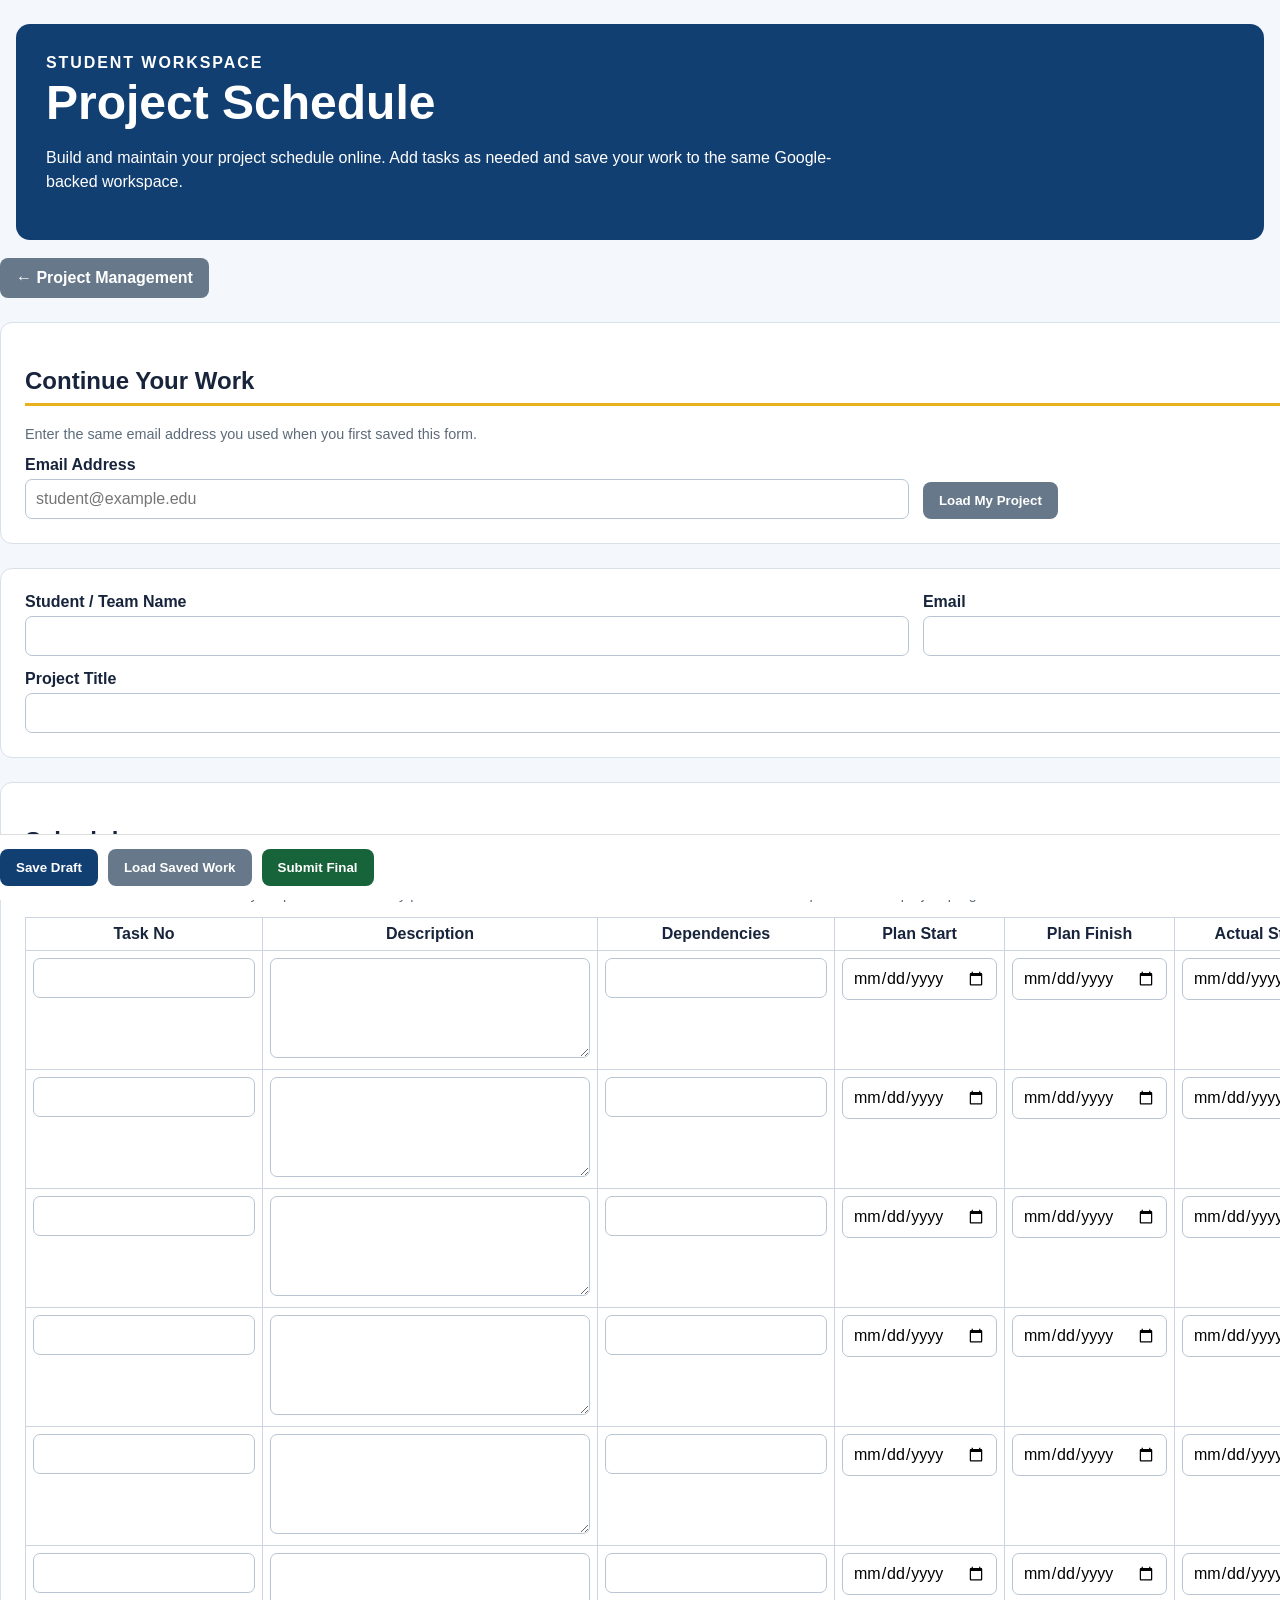
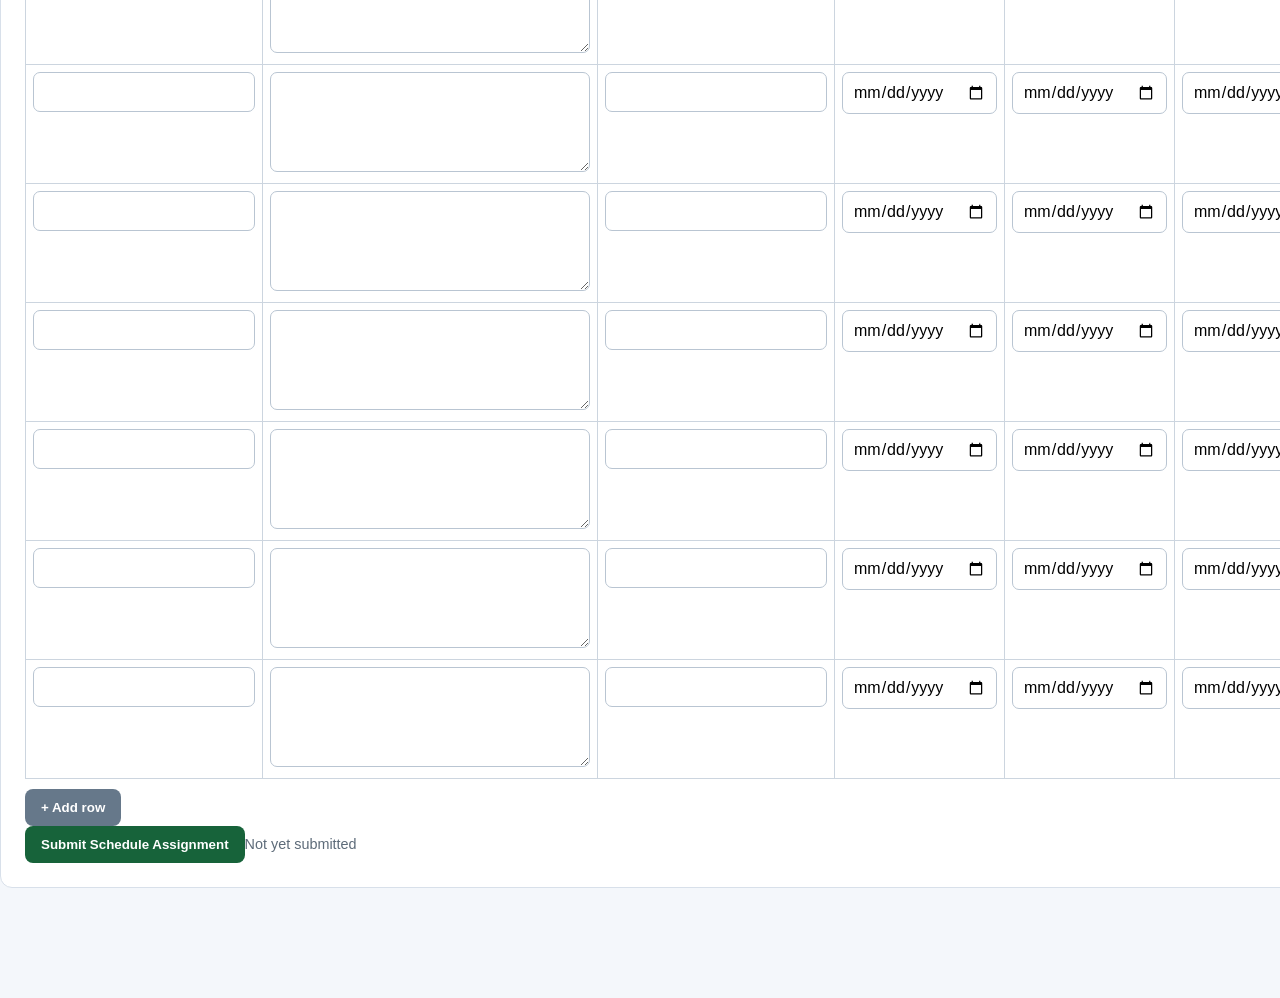
<file: project-schedule-form.html>
<!doctype html><html lang="en"><head><meta charset="utf-8"><meta name="viewport" content="width=device-width,initial-scale=1"><link rel="stylesheet" href="assets/style.css"><title>Project Schedule Form</title></head><body class="schedule-page"><header class="site-header"><div class="wrap"><div class="eyebrow">Student Workspace</div><h1>Project Schedule</h1><p class="lead">Build and maintain your project schedule online. Add tasks as needed and save your work to the same Google-backed workspace.</p></div></header><main class="wrap"><div class="nav"><a class="btn secondary" href="project-management.html">← Project Management</a></div><section class="form-section load-panel"><h2 class="section-title">Continue Your Work</h2><p class="help">Enter the same email address you used when you first saved this form.</p><div class="form-grid"><div><label>Email Address</label><input type="email" id="loadEmail" placeholder="student@example.edu"></div><div style="align-self:end"><button type="button" class="secondary" id="loadByEmail">Load My Project</button></div></div></section><form data-formtype="project-schedule"><input type="hidden" name="recordId"><section class="form-section"><div class="form-grid"><div><label>Student / Team Name</label><input name="studentTeam" required></div><div><label>Email</label><input type="email" name="email" required></div><div class="full"><label>Project Title</label><input name="projectTitle" required></div></div></section><section class="form-section"><h2 class="section-title">Schedule</h2><p class="help">Use task numbers to show hierarchy. Dependencies identify predecessor task numbers. Planned and actual dates can be updated as the project progresses.</p><table class="repeat" id="schedule"><thead><tr><th>Task No</th><th>Description</th><th>Dependencies</th><th>Plan Start</th><th>Plan Finish</th><th>Actual Start</th><th>Actual Finish</th><th>No. Days</th><th></th></tr></thead><tbody><tr><td><input data-field="Task No"></td><td><textarea data-field="Description"></textarea></td><td><input data-field="Dependencies"></td><td><input type="date" data-field="Plan Start"></td><td><input type="date" data-field="Plan Finish"></td><td><input type="date" data-field="Actual Start"></td><td><input type="date" data-field="Actual Finish"></td><td><input data-field="No. Days"></td><td><button type="button" class="danger remove-row">×</button></td></tr><tr><td><input data-field="Task No"></td><td><textarea data-field="Description"></textarea></td><td><input data-field="Dependencies"></td><td><input type="date" data-field="Plan Start"></td><td><input type="date" data-field="Plan Finish"></td><td><input type="date" data-field="Actual Start"></td><td><input type="date" data-field="Actual Finish"></td><td><input data-field="No. Days"></td><td><button type="button" class="danger remove-row">×</button></td></tr><tr><td><input data-field="Task No"></td><td><textarea data-field="Description"></textarea></td><td><input data-field="Dependencies"></td><td><input type="date" data-field="Plan Start"></td><td><input type="date" data-field="Plan Finish"></td><td><input type="date" data-field="Actual Start"></td><td><input type="date" data-field="Actual Finish"></td><td><input data-field="No. Days"></td><td><button type="button" class="danger remove-row">×</button></td></tr><tr><td><input data-field="Task No"></td><td><textarea data-field="Description"></textarea></td><td><input data-field="Dependencies"></td><td><input type="date" data-field="Plan Start"></td><td><input type="date" data-field="Plan Finish"></td><td><input type="date" data-field="Actual Start"></td><td><input type="date" data-field="Actual Finish"></td><td><input data-field="No. Days"></td><td><button type="button" class="danger remove-row">×</button></td></tr><tr><td><input data-field="Task No"></td><td><textarea data-field="Description"></textarea></td><td><input data-field="Dependencies"></td><td><input type="date" data-field="Plan Start"></td><td><input type="date" data-field="Plan Finish"></td><td><input type="date" data-field="Actual Start"></td><td><input type="date" data-field="Actual Finish"></td><td><input data-field="No. Days"></td><td><button type="button" class="danger remove-row">×</button></td></tr><tr><td><input data-field="Task No"></td><td><textarea data-field="Description"></textarea></td><td><input data-field="Dependencies"></td><td><input type="date" data-field="Plan Start"></td><td><input type="date" data-field="Plan Finish"></td><td><input type="date" data-field="Actual Start"></td><td><input type="date" data-field="Actual Finish"></td><td><input data-field="No. Days"></td><td><button type="button" class="danger remove-row">×</button></td></tr><tr><td><input data-field="Task No"></td><td><textarea data-field="Description"></textarea></td><td><input data-field="Dependencies"></td><td><input type="date" data-field="Plan Start"></td><td><input type="date" data-field="Plan Finish"></td><td><input type="date" data-field="Actual Start"></td><td><input type="date" data-field="Actual Finish"></td><td><input data-field="No. Days"></td><td><button type="button" class="danger remove-row">×</button></td></tr><tr><td><input data-field="Task No"></td><td><textarea data-field="Description"></textarea></td><td><input data-field="Dependencies"></td><td><input type="date" data-field="Plan Start"></td><td><input type="date" data-field="Plan Finish"></td><td><input type="date" data-field="Actual Start"></td><td><input type="date" data-field="Actual Finish"></td><td><input data-field="No. Days"></td><td><button type="button" class="danger remove-row">×</button></td></tr><tr><td><input data-field="Task No"></td><td><textarea data-field="Description"></textarea></td><td><input data-field="Dependencies"></td><td><input type="date" data-field="Plan Start"></td><td><input type="date" data-field="Plan Finish"></td><td><input type="date" data-field="Actual Start"></td><td><input type="date" data-field="Actual Finish"></td><td><input data-field="No. Days"></td><td><button type="button" class="danger remove-row">×</button></td></tr><tr><td><input data-field="Task No"></td><td><textarea data-field="Description"></textarea></td><td><input data-field="Dependencies"></td><td><input type="date" data-field="Plan Start"></td><td><input type="date" data-field="Plan Finish"></td><td><input type="date" data-field="Actual Start"></td><td><input type="date" data-field="Actual Finish"></td><td><input data-field="No. Days"></td><td><button type="button" class="danger remove-row">×</button></td></tr><tr><td><input data-field="Task No"></td><td><textarea data-field="Description"></textarea></td><td><input data-field="Dependencies"></td><td><input type="date" data-field="Plan Start"></td><td><input type="date" data-field="Plan Finish"></td><td><input type="date" data-field="Actual Start"></td><td><input type="date" data-field="Actual Finish"></td><td><input data-field="No. Days"></td><td><button type="button" class="danger remove-row">×</button></td></tr><tr><td><input data-field="Task No"></td><td><textarea data-field="Description"></textarea></td><td><input data-field="Dependencies"></td><td><input type="date" data-field="Plan Start"></td><td><input type="date" data-field="Plan Finish"></td><td><input type="date" data-field="Actual Start"></td><td><input type="date" data-field="Actual Finish"></td><td><input data-field="No. Days"></td><td><button type="button" class="danger remove-row">×</button></td></tr></tbody></table><button type="button" class="secondary add-row" data-table="schedule">+ Add row</button><div class="assignment-actions"><button type="button" class="final" data-submit-assignment="schedule">Submit Schedule Assignment</button><span class="help" data-assignment-status="schedule">Not yet submitted</span></div></section><div class="actions"><button type="button" id="saveDraft">Save Draft</button><button type="button" class="secondary" id="loadSaved">Load Saved Work</button><button type="button" class="final" id="submitFinal">Submit Final</button></div><div id="status" class="status" aria-live="polite"></div></form></main><script>
const ENDPOINT = "https://script.google.com/macros/s/AKfycby_081Jw4wJpxCyVWt7ig962isqKTULkVBSA24NgdzTlSlfjLYQu4fgpLpsYik9DXpn/exec";
const form=document.querySelector('form'); const statusEl=document.getElementById('status');
function tableData(table){return [...table.tBodies[0].rows].map(r=>{let o={};r.querySelectorAll('[data-field]').forEach(x=>o[x.dataset.field]=x.value);return o}).filter(o=>Object.values(o).some(v=>v));}
function payload(mode,assignmentKey=''){let data={}; new FormData(form).forEach((v,k)=>data[k]=v); document.querySelectorAll('table.repeat').forEach(t=>data[t.id]=tableData(t)); if(assignmentKey)data.assignmentKey=assignmentKey; return {action:'save',formType:form.dataset.formtype,mode,data};}
async function save(mode,assignmentKey=''){if(ENDPOINT.startsWith('PASTE_')){statusEl.textContent='Setup required: paste your deployed Google Apps Script Web App URL into this page.';return;} statusEl.textContent='Saving…'; try{let r=await fetch(ENDPOINT,{method:'POST',headers:{'Content-Type':'text/plain;charset=utf-8'},body:JSON.stringify(payload(mode,assignmentKey))});let j=await r.json(); if(!j.ok)throw Error(j.error||'Save failed'); form.elements.recordId.value=j.recordId; localStorage.setItem(form.dataset.formtype+'RecordId',j.recordId); statusEl.textContent=(assignmentKey?'Assignment submitted':(mode==='final'?'Final submitted':'Draft saved'))+' — '+new Date().toLocaleString();if(assignmentKey)markAssignmentSubmitted(assignmentKey,new Date().toISOString());}catch(e){statusEl.textContent='Could not save: '+e.message;}}
async function loadRecord(){
  const typed=(document.getElementById('loadEmail')?.value||'').trim().toLowerCase();
  const formEmail=(form.elements.email?.value||'').trim().toLowerCase();
  const email=typed||formEmail;
  if(!email){statusEl.textContent='Enter your email address to load saved work.';return;}
  if(ENDPOINT.startsWith('PASTE_')){statusEl.textContent='Setup required: paste your deployed Google Apps Script Web App URL into this page.';return;}
  statusEl.textContent='Loading…';
  try{let r=await fetch(ENDPOINT,{method:'POST',headers:{'Content-Type':'text/plain;charset=utf-8'},body:JSON.stringify({action:'loadByEmail',formType:form.dataset.formtype,email:email})});let j=await r.json();if(!j.ok)throw Error(j.error||'Load failed');Object.entries(j.data||{}).forEach(([k,v])=>{let e=form.elements[k];if(e&&!Array.isArray(v)&&typeof v!=='object')e.value=v??'';});document.querySelectorAll('table.repeat').forEach(t=>{let rows=j.data[t.id];if(Array.isArray(rows)){t.tBodies[0].innerHTML='';if(rows.length)rows.forEach(o=>addRow(t,o));else addRow(t,{});}});form.elements.recordId.value=j.data.recordId||'';localStorage.setItem(form.dataset.formtype+'RecordId',j.data.recordId||'');if(document.getElementById('loadEmail'))document.getElementById('loadEmail').value=email;renderAssignmentStatus(j.data.assignmentStatus||{});statusEl.textContent='Saved work loaded for '+email+'.';}catch(e){statusEl.textContent='Could not load: '+e.message;}}
function addRow(t,o={}){let proto=t.tBodies[0].rows[0];let tr=proto?proto.cloneNode(true):document.createElement('tr');if(!proto){let cols=[...t.tHead.rows[0].cells].slice(0,-1);cols.forEach(c=>{let td=document.createElement('td'),i=document.createElement('input');i.dataset.field=c.textContent;td.append(i);tr.append(td)});let td=document.createElement('td');td.innerHTML='<button type="button" class="danger remove-row">×</button>';tr.append(td)}tr.querySelectorAll('[data-field]').forEach(x=>x.value=o[x.dataset.field]||'');t.tBodies[0].append(tr)}
document.addEventListener('click',e=>{if(e.target.classList.contains('add-row'))addRow(document.getElementById(e.target.dataset.table));if(e.target.classList.contains('remove-row')){let b=e.target.closest('tbody');if(b.rows.length>1)e.target.closest('tr').remove();}});document.getElementById('saveDraft').onclick=()=>save('draft');document.getElementById('submitFinal').onclick=()=>save('final');document.getElementById('loadSaved').onclick=loadRecord;document.getElementById('loadByEmail').onclick=loadRecord;

const assignmentLabels={definition:'Business Case & Project Definition',deliverables:'Deliverables & Tasks',wbs:'Work Breakdown Structure / Scope',risks:'Risk Management',assumptions:'Assumptions & Constraints',milestones:'Milestones & Contacts',schedule:'Project Schedule'};
function markAssignmentSubmitted(key,iso){const el=document.querySelector('[data-assignment-status="'+key+'"]');if(el)el.textContent='Submitted '+new Date(iso).toLocaleString();}
function renderAssignmentStatus(st){Object.keys(assignmentLabels).forEach(k=>{const x=st[k]||{};const el=document.querySelector('[data-assignment-status="'+k+'"]');if(el)el.textContent=x.submitted?'Submitted '+new Date(x.submittedAt).toLocaleString():'Not yet submitted';});}
document.querySelectorAll('[data-submit-assignment]').forEach(b=>b.addEventListener('click',()=>save('draft',b.dataset.submitAssignment)));
</script></body></html>
</file>
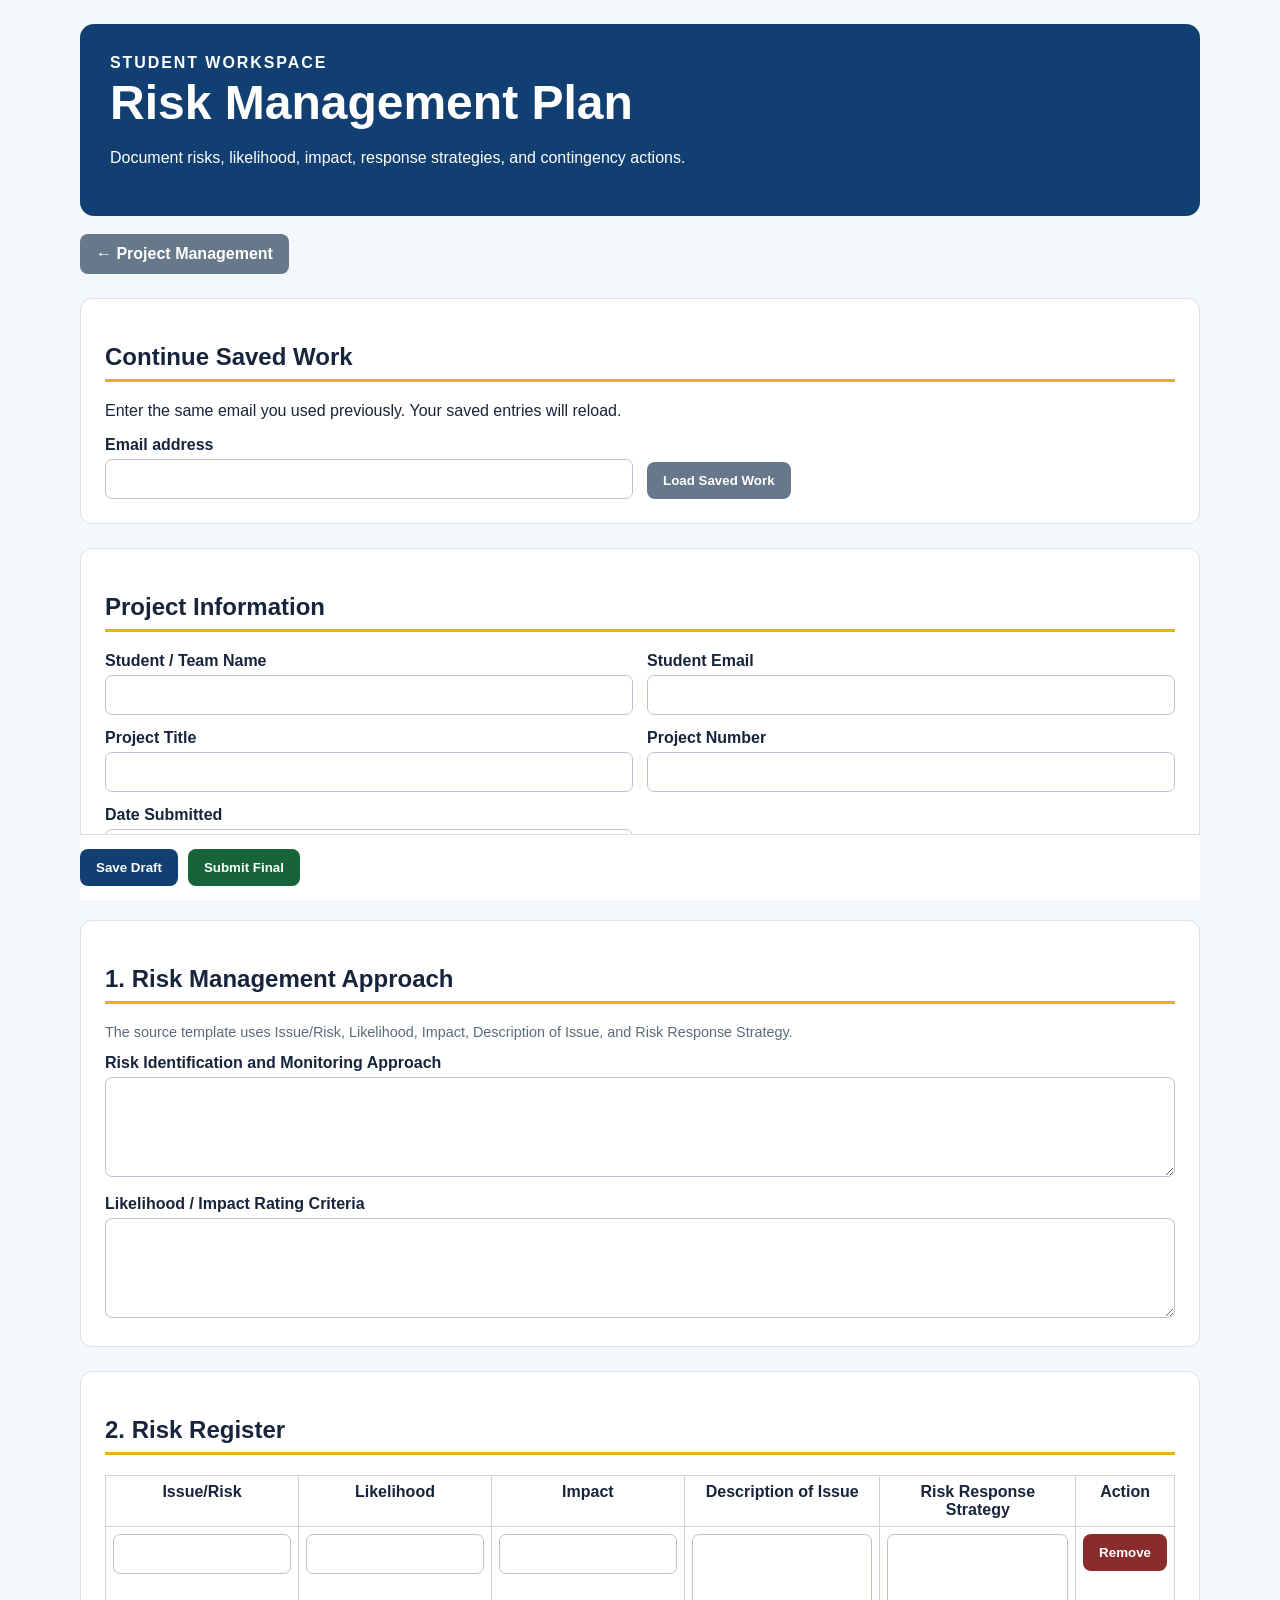
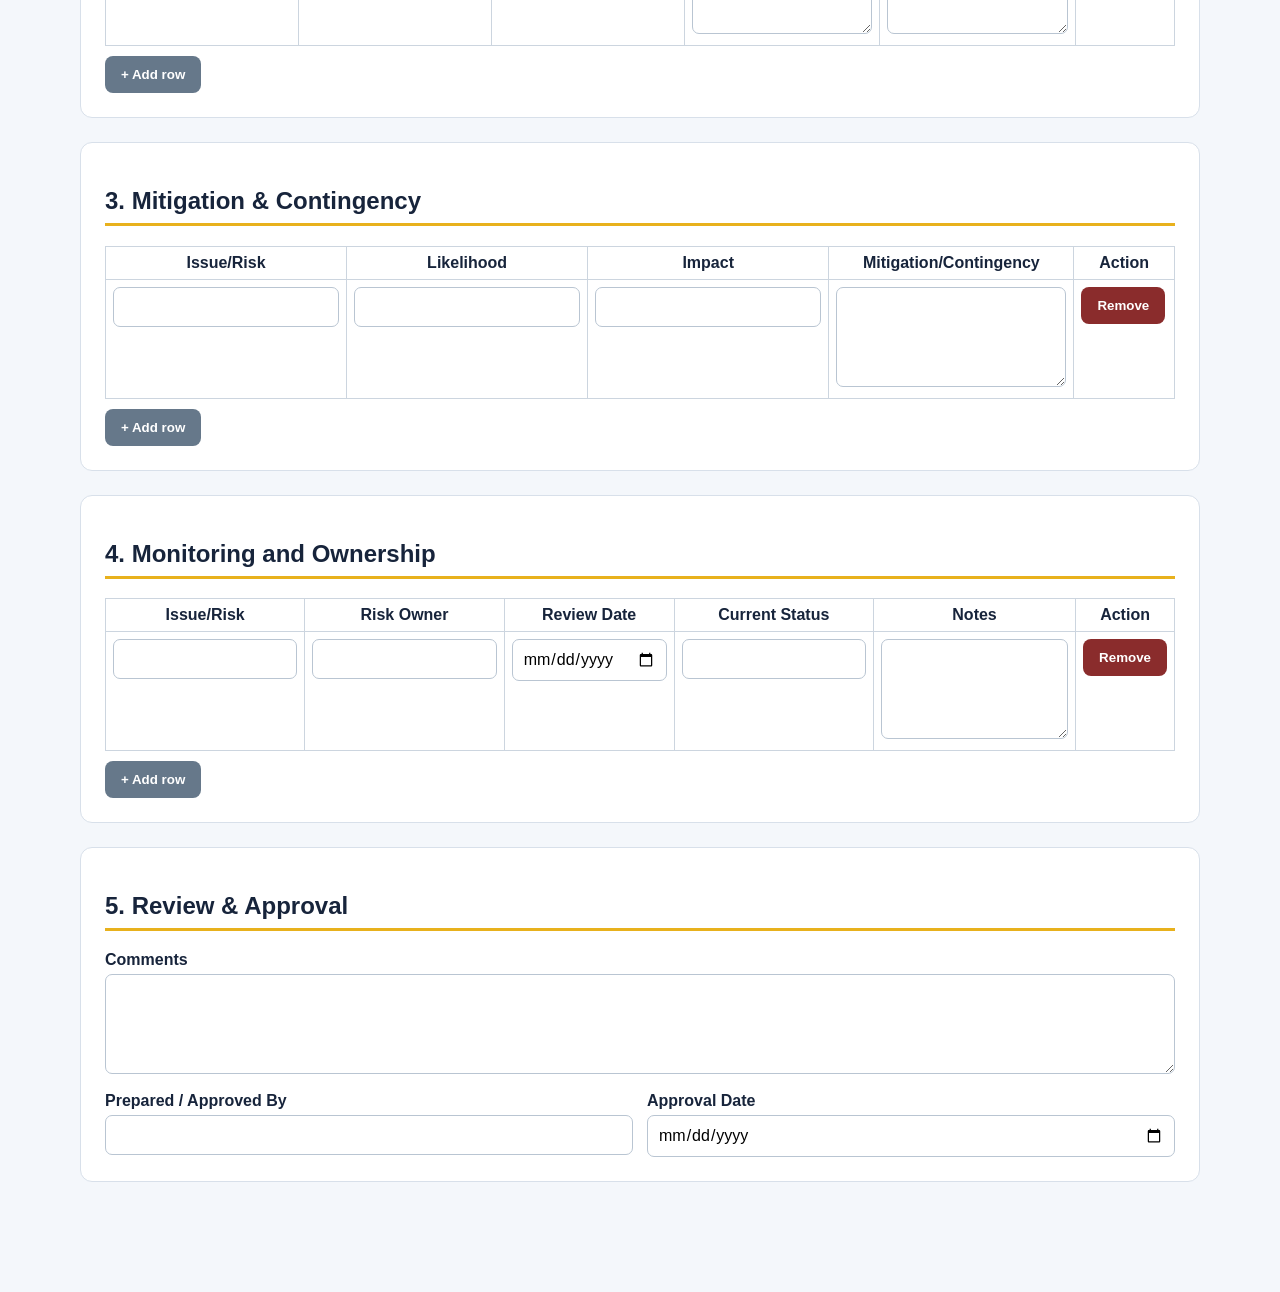
<file: risk-management-form.html>
<!doctype html><html lang="en"><head><meta charset="utf-8"><meta name="viewport" content="width=device-width,initial-scale=1"><link rel="stylesheet" href="assets/style.css"><title>Risk Management Plan</title></head><body class="plan-page"><header class="site-header"><div class="wrap"><div class="eyebrow">Student Workspace</div><h1>Risk Management Plan</h1><p class="lead">Document risks, likelihood, impact, response strategies, and contingency actions.</p></div></header><main class="wrap"><div class="nav"><a class="btn secondary" href="project-management.html">← Project Management</a></div><section class="form-section load-panel"><h2 class="section-title">Continue Saved Work</h2><p>Enter the same email you used previously. Your saved entries will reload.</p><div class="form-grid"><div><label for="loadEmail">Email address</label><input type="email" id="loadEmail" autocomplete="email"></div><div style="align-self:end"><button type="button" class="secondary" id="loadSaved">Load Saved Work</button></div></div></section><form data-formtype="risk-management"><input type="hidden" name="recordId"><section class="form-section"><h2 class="section-title">Project Information</h2><div class="form-grid"><div class=""><label for="studentTeam">Student / Team Name</label><input id="studentTeam" name="studentTeam" type="text"></div><div class=""><label for="email">Student Email</label><input id="email" name="email" type="email"></div><div class=""><label for="projectTitle">Project Title</label><input id="projectTitle" name="projectTitle" type="text"></div><div class=""><label for="projectNo">Project Number</label><input id="projectNo" name="projectNo" type="text"></div><div class=""><label for="dateSubmitted">Date Submitted</label><input id="dateSubmitted" name="dateSubmitted" type="date"></div></div></section><section class="form-section"><h2 class="section-title">1. Risk Management Approach</h2><p class="help">The source template uses Issue/Risk, Likelihood, Impact, Description of Issue, and Risk Response Strategy.</p><div class="form-grid"><div class="full"><label for="riskApproach">Risk Identification and Monitoring Approach</label><textarea id="riskApproach" name="riskApproach"></textarea></div><div class="full"><label for="riskScoring">Likelihood / Impact Rating Criteria</label><textarea id="riskScoring" name="riskScoring"></textarea></div></div></section><section class="form-section"><h2 class="section-title">2. Risk Register</h2><div class="table-scroll"><table class="repeat" id="riskRegister"><thead><tr><th data-field="Issue/Risk" data-type="text">Issue/Risk</th><th data-field="Likelihood" data-type="text">Likelihood</th><th data-field="Impact" data-type="text">Impact</th><th data-field="Description of Issue" data-type="textarea">Description of Issue</th><th data-field="Risk Response Strategy" data-type="textarea">Risk Response Strategy</th><th>Action</th></tr></thead><tbody></tbody></table></div><button type="button" class="secondary" data-add="riskRegister">+ Add row</button></section><section class="form-section"><h2 class="section-title">3. Mitigation & Contingency</h2><div class="table-scroll"><table class="repeat" id="mitigation"><thead><tr><th data-field="Issue/Risk" data-type="text">Issue/Risk</th><th data-field="Likelihood" data-type="text">Likelihood</th><th data-field="Impact" data-type="text">Impact</th><th data-field="Mitigation/Contingency" data-type="textarea">Mitigation/Contingency</th><th>Action</th></tr></thead><tbody></tbody></table></div><button type="button" class="secondary" data-add="mitigation">+ Add row</button></section><section class="form-section"><h2 class="section-title">4. Monitoring and Ownership</h2><div class="table-scroll"><table class="repeat" id="monitoring"><thead><tr><th data-field="Issue/Risk" data-type="text">Issue/Risk</th><th data-field="Risk Owner" data-type="text">Risk Owner</th><th data-field="Review Date" data-type="date">Review Date</th><th data-field="Current Status" data-type="text">Current Status</th><th data-field="Notes" data-type="textarea">Notes</th><th>Action</th></tr></thead><tbody></tbody></table></div><button type="button" class="secondary" data-add="monitoring">+ Add row</button></section><section class="form-section"><h2 class="section-title">5. Review & Approval</h2><div class="form-grid"><div class="full"><label for="comments">Comments</label><textarea id="comments" name="comments"></textarea></div><div class=""><label for="studentApproval">Prepared / Approved By</label><input id="studentApproval" name="studentApproval" type="text"></div><div class=""><label for="approvalDate">Approval Date</label><input id="approvalDate" name="approvalDate" type="date"></div></div></section><div class="actions"><button type="button" id="saveDraft">Save Draft</button><button type="button" class="final" id="submitFinal">Submit Final</button></div><div class="status" id="status" aria-live="polite"></div></form></main>
  <script>
    const ENDPOINT='https://script.google.com/macros/s/AKfycby_081Jw4wJpxCyVWt7ig962isqKTULkVBSA24NgdzTlSlfjLYQu4fgpLpsYik9DXpn/exec';
const form=document.querySelector('form'),statusEl=document.getElementById('status');
function rows(t){return [...t.tBodies[0].rows].map(r=>{let o={};r.querySelectorAll('[data-field]').forEach(x=>o[x.dataset.field]=x.value);return o}).filter(o=>Object.values(o).some(Boolean));}
function makeRow(t,values={}){const tr=document.createElement('tr');[...t.tHead.rows[0].cells].slice(0,-1).forEach(h=>{const td=document.createElement('td');const name=h.dataset.field;const type=h.dataset.type||'text';const el=(type==='textarea'?document.createElement('textarea'):document.createElement('input'));if(type!=='textarea')el.type=type;el.dataset.field=name;el.value=values[name]||'';td.append(el);tr.append(td)});const td=document.createElement('td');const b=document.createElement('button');b.type='button';b.className='danger';b.textContent='Remove';b.onclick=()=>{if(t.tBodies[0].rows.length>1)tr.remove();else tr.querySelectorAll('input,textarea').forEach(x=>x.value='')};td.append(b);tr.append(td);t.tBodies[0].append(tr)}
document.querySelectorAll('table.repeat').forEach(t=>makeRow(t));document.querySelectorAll('[data-add]').forEach(b=>b.onclick=()=>makeRow(document.getElementById(b.dataset.add)));
function collect(){const d={};new FormData(form).forEach((v,k)=>d[k]=v);document.querySelectorAll('table.repeat').forEach(t=>d[t.id]=rows(t));return d}
async function send(req){if(ENDPOINT.startsWith('PASTE_'))throw Error('Paste your Apps Script /exec URL into this HTML file first.');const r=await fetch(ENDPOINT,{method:'POST',headers:{'Content-Type':'text/plain;charset=utf-8'},body:JSON.stringify(req)});const j=await r.json();if(!j.ok)throw Error(j.error||'Request failed');return j}
async function save(mode){statusEl.textContent='Saving…';try{const d=collect();if(!d.email.trim())throw Error('Enter your email address first.');const j=await send({action:'save',formType:form.dataset.formtype,mode,data:d});form.elements.recordId.value=j.recordId;statusEl.textContent=(mode==='final'?'Final submitted':'Draft saved')+' successfully.'}catch(e){statusEl.textContent='Could not save: '+e.message}}
async function load(){statusEl.textContent='Loading…';try{const email=(document.getElementById('loadEmail').value||form.elements.email.value).trim();if(!email)throw Error('Enter your email address.');const j=await send({action:'loadByEmail',formType:form.dataset.formtype,email});const d=j.data||{};Object.entries(d).forEach(([k,v])=>{const el=form.elements[k];if(el&&!Array.isArray(v)&&typeof v!=='object')el.value=v??''});document.querySelectorAll('table.repeat').forEach(t=>{t.tBodies[0].replaceChildren();(d[t.id]?.length?d[t.id]:[{}]).forEach(x=>makeRow(t,x))});statusEl.textContent='Saved work loaded for '+email+'.'}catch(e){statusEl.textContent='Could not load: '+e.message}}
document.getElementById('saveDraft').onclick=()=>save('draft');document.getElementById('submitFinal').onclick=()=>save('final');document.getElementById('loadSaved').onclick=load;
</script></body></html>
</file>
<file: assets/style.css>
*{box-sizing:border-box}body{margin:0;font-family:Arial,Helvetica,sans-serif;background:#f4f7fb;color:#17243b}.wrap{width:min(1120px,calc(100% - 32px));margin:auto}.site-header{background:#123f72;color:white;margin:24px auto 0;width:min(1120px,calc(100% - 32px));border-radius:14px;padding:30px}.site-header .wrap{width:100%}.site-header h1{margin:.2rem 0;font-size:clamp(1.8rem,4vw,3rem)}.lead{max-width:800px;line-height:1.5}.eyebrow{text-transform:uppercase;letter-spacing:.12em;font-weight:bold}.grid{display:grid;grid-template-columns:repeat(auto-fit,minmax(240px,1fr));gap:18px;margin:28px 0}.card,.resource-link{display:block;background:white;border:1px solid #d8e0ea;border-radius:12px;padding:20px;text-decoration:none;color:#123f72;box-shadow:0 2px 8px #0001}.lesson-num{font-weight:bold;color:#52708e}.resources-section,.form-section{background:white;border:1px solid #d8e0ea;border-radius:12px;padding:24px;margin:24px 0}.resource-links{display:flex;gap:12px;flex-wrap:wrap}.resource-link{padding:14px 18px}.btn,button{display:inline-block;background:#123f72;color:white;border:0;border-radius:8px;padding:11px 16px;text-decoration:none;font-weight:bold;cursor:pointer}.btn.secondary,button.secondary{background:#66788a}.btn.final,button.final{background:#17633a}.footer{text-align:center;padding:32px;color:#607080}.form-grid{display:grid;grid-template-columns:repeat(2,minmax(0,1fr));gap:14px}.full{grid-column:1/-1}label{display:block;font-weight:bold;margin-bottom:5px}input,textarea,select{width:100%;padding:10px;border:1px solid #b9c5d2;border-radius:7px;font:inherit}textarea{min-height:100px;resize:vertical}.help{font-size:.9rem;color:#5d6b79;font-weight:normal}.repeat{width:100%;border-collapse:collapse;margin:10px 0}.repeat th,.repeat td{border:1px solid #ccd5df;padding:7px;vertical-align:top}.repeat input,.repeat textarea,.repeat select{min-width:90px}.actions{display:flex;gap:10px;flex-wrap:wrap;position:sticky;bottom:0;background:#fff;padding:14px 0;border-top:1px solid #ddd}.status{padding:10px 0;font-weight:bold}.nav{margin:18px 0}.section-title{border-bottom:3px solid #e8b11d;padding-bottom:8px}.danger{background:#8a2c2c} @media(max-width:700px){.form-grid{grid-template-columns:1fr}.repeat{display:block;overflow-x:auto}.site-header{padding:20px}}
/* Wide schedule workspace: the white card grows with the non-wrapping schedule fields. */
body.schedule-page .wrap{width:fit-content;min-width:min(1120px,calc(100% - 32px));max-width:none;margin-left:auto;margin-right:auto}
body.schedule-page .site-header{width:min(1500px,calc(100% - 32px));max-width:none}
body.schedule-page .site-header .wrap{width:100%;min-width:0}
body.schedule-page .form-section{width:fit-content;min-width:100%;max-width:none}
body.schedule-page table.repeat{width:max-content;min-width:100%;table-layout:auto}
body.schedule-page table.repeat th,body.schedule-page table.repeat td{white-space:nowrap}
body.schedule-page table.repeat input,body.schedule-page table.repeat textarea{min-width:125px;white-space:nowrap}
body.schedule-page table.repeat td:nth-child(2) textarea{width:320px;min-width:320px;resize:vertical}
body.schedule-page table.repeat input[type=date]{min-width:145px}
body.schedule-page .actions{min-width:100%}
</file>
